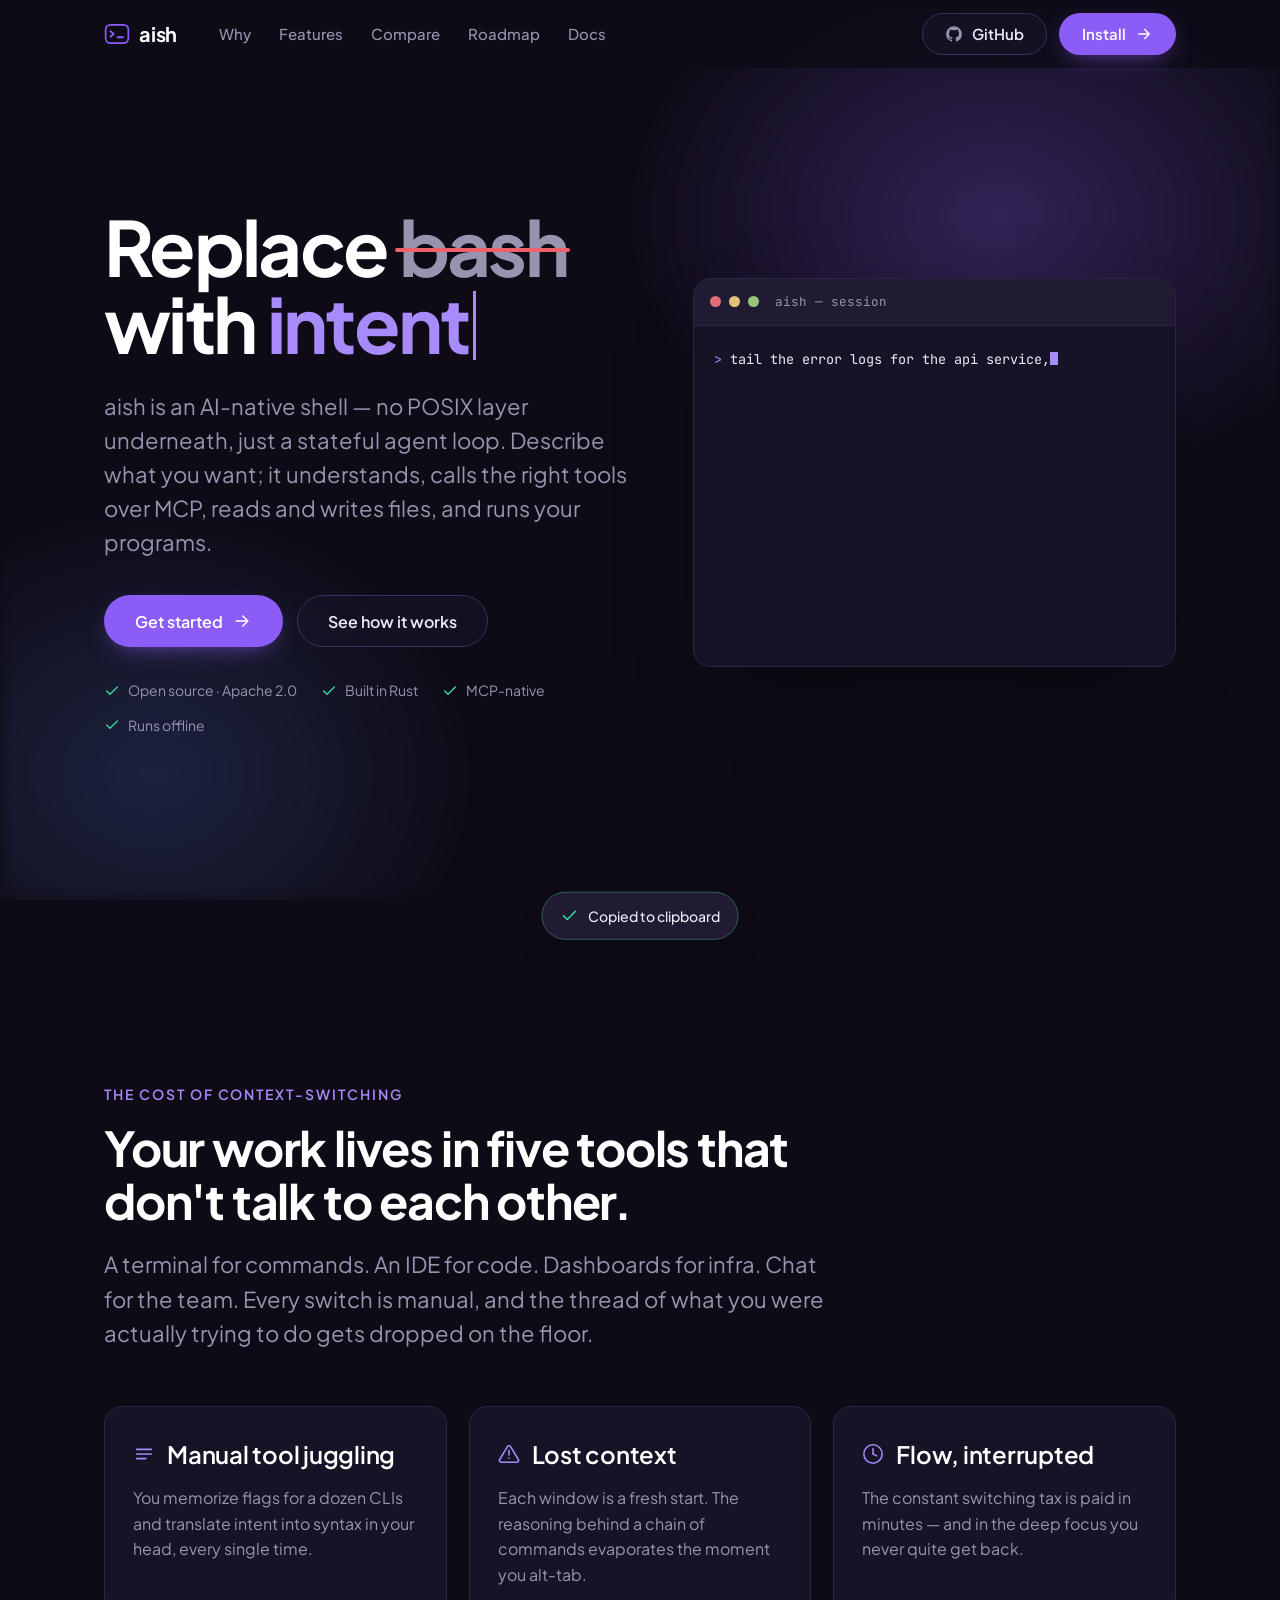
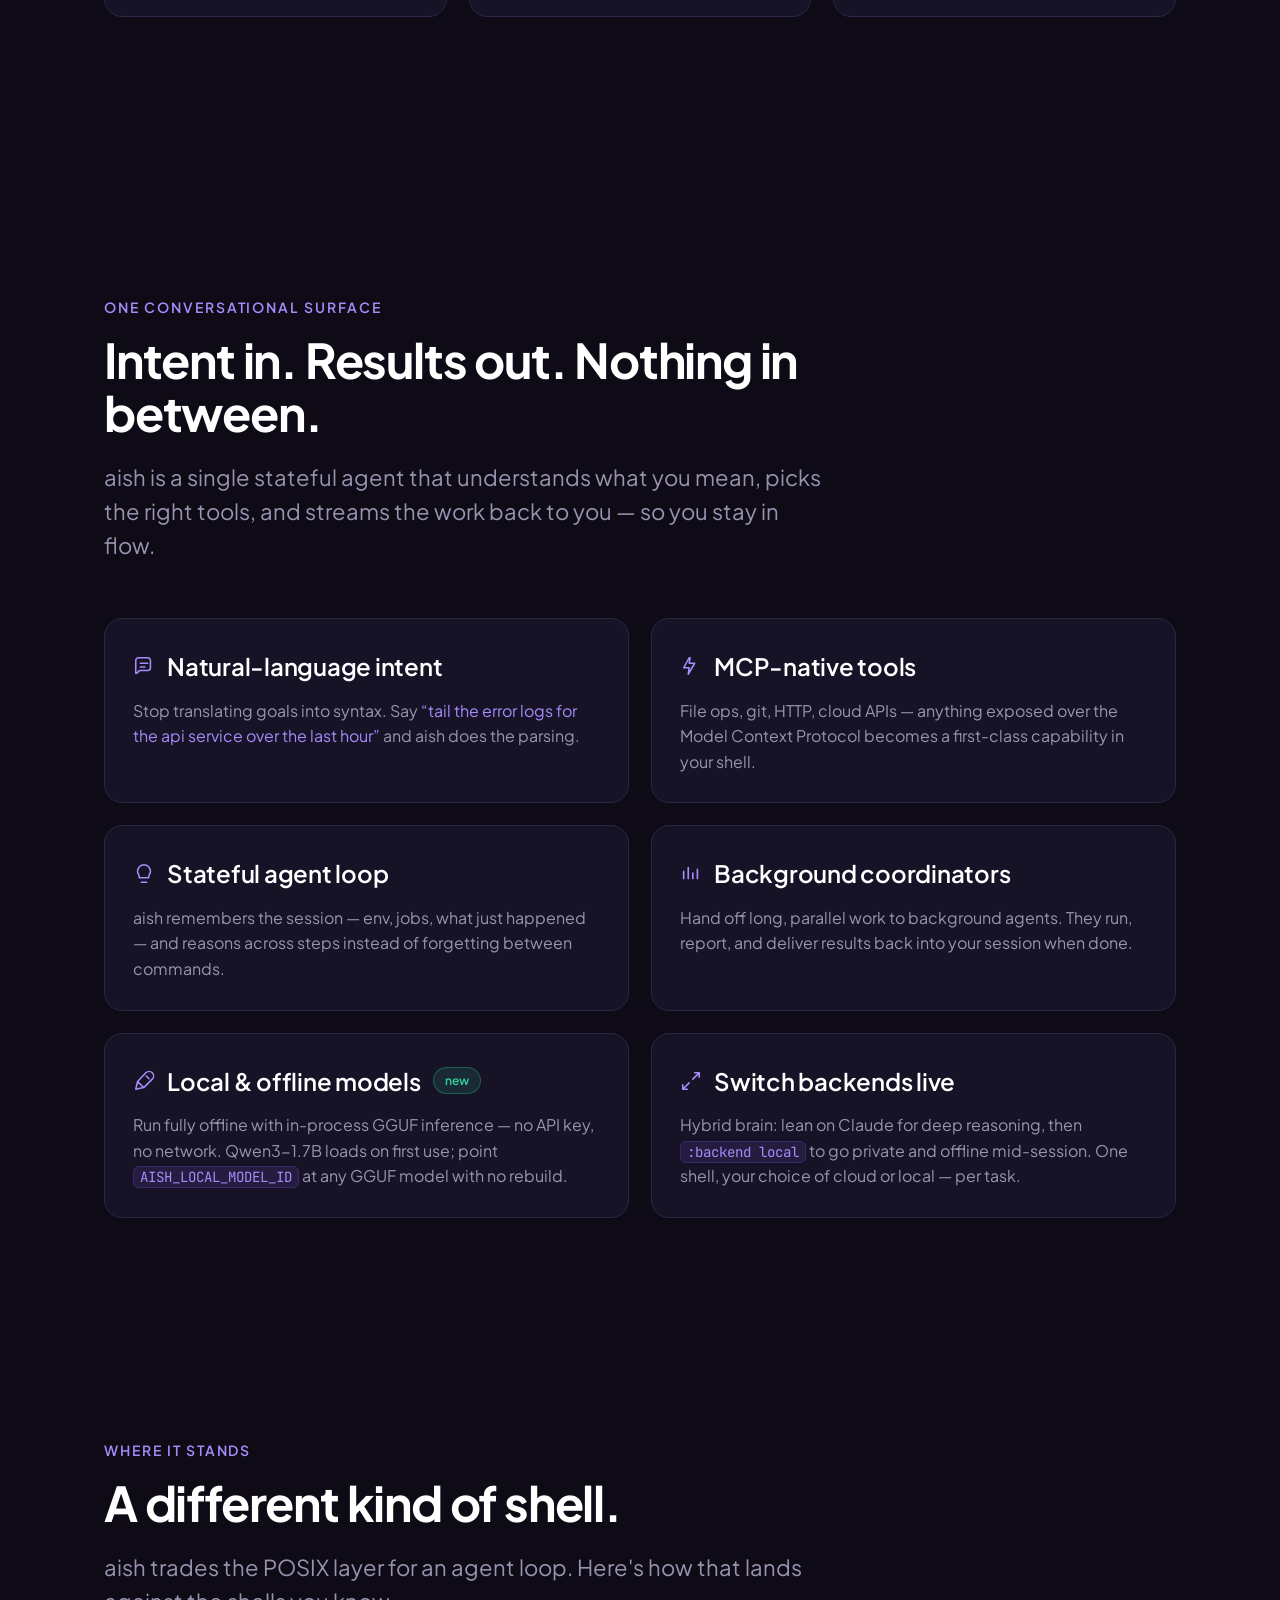
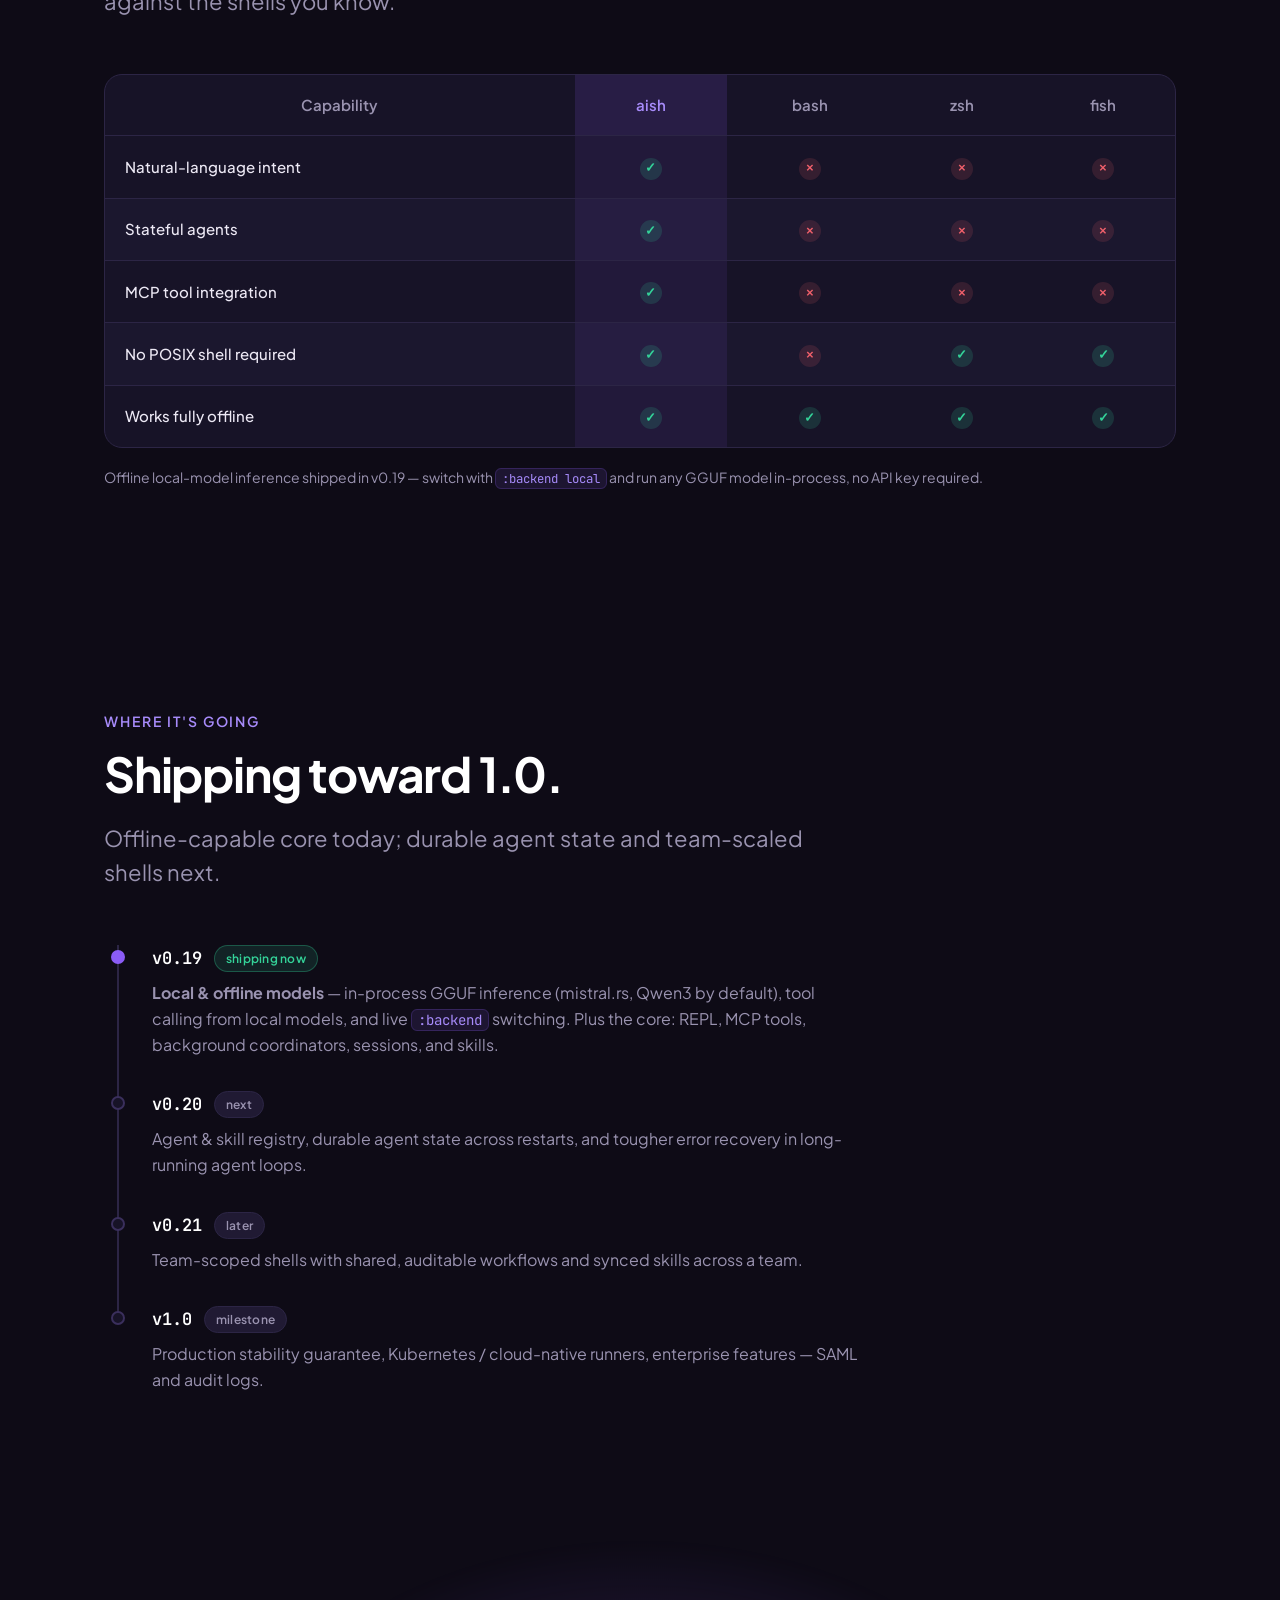
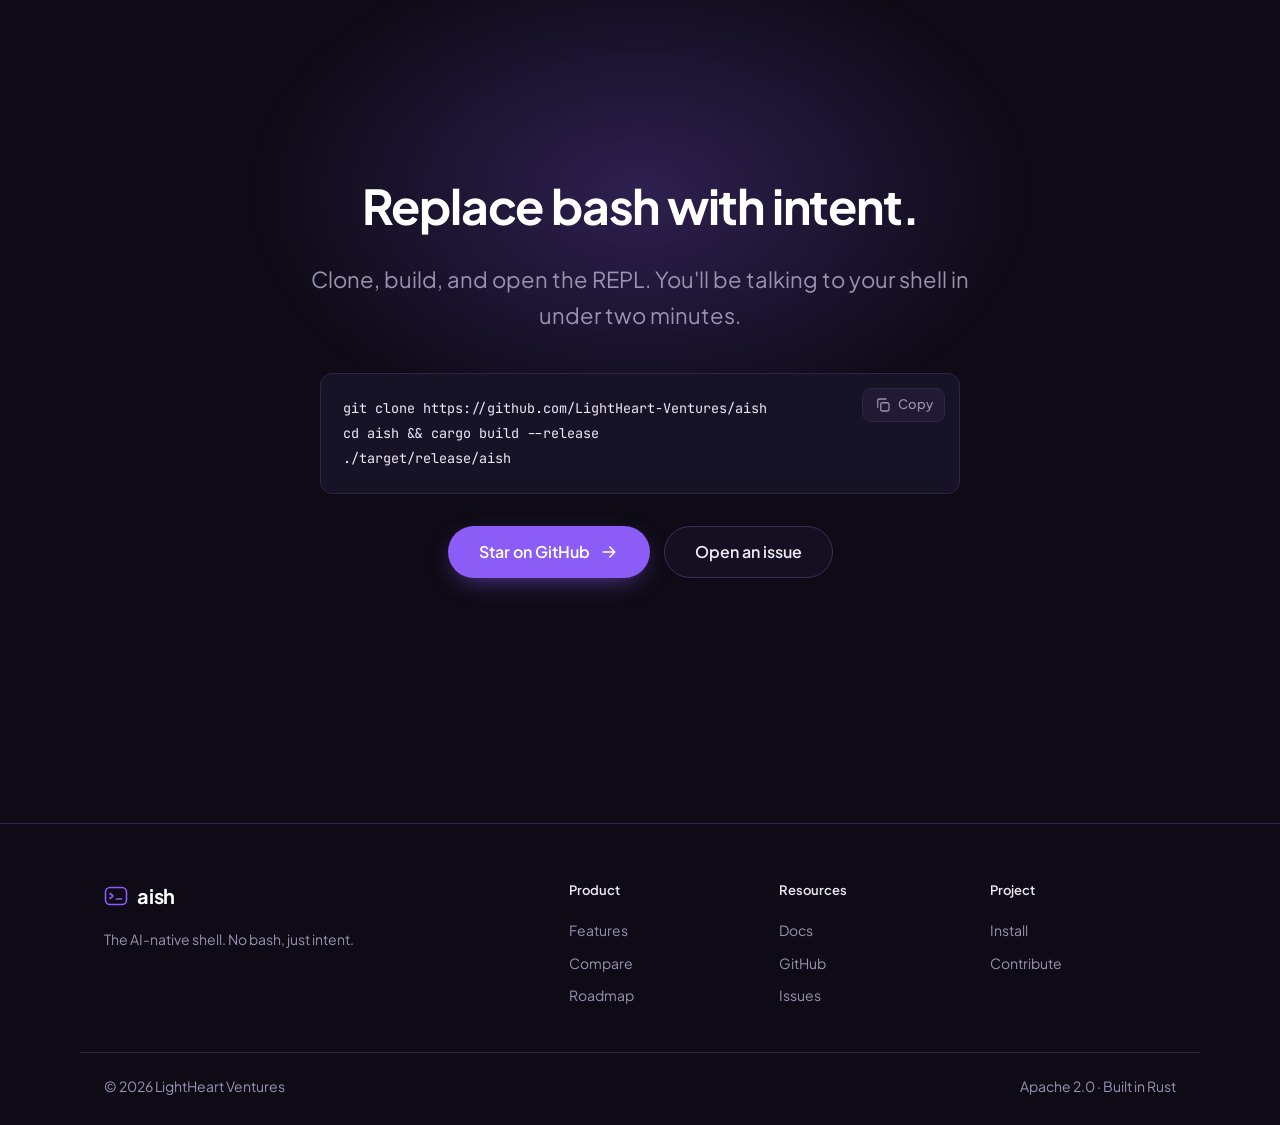
<file: site/index.html>
<!DOCTYPE html>
<html lang="en">
<head>
  <meta charset="UTF-8" />
  <meta name="viewport" content="width=device-width, initial-scale=1.0, viewport-fit=cover" />
  <meta name="theme-color" content="#0E0B16" />
  <title>aish — The AI-native shell</title>
  <meta name="description" content="aish is an AI-native shell. No bash, just intent. Describe what you want; aish understands, delegates to tools via MCP, and streams results back — keeping you in flow." />

  <meta property="og:title" content="aish — The AI-native shell" />
  <meta property="og:description" content="Replace bash with intent. A stateful agent loop that understands you, manages tools via MCP, and runs your workflows — on Claude or fully offline with local models." />
  <meta property="og:type" content="website" />

  <link rel="preconnect" href="https://fonts.googleapis.com" />
  <link rel="preconnect" href="https://fonts.gstatic.com" crossorigin />
  <link href="https://fonts.googleapis.com/css2?family=Plus+Jakarta+Sans:wght@400;500;600;700&family=JetBrains+Mono:wght@400;500;600&display=swap" rel="stylesheet" />
  <link rel="stylesheet" href="styles.css" />
</head>
<body>
  <!-- ===================== NAV ===================== -->
  <header class="nav" id="nav">
    <div class="nav__inner">
      <a class="brand" href="#top" aria-label="aish home">
        <svg class="brand__mark" width="26" height="26" viewBox="0 0 24 24" fill="none" aria-hidden="true">
          <rect x="1.5" y="3.5" width="21" height="17" rx="4.5" stroke="currentColor" stroke-width="1.6"/>
          <path d="M6 9.5l3 2.5-3 2.5" stroke="currentColor" stroke-width="1.7" stroke-linecap="round" stroke-linejoin="round"/>
          <path d="M12.5 15h5" stroke="currentColor" stroke-width="1.7" stroke-linecap="round"/>
        </svg>
        <span class="brand__name">aish</span>
      </a>

      <nav class="nav__links" aria-label="Primary">
        <a href="#problem">Why</a>
        <a href="#features">Features</a>
        <a href="#compare">Compare</a>
        <a href="#roadmap">Roadmap</a>
        <a href="docs.html">Docs</a>
      </nav>

      <div class="nav__cta">
        <a class="btn btn--ghost" href="https://github.com/LightHeart-Ventures/aish" target="_blank" rel="noopener">
          <svg width="18" height="18" viewBox="0 0 24 24" fill="currentColor" aria-hidden="true"><path d="M12 1.5A10.5 10.5 0 0 0 1.5 12a10.5 10.5 0 0 0 7.18 9.96c.53.1.72-.23.72-.5v-1.9c-2.92.64-3.54-1.25-3.54-1.25-.48-1.22-1.17-1.54-1.17-1.54-.95-.65.07-.64.07-.64 1.06.08 1.62 1.09 1.62 1.09.94 1.6 2.46 1.14 3.06.87.1-.68.37-1.14.67-1.4-2.33-.27-4.78-1.17-4.78-5.2 0-1.15.41-2.08 1.08-2.82-.11-.27-.47-1.34.1-2.78 0 0 .88-.28 2.88 1.07a9.9 9.9 0 0 1 5.24 0c2-1.35 2.88-1.07 2.88-1.07.57 1.44.21 2.51.1 2.78.68.74 1.08 1.67 1.08 2.82 0 4.04-2.46 4.92-4.8 5.18.38.33.71.97.71 1.96v2.9c0 .28.19.61.73.5A10.5 10.5 0 0 0 22.5 12 10.5 10.5 0 0 0 12 1.5Z"/></svg>
          <span>GitHub</span>
        </a>
        <a class="btn btn--primary" href="#install">
          <span class="btn__label">Install</span>
          <svg class="btn__arrow" width="18" height="18" viewBox="0 0 24 24" fill="none" aria-hidden="true"><path d="M5 12h14M13 6l6 6-6 6" stroke="currentColor" stroke-width="1.9" stroke-linecap="round" stroke-linejoin="round"/></svg>
        </a>
      </div>
    </div>
  </header>

  <main id="top">
    <!-- ===================== HERO ===================== -->
    <section class="hero" id="hero">
      <div class="hero__glow" aria-hidden="true"></div>
      <div class="hero__inner section__content">
        <div class="hero__copy reveal">
          <h1 class="hero__title">
            Replace <span class="strike">bash</span> with
            <span class="accent">intent<span class="caret" aria-hidden="true"></span></span>
          </h1>
          <p class="hero__lead">
            aish is an AI-native shell — no POSIX layer underneath, just a stateful
            agent loop. Describe what you want; it understands, calls the right tools
            over MCP, reads and writes files, and runs your programs.
          </p>
          <div class="hero__actions">
            <a class="btn btn--primary btn--lg" href="#install">
              <span class="btn__label">Get started</span>
              <svg class="btn__arrow" width="20" height="20" viewBox="0 0 24 24" fill="none" aria-hidden="true"><path d="M5 12h14M13 6l6 6-6 6" stroke="currentColor" stroke-width="1.9" stroke-linecap="round" stroke-linejoin="round"/></svg>
            </a>
            <a class="btn btn--ghost btn--lg" href="#features">
              <span class="btn__label">See how it works</span>
            </a>
          </div>
          <ul class="hero__meta">
            <li>
              <svg width="16" height="16" viewBox="0 0 24 24" fill="none" aria-hidden="true"><path d="M20 6 9 17l-5-5" stroke="currentColor" stroke-width="2.2" stroke-linecap="round" stroke-linejoin="round"/></svg>
              Open source · Apache 2.0
            </li>
            <li>
              <svg width="16" height="16" viewBox="0 0 24 24" fill="none" aria-hidden="true"><path d="M20 6 9 17l-5-5" stroke="currentColor" stroke-width="2.2" stroke-linecap="round" stroke-linejoin="round"/></svg>
              Built in Rust
            </li>
            <li>
              <svg width="16" height="16" viewBox="0 0 24 24" fill="none" aria-hidden="true"><path d="M20 6 9 17l-5-5" stroke="currentColor" stroke-width="2.2" stroke-linecap="round" stroke-linejoin="round"/></svg>
              MCP-native
            </li>
            <li>
              <svg width="16" height="16" viewBox="0 0 24 24" fill="none" aria-hidden="true"><path d="M20 6 9 17l-5-5" stroke="currentColor" stroke-width="2.2" stroke-linecap="round" stroke-linejoin="round"/></svg>
              Runs offline
            </li>
          </ul>
        </div>

        <!-- Terminal demo -->
        <div class="terminal reveal" aria-hidden="true">
          <div class="terminal__bar">
            <span class="terminal__dot"></span>
            <span class="terminal__dot"></span>
            <span class="terminal__dot"></span>
            <span class="terminal__title">aish — session</span>
          </div>
          <pre class="terminal__body" id="term"></pre>
        </div>
      </div>
    </section>

    <!-- ===================== PROBLEM ===================== -->
    <section class="section problem" id="problem">
      <div class="section__content">
        <div class="section__head reveal">
          <p class="eyebrow">The cost of context-switching</p>
          <h2 class="section__title">Your work lives in five tools that don't talk to each other.</h2>
          <p class="section__lead">
            A terminal for commands. An IDE for code. Dashboards for infra. Chat for
            the team. Every switch is manual, and the thread of what you were
            actually trying to do gets dropped on the floor.
          </p>
        </div>

        <div class="grid grid--3 reveal-group">
          <article class="card reveal">
            <h3 class="card__title">
              <svg class="card__icon" width="22" height="22" viewBox="0 0 24 24" fill="none" aria-hidden="true"><path d="M4 7h16M4 12h16M4 17h10" stroke="currentColor" stroke-width="1.8" stroke-linecap="round"/></svg>
              Manual tool juggling
            </h3>
            <p>You memorize flags for a dozen CLIs and translate intent into syntax in your head, every single time.</p>
          </article>
          <article class="card reveal">
            <h3 class="card__title">
              <svg class="card__icon" width="22" height="22" viewBox="0 0 24 24" fill="none" aria-hidden="true"><path d="M12 8v5m0 3.5h.01M10.3 3.86 1.82 18a2 2 0 0 0 1.71 3h16.94a2 2 0 0 0 1.71-3L13.7 3.86a2 2 0 0 0-3.42 0Z" stroke="currentColor" stroke-width="1.7" stroke-linecap="round" stroke-linejoin="round"/></svg>
              Lost context
            </h3>
            <p>Each window is a fresh start. The reasoning behind a chain of commands evaporates the moment you alt-tab.</p>
          </article>
          <article class="card reveal">
            <h3 class="card__title">
              <svg class="card__icon" width="22" height="22" viewBox="0 0 24 24" fill="none" aria-hidden="true"><path d="M12 6v6l4 2m6-2a10 10 0 1 1-20 0 10 10 0 0 1 20 0Z" stroke="currentColor" stroke-width="1.7" stroke-linecap="round" stroke-linejoin="round"/></svg>
              Flow, interrupted
            </h3>
            <p>The constant switching tax is paid in minutes — and in the deep focus you never quite get back.</p>
          </article>
        </div>
      </div>
    </section>

    <!-- ===================== FEATURES ===================== -->
    <section class="section features" id="features">
      <div class="section__content">
        <div class="section__head reveal">
          <p class="eyebrow">One conversational surface</p>
          <h2 class="section__title">Intent in. Results out. Nothing in between.</h2>
          <p class="section__lead">
            aish is a single stateful agent that understands what you mean, picks the
            right tools, and streams the work back to you — so you stay in flow.
          </p>
        </div>

        <div class="grid grid--2 reveal-group">
          <article class="card card--feature reveal">
            <h3 class="card__title">
              <svg class="card__icon" width="22" height="22" viewBox="0 0 24 24" fill="none" aria-hidden="true"><path d="M8 9h8M8 13h5m-9 7 3-3h9a3 3 0 0 0 3-3V6a3 3 0 0 0-3-3H6a3 3 0 0 0-3 3v14Z" stroke="currentColor" stroke-width="1.7" stroke-linecap="round" stroke-linejoin="round"/></svg>
              Natural-language intent
            </h3>
            <p>Stop translating goals into syntax. Say <em>“tail the error logs for the api service over the last hour”</em> and aish does the parsing.</p>
          </article>
          <article class="card card--feature reveal">
            <h3 class="card__title">
              <svg class="card__icon" width="22" height="22" viewBox="0 0 24 24" fill="none" aria-hidden="true"><path d="M10 3 4 14h6l-1 7 7-12h-6l1-6Z" stroke="currentColor" stroke-width="1.7" stroke-linecap="round" stroke-linejoin="round"/></svg>
              MCP-native tools
            </h3>
            <p>File ops, git, HTTP, cloud APIs — anything exposed over the Model Context Protocol becomes a first-class capability in your shell.</p>
          </article>
          <article class="card card--feature reveal">
            <h3 class="card__title">
              <svg class="card__icon" width="22" height="22" viewBox="0 0 24 24" fill="none" aria-hidden="true"><path d="M12 2a7 7 0 0 0-7 7c0 3 2 4 2 7h10c0-3 2-4 2-7a7 7 0 0 0-7-7ZM9 21h6" stroke="currentColor" stroke-width="1.7" stroke-linecap="round" stroke-linejoin="round"/></svg>
              Stateful agent loop
            </h3>
            <p>aish remembers the session — env, jobs, what just happened — and reasons across steps instead of forgetting between commands.</p>
          </article>
          <article class="card card--feature reveal">
            <h3 class="card__title">
              <svg class="card__icon" width="22" height="22" viewBox="0 0 24 24" fill="none" aria-hidden="true"><path d="M4 17V9m5 8V5m5 12v-6m5 6V7" stroke="currentColor" stroke-width="1.8" stroke-linecap="round"/></svg>
              Background coordinators
            </h3>
            <p>Hand off long, parallel work to background agents. They run, report, and deliver results back into your session when done.</p>
          </article>
          <article class="card card--feature reveal">
            <h3 class="card__title">
              <svg class="card__icon" width="22" height="22" viewBox="0 0 24 24" fill="none" aria-hidden="true"><path d="M5 12.5 3 21l8.5-2M5 12.5 14 3a4.5 4.5 0 0 1 7 7l-9 9M5 12.5l6.5 6.5M14.5 6.5l3 3" stroke="currentColor" stroke-width="1.7" stroke-linecap="round" stroke-linejoin="round"/></svg>
              Local &amp; offline models <span class="chip chip--live">new</span>
            </h3>
            <p>Run fully offline with in-process GGUF inference — no API key, no network. Qwen3-1.7B loads on first use; point <code>AISH_LOCAL_MODEL_ID</code> at any GGUF model with no rebuild.</p>
          </article>
          <article class="card card--feature reveal">
            <h3 class="card__title">
              <svg class="card__icon" width="22" height="22" viewBox="0 0 24 24" fill="none" aria-hidden="true"><path d="M16 3h5v5M21 3l-7 7M8 21H3v-5M3 21l7-7" stroke="currentColor" stroke-width="1.7" stroke-linecap="round" stroke-linejoin="round"/></svg>
              Switch backends live
            </h3>
            <p>Hybrid brain: lean on Claude for deep reasoning, then <code>:backend local</code> to go private and offline mid-session. One shell, your choice of cloud or local — per task.</p>
          </article>
        </div>
      </div>
    </section>

    <!-- ===================== COMPARE ===================== -->
    <section class="section compare" id="compare">
      <div class="section__content">
        <div class="section__head reveal">
          <p class="eyebrow">Where it stands</p>
          <h2 class="section__title">A different kind of shell.</h2>
          <p class="section__lead">aish trades the POSIX layer for an agent loop. Here's how that lands against the shells you know.</p>
        </div>

        <div class="table-wrap reveal">
          <table class="ctable">
            <thead>
              <tr>
                <th scope="col" class="ctable__feature">Capability</th>
                <th scope="col" class="ctable__aish">aish</th>
                <th scope="col">bash</th>
                <th scope="col">zsh</th>
                <th scope="col">fish</th>
              </tr>
            </thead>
            <tbody>
              <tr>
                <th scope="row">Natural-language intent</th>
                <td class="ctable__aish"><span class="mark mark--ok" data-l="yes"></span></td>
                <td><span class="mark mark--no" data-l="no"></span></td>
                <td><span class="mark mark--no" data-l="no"></span></td>
                <td><span class="mark mark--no" data-l="no"></span></td>
              </tr>
              <tr>
                <th scope="row">Stateful agents</th>
                <td class="ctable__aish"><span class="mark mark--ok" data-l="yes"></span></td>
                <td><span class="mark mark--no" data-l="no"></span></td>
                <td><span class="mark mark--no" data-l="no"></span></td>
                <td><span class="mark mark--no" data-l="no"></span></td>
              </tr>
              <tr>
                <th scope="row">MCP tool integration</th>
                <td class="ctable__aish"><span class="mark mark--ok" data-l="yes"></span></td>
                <td><span class="mark mark--no" data-l="no"></span></td>
                <td><span class="mark mark--no" data-l="no"></span></td>
                <td><span class="mark mark--no" data-l="no"></span></td>
              </tr>
              <tr>
                <th scope="row">No POSIX shell required</th>
                <td class="ctable__aish"><span class="mark mark--ok" data-l="yes"></span></td>
                <td><span class="mark mark--no" data-l="no"></span></td>
                <td><span class="mark mark--ok" data-l="yes"></span></td>
                <td><span class="mark mark--ok" data-l="yes"></span></td>
              </tr>
              <tr>
                <th scope="row">Works fully offline</th>
                <td class="ctable__aish"><span class="mark mark--ok" data-l="yes"></span></td>
                <td><span class="mark mark--ok" data-l="yes"></span></td>
                <td><span class="mark mark--ok" data-l="yes"></span></td>
                <td><span class="mark mark--ok" data-l="yes"></span></td>
              </tr>
            </tbody>
          </table>
        </div>
        <p class="compare__note reveal">Offline local-model inference shipped in v0.19 — switch with <code>:backend local</code> and run any GGUF model in-process, no API key required.</p>
      </div>
    </section>

    <!-- ===================== ROADMAP ===================== -->
    <section class="section roadmap" id="roadmap">
      <div class="section__content">
        <div class="section__head reveal">
          <p class="eyebrow">Where it's going</p>
          <h2 class="section__title">Shipping toward 1.0.</h2>
          <p class="section__lead">Offline-capable core today; durable agent state and team-scaled shells next.</p>
        </div>

        <ol class="timeline reveal-group">
          <li class="timeline__item timeline__item--now reveal">
            <div class="timeline__rail"><span class="timeline__node"></span></div>
            <div class="timeline__body">
              <p class="timeline__ver">v0.19 <span class="chip chip--live">shipping now</span></p>
              <p class="timeline__desc"><strong>Local &amp; offline models</strong> — in-process GGUF inference (mistral.rs, Qwen3 by default), tool calling from local models, and live <code>:backend</code> switching. Plus the core: REPL, MCP tools, background coordinators, sessions, and skills.</p>
            </div>
          </li>
          <li class="timeline__item reveal">
            <div class="timeline__rail"><span class="timeline__node"></span></div>
            <div class="timeline__body">
              <p class="timeline__ver">v0.20 <span class="chip">next</span></p>
              <p class="timeline__desc">Agent &amp; skill registry, durable agent state across restarts, and tougher error recovery in long-running agent loops.</p>
            </div>
          </li>
          <li class="timeline__item reveal">
            <div class="timeline__rail"><span class="timeline__node"></span></div>
            <div class="timeline__body">
              <p class="timeline__ver">v0.21 <span class="chip">later</span></p>
              <p class="timeline__desc">Team-scoped shells with shared, auditable workflows and synced skills across a team.</p>
            </div>
          </li>
          <li class="timeline__item reveal">
            <div class="timeline__rail"><span class="timeline__node"></span></div>
            <div class="timeline__body">
              <p class="timeline__ver">v1.0 <span class="chip">milestone</span></p>
              <p class="timeline__desc">Production stability guarantee, Kubernetes / cloud-native runners, enterprise features — SAML and audit logs.</p>
            </div>
          </li>
        </ol>
      </div>
    </section>

    <!-- ===================== INSTALL / CTA ===================== -->
    <section class="section cta" id="install">
      <div class="cta__glow" aria-hidden="true"></div>
      <div class="section__content cta__content reveal">
        <h2 class="cta__title">Replace bash with intent.</h2>
        <p class="cta__lead">Clone, build, and open the REPL. You'll be talking to your shell in under two minutes.</p>

        <div class="codeblock">
          <code class="codeblock__code" id="install-code">git clone https://github.com/LightHeart-Ventures/aish
cd aish &amp;&amp; cargo build --release
./target/release/aish</code>
          <button class="codeblock__copy" id="copyBtn" type="button" aria-label="Copy install commands">
            <svg class="copy-ico" width="18" height="18" viewBox="0 0 24 24" fill="none" aria-hidden="true"><rect x="9" y="9" width="11" height="11" rx="2.5" stroke="currentColor" stroke-width="1.7"/><path d="M5 15V6a2 2 0 0 1 2-2h9" stroke="currentColor" stroke-width="1.7" stroke-linecap="round"/></svg>
            <span class="copy-label">Copy</span>
          </button>
        </div>

        <div class="cta__actions">
          <a class="btn btn--primary btn--lg" href="https://github.com/LightHeart-Ventures/aish" target="_blank" rel="noopener">
            <span class="btn__label">Star on GitHub</span>
            <svg class="btn__arrow" width="20" height="20" viewBox="0 0 24 24" fill="none" aria-hidden="true"><path d="M5 12h14M13 6l6 6-6 6" stroke="currentColor" stroke-width="1.9" stroke-linecap="round" stroke-linejoin="round"/></svg>
          </a>
          <a class="btn btn--ghost btn--lg" href="https://github.com/LightHeart-Ventures/aish/issues" target="_blank" rel="noopener">
            <span class="btn__label">Open an issue</span>
          </a>
        </div>
      </div>
    </section>
  </main>

  <!-- ===================== FOOTER ===================== -->
  <footer class="footer">
    <div class="section__content footer__inner">
      <div class="footer__brand">
        <a class="brand" href="#top" aria-label="aish home">
          <svg class="brand__mark" width="24" height="24" viewBox="0 0 24 24" fill="none" aria-hidden="true">
            <rect x="1.5" y="3.5" width="21" height="17" rx="4.5" stroke="currentColor" stroke-width="1.6"/>
            <path d="M6 9.5l3 2.5-3 2.5" stroke="currentColor" stroke-width="1.7" stroke-linecap="round" stroke-linejoin="round"/>
            <path d="M12.5 15h5" stroke="currentColor" stroke-width="1.7" stroke-linecap="round"/>
          </svg>
          <span class="brand__name">aish</span>
        </a>
        <p class="footer__tag">The AI-native shell. No bash, just intent.</p>
      </div>

      <nav class="footer__cols" aria-label="Footer">
        <div class="footer__col">
          <p class="footer__h">Product</p>
          <a href="#features">Features</a>
          <a href="#compare">Compare</a>
          <a href="#roadmap">Roadmap</a>
        </div>
        <div class="footer__col">
          <p class="footer__h">Resources</p>
          <a href="docs.html">Docs</a>
          <a href="https://github.com/LightHeart-Ventures/aish" target="_blank" rel="noopener">GitHub</a>
          <a href="https://github.com/LightHeart-Ventures/aish/issues" target="_blank" rel="noopener">Issues</a>
        </div>
        <div class="footer__col">
          <p class="footer__h">Project</p>
          <a href="#install">Install</a>
          <a href="https://github.com/LightHeart-Ventures/aish" target="_blank" rel="noopener">Contribute</a>
        </div>
      </nav>
    </div>
    <div class="section__content footer__bar">
      <span>© <span id="yr"></span> LightHeart Ventures</span>
      <span>Apache 2.0 · Built in Rust</span>
    </div>
  </footer>

  <!-- copy toast -->
  <div class="toast" id="toast" role="status" aria-live="polite">
    <svg width="18" height="18" viewBox="0 0 24 24" fill="none" aria-hidden="true"><path d="M20 6 9 17l-5-5" stroke="currentColor" stroke-width="2.2" stroke-linecap="round" stroke-linejoin="round"/></svg>
    <span>Copied to clipboard</span>
  </div>

  <script src="app.js"></script>
</body>
</html>
</file>
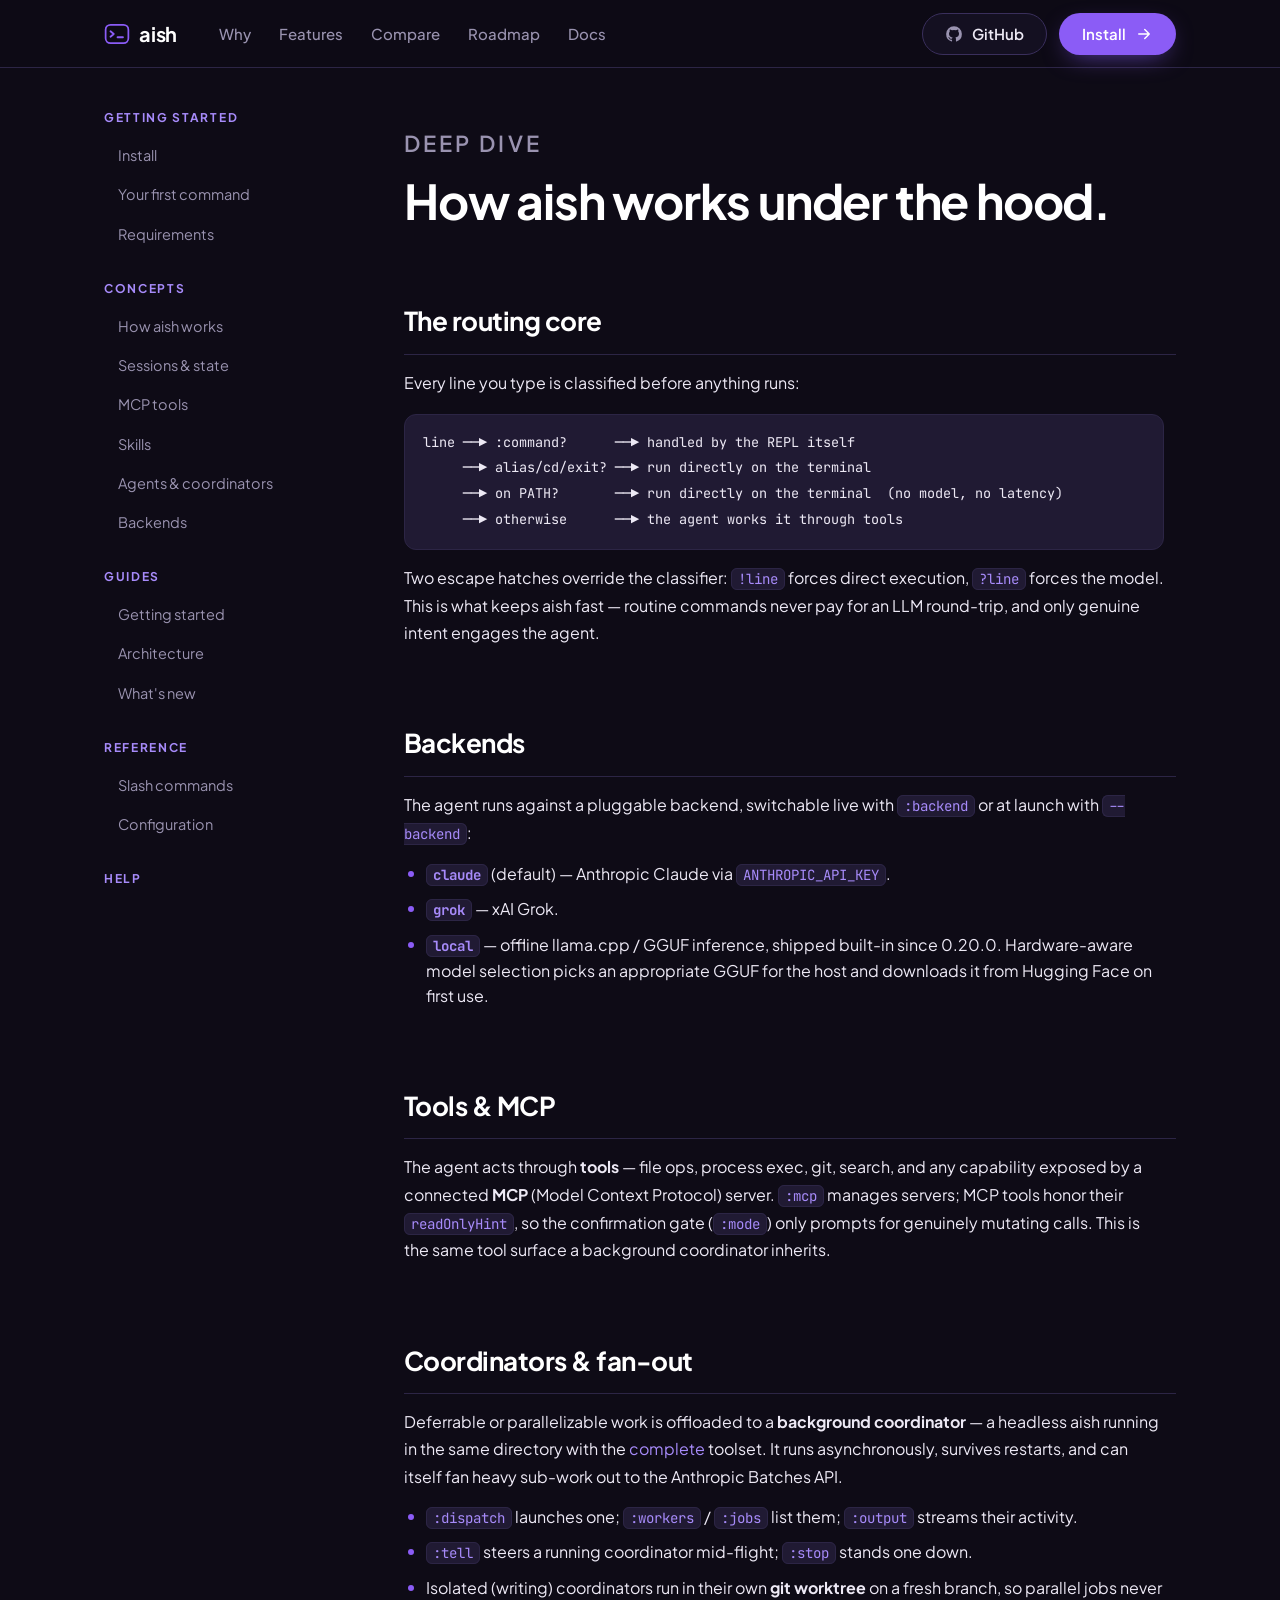
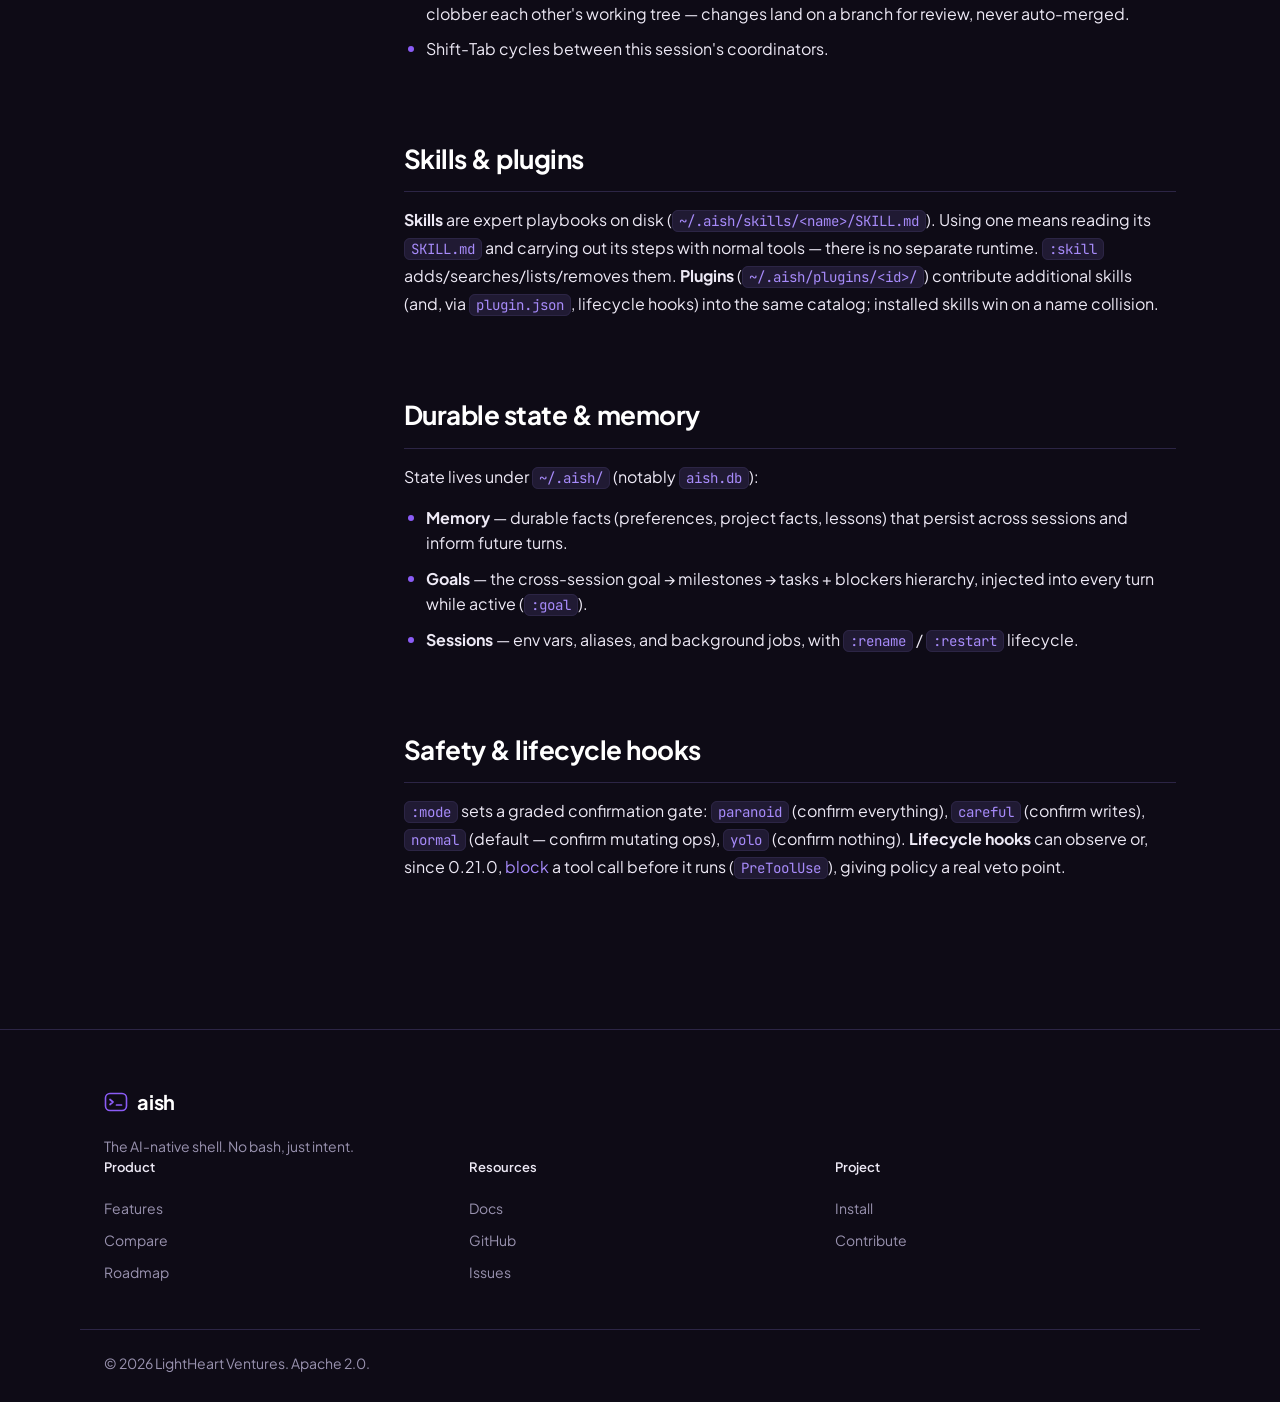
<file: site/architecture.html>
<!DOCTYPE html>
<html lang="en">
<head>
  <meta charset="UTF-8" />
  <meta name="viewport" content="width=device-width, initial-scale=1.0, viewport-fit=cover" />
  <meta name="theme-color" content="#0E0B16" />
  <title>Architecture — aish, the AI-native shell</title>
  <meta name="description" content="Deep dive into aish architecture: routing core, backends, MCP tools, coordinators, skills, memory, and safety gates." />

  <meta property="og:title" content="Architecture — aish Docs" />
  <meta property="og:description" content="How aish works under the hood: routing, backends, MCP, coordinators, skills, and durable state." />
  <meta property="og:type" content="website" />

  <link rel="preconnect" href="https://fonts.googleapis.com" />
  <link rel="preconnect" href="https://fonts.gstatic.com" crossorigin />
  <link href="https://fonts.googleapis.com/css2?family=Plus+Jakarta+Sans:wght@400;500;600;700&family=JetBrains+Mono:wght@400;500;600&display=swap" rel="stylesheet" />
  <link rel="stylesheet" href="styles.css" />
  <link rel="stylesheet" href="docs.css" />
</head>
<body>
  <!-- ===================== NAV ===================== -->
  <header class="nav is-scrolled" id="nav">
    <div class="nav__inner">
      <a class="brand" href="index.html#top" aria-label="aish home">
        <svg class="brand__mark" width="26" height="26" viewBox="0 0 24 24" fill="none" aria-hidden="true">
          <rect x="1.5" y="3.5" width="21" height="17" rx="4.5" stroke="currentColor" stroke-width="1.6"/>
          <path d="M6 9.5l3 2.5-3 2.5" stroke="currentColor" stroke-width="1.7" stroke-linecap="round" stroke-linejoin="round"/>
          <path d="M12.5 15h5" stroke="currentColor" stroke-width="1.7" stroke-linecap="round"/>
        </svg>
        <span class="brand__name">aish</span>
      </a>

      <nav class="nav__links" aria-label="Primary">
        <a href="index.html#problem">Why</a>
        <a href="index.html#features">Features</a>
        <a href="index.html#compare">Compare</a>
        <a href="index.html#roadmap">Roadmap</a>
        <a href="docs.html">Docs</a>
      </nav>

      <div class="nav__cta">
        <a class="btn btn--ghost" href="https://github.com/LightHeart-Ventures/aish" target="_blank" rel="noopener">
          <svg width="18" height="18" viewBox="0 0 24 24" fill="currentColor" aria-hidden="true"><path d="M12 1.5A10.5 10.5 0 0 0 1.5 12a10.5 10.5 0 0 0 7.18 9.96c.53.1.72-.23.72-.5v-1.9c-2.92.64-3.54-1.25-3.54-1.25-.48-1.22-1.17-1.54-1.17-1.54-.95-.65.07-.64.07-.64 1.06.08 1.62 1.09 1.62 1.09.94 1.6 2.46 1.14 3.06.87.1-.68.37-1.14.67-1.4-2.33-.27-4.78-1.17-4.78-5.2 0-1.15.41-2.08 1.08-2.82-.11-.27-.47-1.34.1-2.78 0 0 .88-.28 2.88 1.07a9.9 9.9 0 0 1 5.24 0c2-1.35 2.88-1.07 2.88-1.07.57 1.44.21 2.51.1 2.78.68.74 1.08 1.67 1.08 2.82 0 4.04-2.46 4.92-4.8 5.18.38.33.71.97.71 1.96v2.9c0 .28.19.61.73.5A10.5 10.5 0 0 0 22.5 12 10.5 10.5 0 0 0 12 1.5Z"/></svg>
          <span>GitHub</span>
        </a>
        <a class="btn btn--primary" href="index.html#install">
          <span class="btn__label">Install</span>
          <svg class="btn__arrow" width="18" height="18" viewBox="0 0 24 24" fill="none" aria-hidden="true"><path d="M5 12h14M13 6l6 6-6 6" stroke="currentColor" stroke-width="1.9" stroke-linecap="round" stroke-linejoin="round"/></svg>
        </a>
      </div>
    </div>
  </header>

  <!-- ===================== DOCS ===================== -->
  <main class="docs" id="top">
    <!-- sidebar -->
    <aside class="docs__side">
      <nav class="docs-nav" aria-label="Documentation">
        <div class="docs-nav__group">
          <p class="docs-nav__h">Getting started</p>
          <div class="docs-nav__list">
            <a href="docs.html#install">Install</a>
            <a href="docs.html#first-command">Your first command</a>
            <a href="docs.html#requirements">Requirements</a>
          </div>
        </div>
        <div class="docs-nav__group">
          <p class="docs-nav__h">Concepts</p>
          <div class="docs-nav__list">
            <a href="docs.html#how-it-works">How aish works</a>
            <a href="docs.html#sessions">Sessions &amp; state</a>
            <a href="docs.html#mcp">MCP tools</a>
            <a href="docs.html#skills">Skills</a>
            <a href="docs.html#agents">Agents &amp; coordinators</a>
            <a href="docs.html#backends">Backends</a>
          </div>
        </div>
        <div class="docs-nav__group">
          <p class="docs-nav__h">Guides</p>
          <div class="docs-nav__list">
            <a href="getting-started.html">Getting started</a>
            <a href="architecture.html" aria-current="page">Architecture</a>
            <a href="whats-new.html">What's new</a>
          </div>
        </div>
        <div class="docs-nav__group">
          <p class="docs-nav__h">Reference</p>
          <div class="docs-nav__list">
            <a href="commands.html">Slash commands</a>
            <a href="configuration.html">Configuration</a>
          </div>
        </div>
        <div class="docs-nav__group">
          <p class="docs-nav__h">Help</p>
          <div class="docs-nav__list">
            <a href="docs.html#troubleshooting">Troubleshooting</a>
            <a href="https://github.com/LightHeart-Ventures/aish" target="_blank" rel="noopener">GitHub&nbsp;↗</a>
          </div>
        </div>
      </nav>
    </aside>

    <!-- content -->
    <div class="docs__main">
      <div class="docs__lede">
        <p class="eyebrow">Deep Dive</p>
        <h1>How aish works under the hood.</h1>
      </div>

      <section class="doc-section">
        <h2>The routing core</h2>
        <p>Every line you type is classified before anything runs:</p>
        <div class="doc-code"><pre><code>line ──▶ :command?      ──▶ handled by the REPL itself
     ──▶ alias/cd/exit? ──▶ run directly on the terminal
     ──▶ on PATH?       ──▶ run directly on the terminal  (no model, no latency)
     ──▶ otherwise      ──▶ the agent works it through tools</code></pre></div>
        <p>Two escape hatches override the classifier: <code>!line</code> forces direct execution, <code>?line</code> forces the model. This is what keeps aish fast — routine commands never pay for an LLM round-trip, and only genuine intent engages the agent.</p>
      </section>

      <section class="doc-section">
        <h2>Backends</h2>
        <p>The agent runs against a pluggable backend, switchable live with <code>:backend</code> or at launch with <code>--backend</code>:</p>
        <ul class="doc-list">
          <li><strong><code>claude</code></strong> (default) — Anthropic Claude via <code>ANTHROPIC_API_KEY</code>.</li>
          <li><strong><code>grok</code></strong> — xAI Grok.</li>
          <li><strong><code>local</code></strong> — offline llama.cpp / GGUF inference, shipped built-in since 0.20.0. Hardware-aware model selection picks an appropriate GGUF for the host and downloads it from Hugging Face on first use.</li>
        </ul>
      </section>

      <section class="doc-section">
        <h2>Tools &amp; MCP</h2>
        <p>The agent acts through <strong>tools</strong> — file ops, process exec, git, search, and any capability exposed by a connected <strong>MCP</strong> (Model Context Protocol) server. <code>:mcp</code> manages servers; MCP tools honor their <code>readOnlyHint</code>, so the confirmation gate (<code>:mode</code>) only prompts for genuinely mutating calls. This is the same tool surface a background coordinator inherits.</p>
      </section>

      <section class="doc-section">
        <h2>Coordinators &amp; fan-out</h2>
        <p>Deferrable or parallelizable work is offloaded to a <strong>background coordinator</strong> — a headless aish running in the same directory with the <em>complete</em> toolset. It runs asynchronously, survives restarts, and can itself fan heavy sub-work out to the Anthropic Batches API.</p>
        <ul class="doc-list">
          <li><code>:dispatch</code> launches one; <code>:workers</code> / <code>:jobs</code> list them; <code>:output</code> streams their activity.</li>
          <li><code>:tell</code> steers a running coordinator mid-flight; <code>:stop</code> stands one down.</li>
          <li>Isolated (writing) coordinators run in their own <strong>git worktree</strong> on a fresh branch, so parallel jobs never clobber each other's working tree — changes land on a branch for review, never auto-merged.</li>
          <li>Shift-Tab cycles between this session's coordinators.</li>
        </ul>
      </section>

      <section class="doc-section">
        <h2>Skills &amp; plugins</h2>
        <p><strong>Skills</strong> are expert playbooks on disk (<code>~/.aish/skills/&lt;name&gt;/SKILL.md</code>). Using one means reading its <code>SKILL.md</code> and carrying out its steps with normal tools — there is no separate runtime. <code>:skill</code> adds/searches/lists/removes them. <strong>Plugins</strong> (<code>~/.aish/plugins/&lt;id&gt;/</code>) contribute additional skills (and, via <code>plugin.json</code>, lifecycle hooks) into the same catalog; installed skills win on a name collision.</p>
      </section>

      <section class="doc-section">
        <h2>Durable state &amp; memory</h2>
        <p>State lives under <code>~/.aish/</code> (notably <code>aish.db</code>):</p>
        <ul class="doc-list">
          <li><strong>Memory</strong> — durable facts (preferences, project facts, lessons) that persist across sessions and inform future turns.</li>
          <li><strong>Goals</strong> — the cross-session goal → milestones → tasks + blockers hierarchy, injected into every turn while active (<code>:goal</code>).</li>
          <li><strong>Sessions</strong> — env vars, aliases, and background jobs, with <code>:rename</code> / <code>:restart</code> lifecycle.</li>
        </ul>
      </section>

      <section class="doc-section">
        <h2>Safety &amp; lifecycle hooks</h2>
        <p><code>:mode</code> sets a graded confirmation gate: <code>paranoid</code> (confirm everything), <code>careful</code> (confirm writes), <code>normal</code> (default — confirm mutating ops), <code>yolo</code> (confirm nothing). <strong>Lifecycle hooks</strong> can observe or, since 0.21.0, <em>block</em> a tool call before it runs (<code>PreToolUse</code>), giving policy a real veto point.</p>
      </section>
    </div>
  </main>

  <!-- ===================== FOOTER ===================== -->
  <footer class="footer">
    <div class="section__content">
      <div class="footer__brand">
        <a class="brand" href="index.html#top" aria-label="aish home">
          <svg class="brand__mark" width="24" height="24" viewBox="0 0 24 24" fill="none" aria-hidden="true">
            <rect x="1.5" y="3.5" width="21" height="17" rx="4.5" stroke="currentColor" stroke-width="1.6"/>
            <path d="M6 9.5l3 2.5-3 2.5" stroke="currentColor" stroke-width="1.7" stroke-linecap="round" stroke-linejoin="round"/>
            <path d="M12.5 15h5" stroke="currentColor" stroke-width="1.7" stroke-linecap="round"/>
          </svg>
          <span class="brand__name">aish</span>
        </a>
        <p class="footer__tag">The AI-native shell. No bash, just intent.</p>
      </div>

      <nav class="footer__cols" aria-label="Footer">
        <div class="footer__col">
          <p class="footer__h">Product</p>
          <a href="index.html#features">Features</a>
          <a href="index.html#compare">Compare</a>
          <a href="index.html#roadmap">Roadmap</a>
        </div>
        <div class="footer__col">
          <p class="footer__h">Resources</p>
          <a href="docs.html">Docs</a>
          <a href="https://github.com/LightHeart-Ventures/aish" target="_blank" rel="noopener">GitHub</a>
          <a href="https://github.com/LightHeart-Ventures/aish/issues" target="_blank" rel="noopener">Issues</a>
        </div>
        <div class="footer__col">
          <p class="footer__h">Project</p>
          <a href="index.html#install">Install</a>
          <a href="https://github.com/LightHeart-Ventures/aish" target="_blank" rel="noopener">Contribute</a>
        </div>
      </nav>
    </div>
    <div class="section__content footer__bar">
      <p>&copy; <span id="yr">2025</span> LightHeart Ventures. Apache 2.0.</p>
    </div>
  </footer>

  <script src="docs.js"></script>
</body>
</html>
</file>
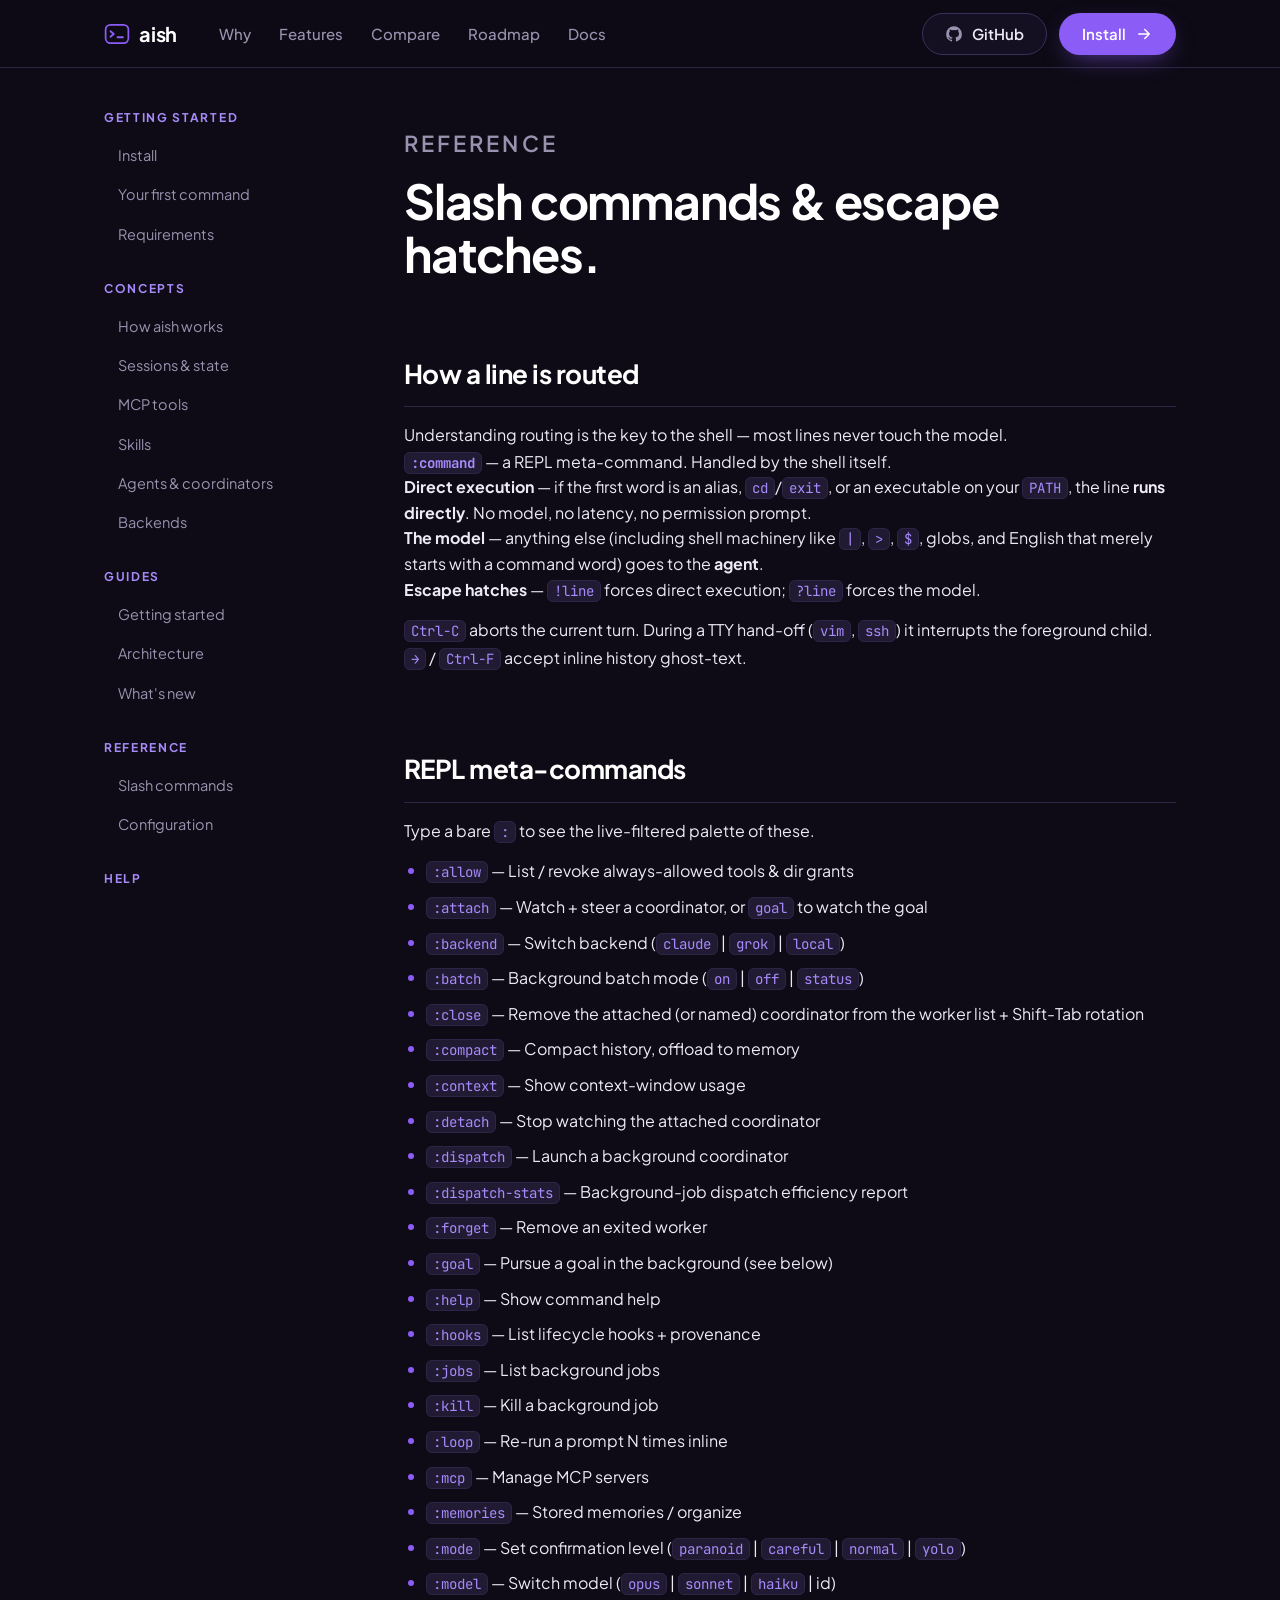
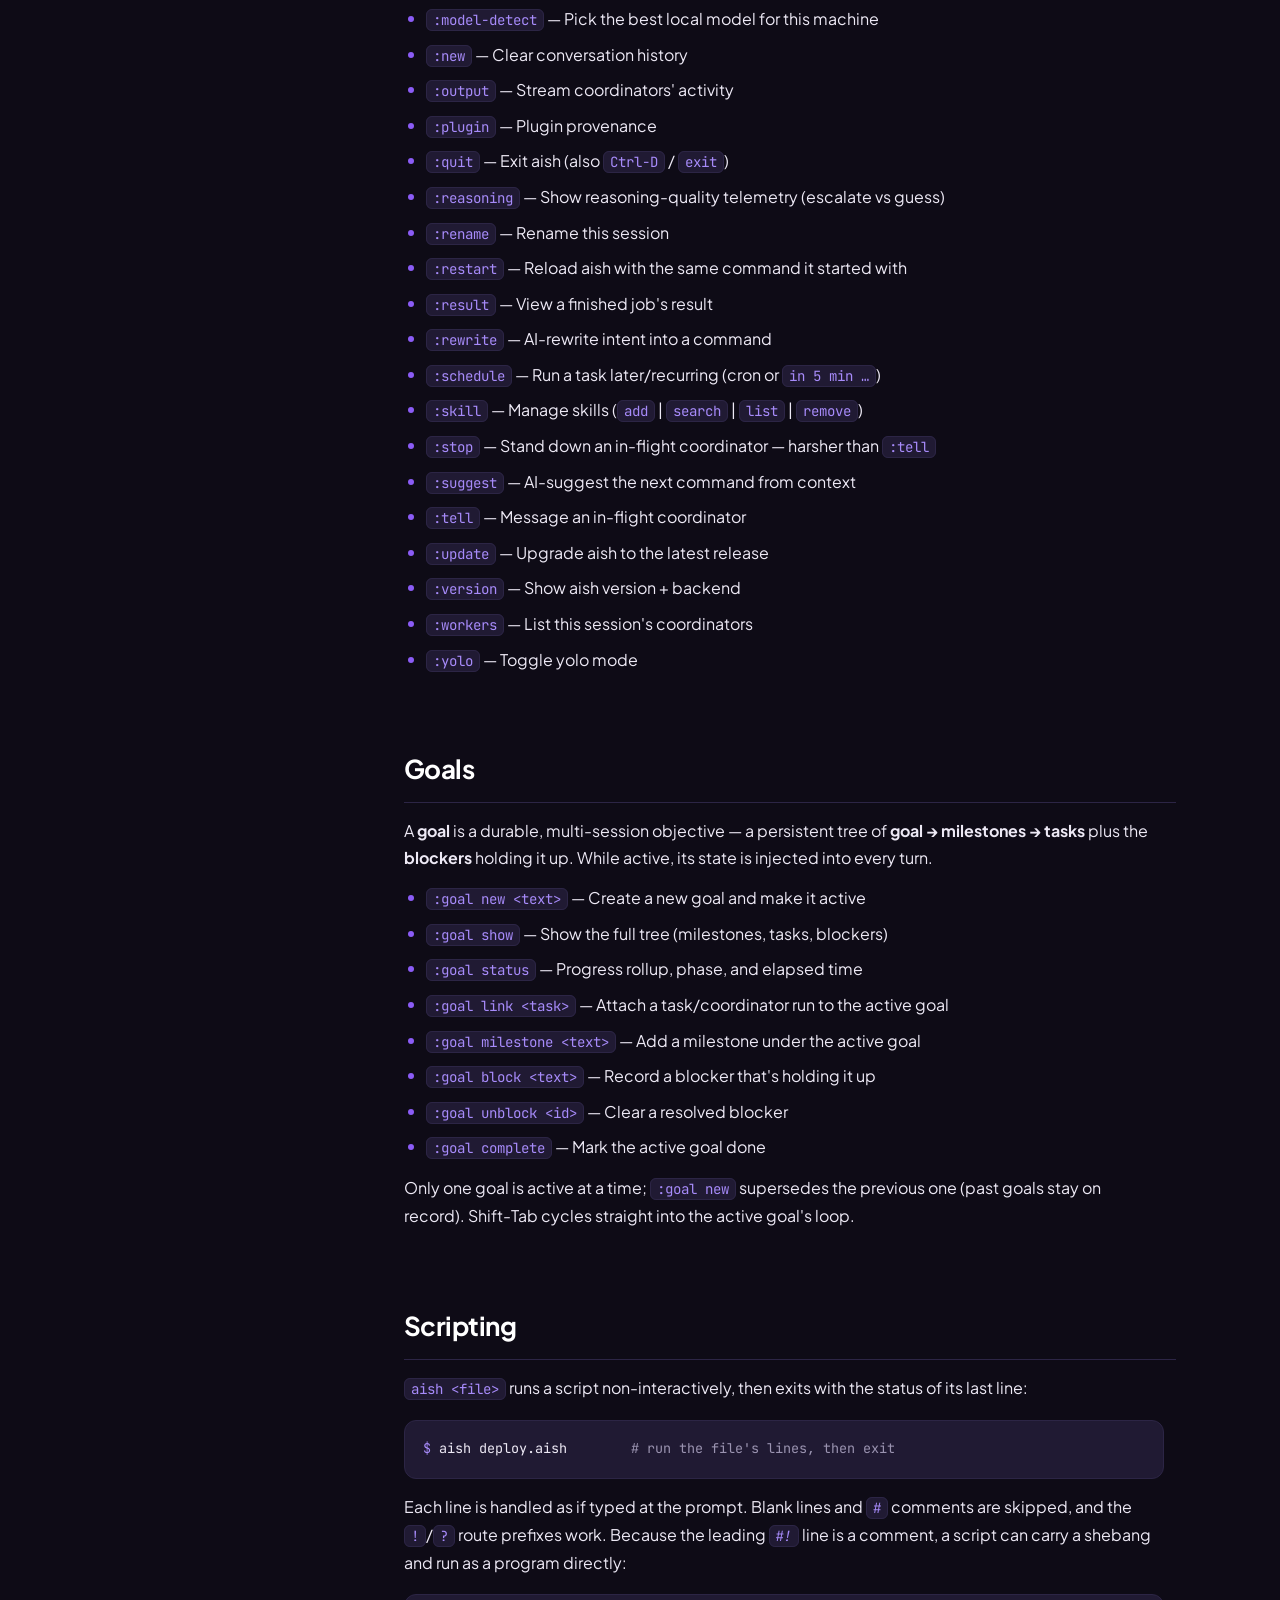
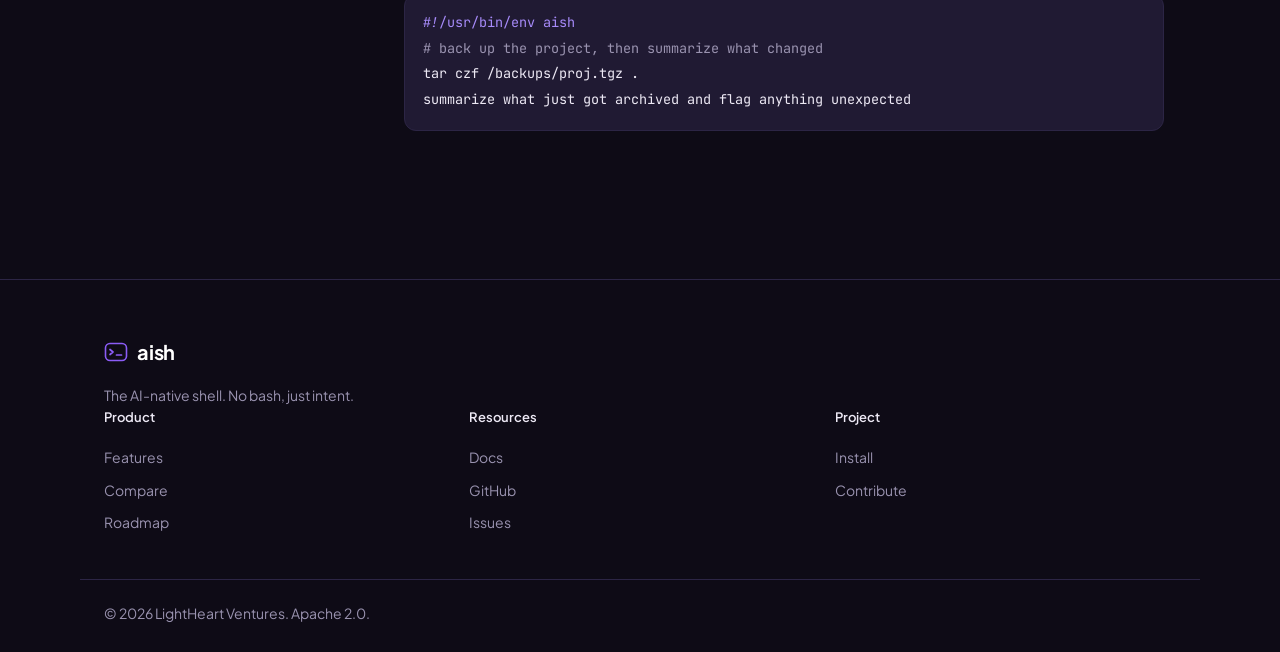
<file: site/commands.html>
<!DOCTYPE html>
<html lang="en">
<head>
  <meta charset="UTF-8" />
  <meta name="viewport" content="width=device-width, initial-scale=1.0, viewport-fit=cover" />
  <meta name="theme-color" content="#0E0B16" />
  <title>Commands — aish, the AI-native shell</title>
  <meta name="description" content="aish command reference: slash commands, goals, routing escape hatches, and scripting." />

  <meta property="og:title" content="Commands — aish Docs" />
  <meta property="og:description" content="Full command reference for aish: slash commands, goals, escape hatches, and scripting syntax." />
  <meta property="og:type" content="website" />

  <link rel="preconnect" href="https://fonts.googleapis.com" />
  <link rel="preconnect" href="https://fonts.gstatic.com" crossorigin />
  <link href="https://fonts.googleapis.com/css2?family=Plus+Jakarta+Sans:wght@400;500;600;700&family=JetBrains+Mono:wght@400;500;600&display=swap" rel="stylesheet" />
  <link rel="stylesheet" href="styles.css" />
  <link rel="stylesheet" href="docs.css" />
</head>
<body>
  <!-- ===================== NAV ===================== -->
  <header class="nav is-scrolled" id="nav">
    <div class="nav__inner">
      <a class="brand" href="index.html#top" aria-label="aish home">
        <svg class="brand__mark" width="26" height="26" viewBox="0 0 24 24" fill="none" aria-hidden="true">
          <rect x="1.5" y="3.5" width="21" height="17" rx="4.5" stroke="currentColor" stroke-width="1.6"/>
          <path d="M6 9.5l3 2.5-3 2.5" stroke="currentColor" stroke-width="1.7" stroke-linecap="round" stroke-linejoin="round"/>
          <path d="M12.5 15h5" stroke="currentColor" stroke-width="1.7" stroke-linecap="round"/>
        </svg>
        <span class="brand__name">aish</span>
      </a>

      <nav class="nav__links" aria-label="Primary">
        <a href="index.html#problem">Why</a>
        <a href="index.html#features">Features</a>
        <a href="index.html#compare">Compare</a>
        <a href="index.html#roadmap">Roadmap</a>
        <a href="docs.html">Docs</a>
      </nav>

      <div class="nav__cta">
        <a class="btn btn--ghost" href="https://github.com/LightHeart-Ventures/aish" target="_blank" rel="noopener">
          <svg width="18" height="18" viewBox="0 0 24 24" fill="currentColor" aria-hidden="true"><path d="M12 1.5A10.5 10.5 0 0 0 1.5 12a10.5 10.5 0 0 0 7.18 9.96c.53.1.72-.23.72-.5v-1.9c-2.92.64-3.54-1.25-3.54-1.25-.48-1.22-1.17-1.54-1.17-1.54-.95-.65.07-.64.07-.64 1.06.08 1.62 1.09 1.62 1.09.94 1.6 2.46 1.14 3.06.87.1-.68.37-1.14.67-1.4-2.33-.27-4.78-1.17-4.78-5.2 0-1.15.41-2.08 1.08-2.82-.11-.27-.47-1.34.1-2.78 0 0 .88-.28 2.88 1.07a9.9 9.9 0 0 1 5.24 0c2-1.35 2.88-1.07 2.88-1.07.57 1.44.21 2.51.1 2.78.68.74 1.08 1.67 1.08 2.82 0 4.04-2.46 4.92-4.8 5.18.38.33.71.97.71 1.96v2.9c0 .28.19.61.73.5A10.5 10.5 0 0 0 22.5 12 10.5 10.5 0 0 0 12 1.5Z"/></svg>
          <span>GitHub</span>
        </a>
        <a class="btn btn--primary" href="index.html#install">
          <span class="btn__label">Install</span>
          <svg class="btn__arrow" width="18" height="18" viewBox="0 0 24 24" fill="none" aria-hidden="true"><path d="M5 12h14M13 6l6 6-6 6" stroke="currentColor" stroke-width="1.9" stroke-linecap="round" stroke-linejoin="round"/></svg>
        </a>
      </div>
    </div>
  </header>

  <!-- ===================== DOCS ===================== -->
  <main class="docs" id="top">
    <!-- sidebar -->
    <aside class="docs__side">
      <nav class="docs-nav" aria-label="Documentation">
        <div class="docs-nav__group">
          <p class="docs-nav__h">Getting started</p>
          <div class="docs-nav__list">
            <a href="docs.html#install">Install</a>
            <a href="docs.html#first-command">Your first command</a>
            <a href="docs.html#requirements">Requirements</a>
          </div>
        </div>
        <div class="docs-nav__group">
          <p class="docs-nav__h">Concepts</p>
          <div class="docs-nav__list">
            <a href="docs.html#how-it-works">How aish works</a>
            <a href="docs.html#sessions">Sessions &amp; state</a>
            <a href="docs.html#mcp">MCP tools</a>
            <a href="docs.html#skills">Skills</a>
            <a href="docs.html#agents">Agents &amp; coordinators</a>
            <a href="docs.html#backends">Backends</a>
          </div>
        </div>
        <div class="docs-nav__group">
          <p class="docs-nav__h">Guides</p>
          <div class="docs-nav__list">
            <a href="getting-started.html">Getting started</a>
            <a href="architecture.html">Architecture</a>
            <a href="whats-new.html">What's new</a>
          </div>
        </div>
        <div class="docs-nav__group">
          <p class="docs-nav__h">Reference</p>
          <div class="docs-nav__list">
            <a href="commands.html" aria-current="page">Slash commands</a>
            <a href="configuration.html">Configuration</a>
          </div>
        </div>
        <div class="docs-nav__group">
          <p class="docs-nav__h">Help</p>
          <div class="docs-nav__list">
            <a href="docs.html#troubleshooting">Troubleshooting</a>
            <a href="https://github.com/LightHeart-Ventures/aish" target="_blank" rel="noopener">GitHub&nbsp;↗</a>
          </div>
        </div>
      </nav>
    </aside>

    <!-- content -->
    <div class="docs__main">
      <div class="docs__lede">
        <p class="eyebrow">Reference</p>
        <h1>Slash commands &amp; escape hatches.</h1>
      </div>

      <section class="doc-section">
        <h2>How a line is routed</h2>
        <p>Understanding routing is the key to the shell — most lines never touch the model.</p>
        <ol class="doc-list">
          <li><strong><code>:command</code></strong> — a REPL meta-command. Handled by the shell itself.</li>
          <li><strong>Direct execution</strong> — if the first word is an alias, <code>cd</code>/<code>exit</code>, or an executable on your <code>PATH</code>, the line <strong>runs directly</strong>. No model, no latency, no permission prompt.</li>
          <li><strong>The model</strong> — anything else (including shell machinery like <code>|</code>, <code>&gt;</code>, <code>$</code>, globs, and English that merely starts with a command word) goes to the <strong>agent</strong>.</li>
          <li><strong>Escape hatches</strong> — <code>!line</code> forces direct execution; <code>?line</code> forces the model.</li>
        </ol>
        <p><code>Ctrl-C</code> aborts the current turn. During a TTY hand-off (<code>vim</code>, <code>ssh</code>) it interrupts the foreground child. <code>→</code> / <code>Ctrl-F</code> accept inline history ghost-text.</p>
      </section>

      <section class="doc-section">
        <h2>REPL meta-commands</h2>
        <p>Type a bare <code>:</code> to see the live-filtered palette of these.</p>
        <ul class="doc-list">
          <li><code>:allow</code> — List / revoke always-allowed tools &amp; dir grants</li>
          <li><code>:attach</code> — Watch + steer a coordinator, or <code>goal</code> to watch the goal</li>
          <li><code>:backend</code> — Switch backend (<code>claude</code> | <code>grok</code> | <code>local</code>)</li>
          <li><code>:batch</code> — Background batch mode (<code>on</code> | <code>off</code> | <code>status</code>)</li>
          <li><code>:close</code> — Remove the attached (or named) coordinator from the worker list + Shift-Tab rotation</li>
          <li><code>:compact</code> — Compact history, offload to memory</li>
          <li><code>:context</code> — Show context-window usage</li>
          <li><code>:detach</code> — Stop watching the attached coordinator</li>
          <li><code>:dispatch</code> — Launch a background coordinator</li>
          <li><code>:dispatch-stats</code> — Background-job dispatch efficiency report</li>
          <li><code>:forget</code> — Remove an exited worker</li>
          <li><code>:goal</code> — Pursue a goal in the background (see below)</li>
          <li><code>:help</code> — Show command help</li>
          <li><code>:hooks</code> — List lifecycle hooks + provenance</li>
          <li><code>:jobs</code> — List background jobs</li>
          <li><code>:kill</code> — Kill a background job</li>
          <li><code>:loop</code> — Re-run a prompt N times inline</li>
          <li><code>:mcp</code> — Manage MCP servers</li>
          <li><code>:memories</code> — Stored memories / organize</li>
          <li><code>:mode</code> — Set confirmation level (<code>paranoid</code> | <code>careful</code> | <code>normal</code> | <code>yolo</code>)</li>
          <li><code>:model</code> — Switch model (<code>opus</code> | <code>sonnet</code> | <code>haiku</code> | id)</li>
          <li><code>:model-detect</code> — Pick the best local model for this machine</li>
          <li><code>:new</code> — Clear conversation history</li>
          <li><code>:output</code> — Stream coordinators' activity</li>
          <li><code>:plugin</code> — Plugin provenance</li>
          <li><code>:quit</code> — Exit aish (also <code>Ctrl-D</code> / <code>exit</code>)</li>
          <li><code>:reasoning</code> — Show reasoning-quality telemetry (escalate vs guess)</li>
          <li><code>:rename</code> — Rename this session</li>
          <li><code>:restart</code> — Reload aish with the same command it started with</li>
          <li><code>:result</code> — View a finished job's result</li>
          <li><code>:rewrite</code> — AI-rewrite intent into a command</li>
          <li><code>:schedule</code> — Run a task later/recurring (cron or <code>in 5 min …</code>)</li>
          <li><code>:skill</code> — Manage skills (<code>add</code> | <code>search</code> | <code>list</code> | <code>remove</code>)</li>
          <li><code>:stop</code> — Stand down an in-flight coordinator — harsher than <code>:tell</code></li>
          <li><code>:suggest</code> — AI-suggest the next command from context</li>
          <li><code>:tell</code> — Message an in-flight coordinator</li>
          <li><code>:update</code> — Upgrade aish to the latest release</li>
          <li><code>:version</code> — Show aish version + backend</li>
          <li><code>:workers</code> — List this session's coordinators</li>
          <li><code>:yolo</code> — Toggle yolo mode</li>
        </ul>
      </section>

      <section class="doc-section">
        <h2>Goals</h2>
        <p>A <strong>goal</strong> is a durable, multi-session objective — a persistent tree of <strong>goal → milestones → tasks</strong> plus the <strong>blockers</strong> holding it up. While active, its state is injected into every turn.</p>
        <ul class="doc-list">
          <li><code>:goal new &lt;text&gt;</code> — Create a new goal and make it active</li>
          <li><code>:goal show</code> — Show the full tree (milestones, tasks, blockers)</li>
          <li><code>:goal status</code> — Progress rollup, phase, and elapsed time</li>
          <li><code>:goal link &lt;task&gt;</code> — Attach a task/coordinator run to the active goal</li>
          <li><code>:goal milestone &lt;text&gt;</code> — Add a milestone under the active goal</li>
          <li><code>:goal block &lt;text&gt;</code> — Record a blocker that's holding it up</li>
          <li><code>:goal unblock &lt;id&gt;</code> — Clear a resolved blocker</li>
          <li><code>:goal complete</code> — Mark the active goal done</li>
        </ul>
        <p>Only one goal is active at a time; <code>:goal new</code> supersedes the previous one (past goals stay on record). Shift-Tab cycles straight into the active goal's loop.</p>
      </section>

      <section class="doc-section">
        <h2>Scripting</h2>
        <p><code>aish &lt;file&gt;</code> runs a script non-interactively, then exits with the status of its last line:</p>
        <div class="doc-code"><pre><code><span class="c-prompt">$</span> aish deploy.aish        <span class="c-dim"># run the file's lines, then exit</span></code></pre></div>
        <p>Each line is handled as if typed at the prompt. Blank lines and <code>#</code> comments are skipped, and the <code>!</code>/<code>?</code> route prefixes work. Because the leading <code>#!</code> line is a comment, a script can carry a shebang and run as a program directly:</p>
        <div class="doc-code"><pre><code><span class="c-prompt">#!/usr/bin/env aish</span>
<span class="c-dim"># back up the project, then summarize what changed</span>
tar czf /backups/proj.tgz .
summarize what just got archived and flag anything unexpected</code></pre></div>
      </section>
    </div>
  </main>

  <!-- ===================== FOOTER ===================== -->
  <footer class="footer">
    <div class="section__content">
      <div class="footer__brand">
        <a class="brand" href="index.html#top" aria-label="aish home">
          <svg class="brand__mark" width="24" height="24" viewBox="0 0 24 24" fill="none" aria-hidden="true">
            <rect x="1.5" y="3.5" width="21" height="17" rx="4.5" stroke="currentColor" stroke-width="1.6"/>
            <path d="M6 9.5l3 2.5-3 2.5" stroke="currentColor" stroke-width="1.7" stroke-linecap="round" stroke-linejoin="round"/>
            <path d="M12.5 15h5" stroke="currentColor" stroke-width="1.7" stroke-linecap="round"/>
          </svg>
          <span class="brand__name">aish</span>
        </a>
        <p class="footer__tag">The AI-native shell. No bash, just intent.</p>
      </div>

      <nav class="footer__cols" aria-label="Footer">
        <div class="footer__col">
          <p class="footer__h">Product</p>
          <a href="index.html#features">Features</a>
          <a href="index.html#compare">Compare</a>
          <a href="index.html#roadmap">Roadmap</a>
        </div>
        <div class="footer__col">
          <p class="footer__h">Resources</p>
          <a href="docs.html">Docs</a>
          <a href="https://github.com/LightHeart-Ventures/aish" target="_blank" rel="noopener">GitHub</a>
          <a href="https://github.com/LightHeart-Ventures/aish/issues" target="_blank" rel="noopener">Issues</a>
        </div>
        <div class="footer__col">
          <p class="footer__h">Project</p>
          <a href="index.html#install">Install</a>
          <a href="https://github.com/LightHeart-Ventures/aish" target="_blank" rel="noopener">Contribute</a>
        </div>
      </nav>
    </div>
    <div class="section__content footer__bar">
      <p>&copy; <span id="yr">2025</span> LightHeart Ventures. Apache 2.0.</p>
    </div>
  </footer>

  <script src="docs.js"></script>
</body>
</html>
</file>
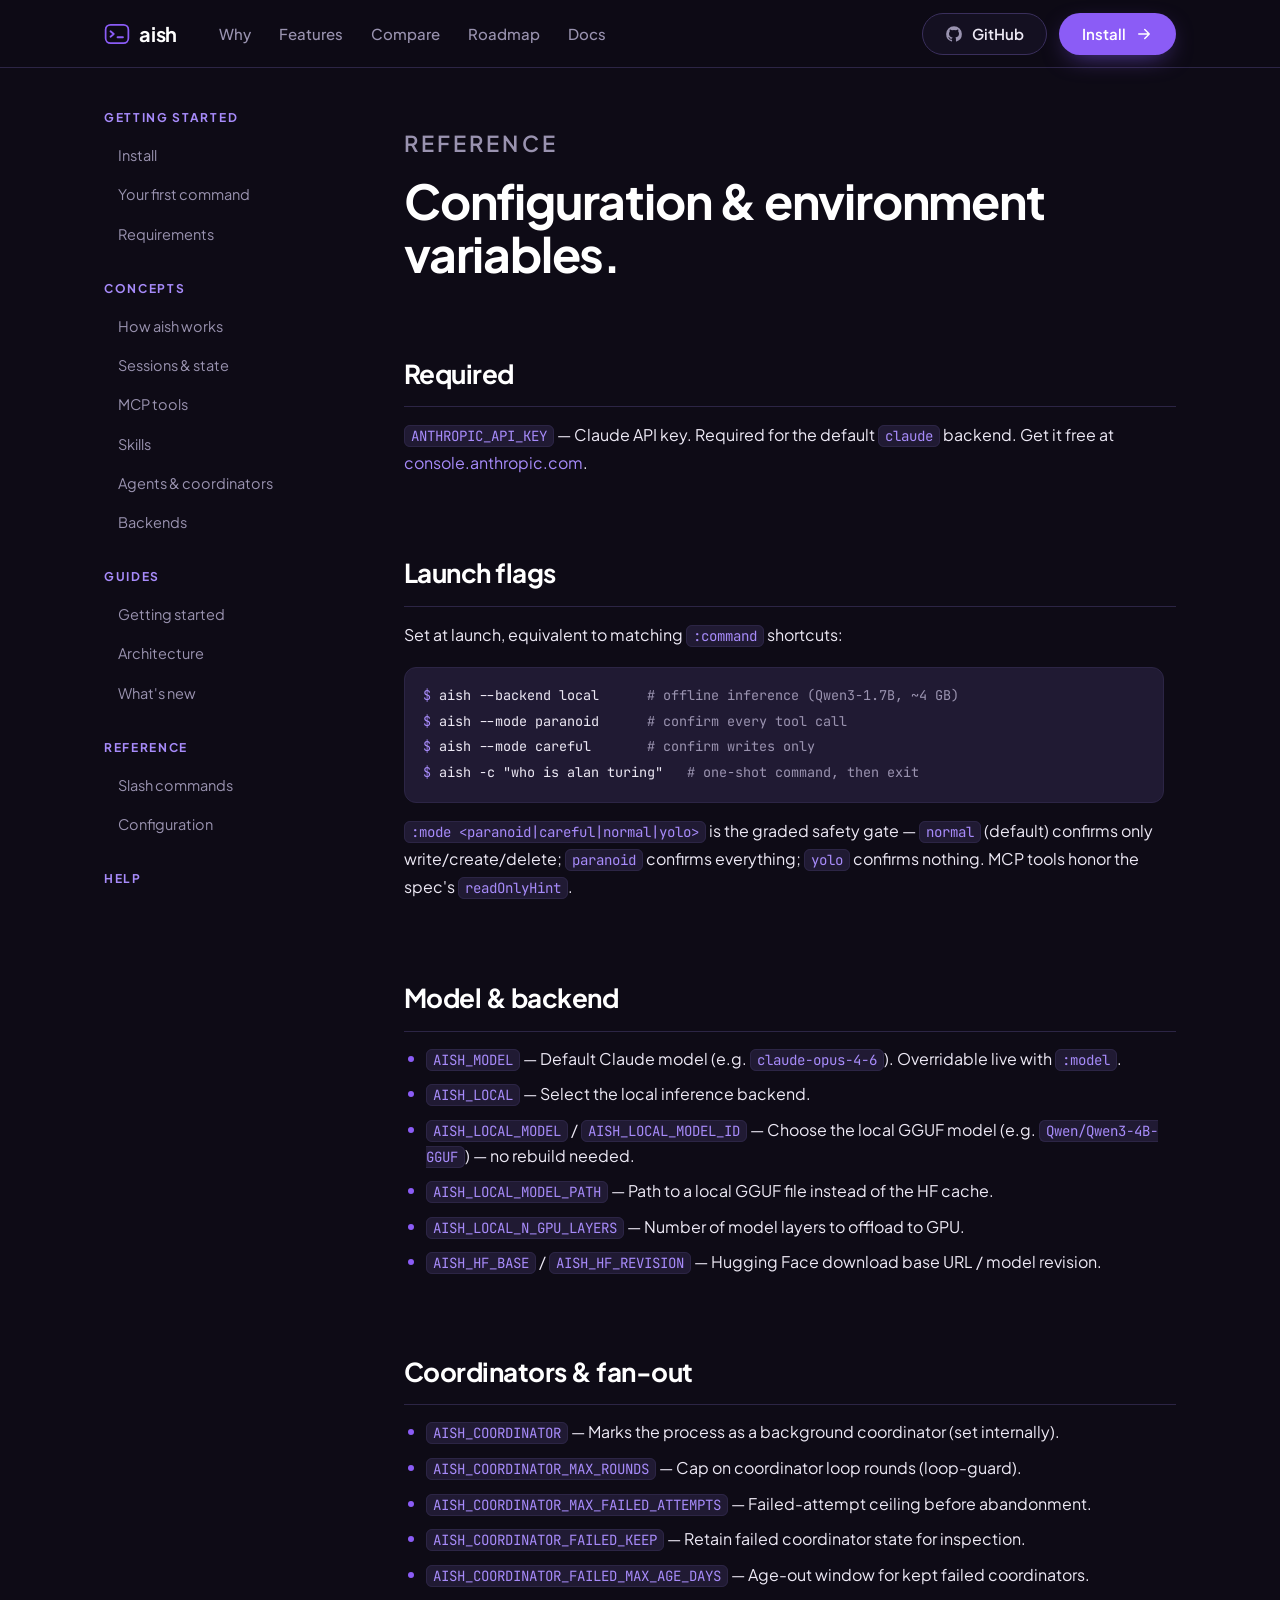
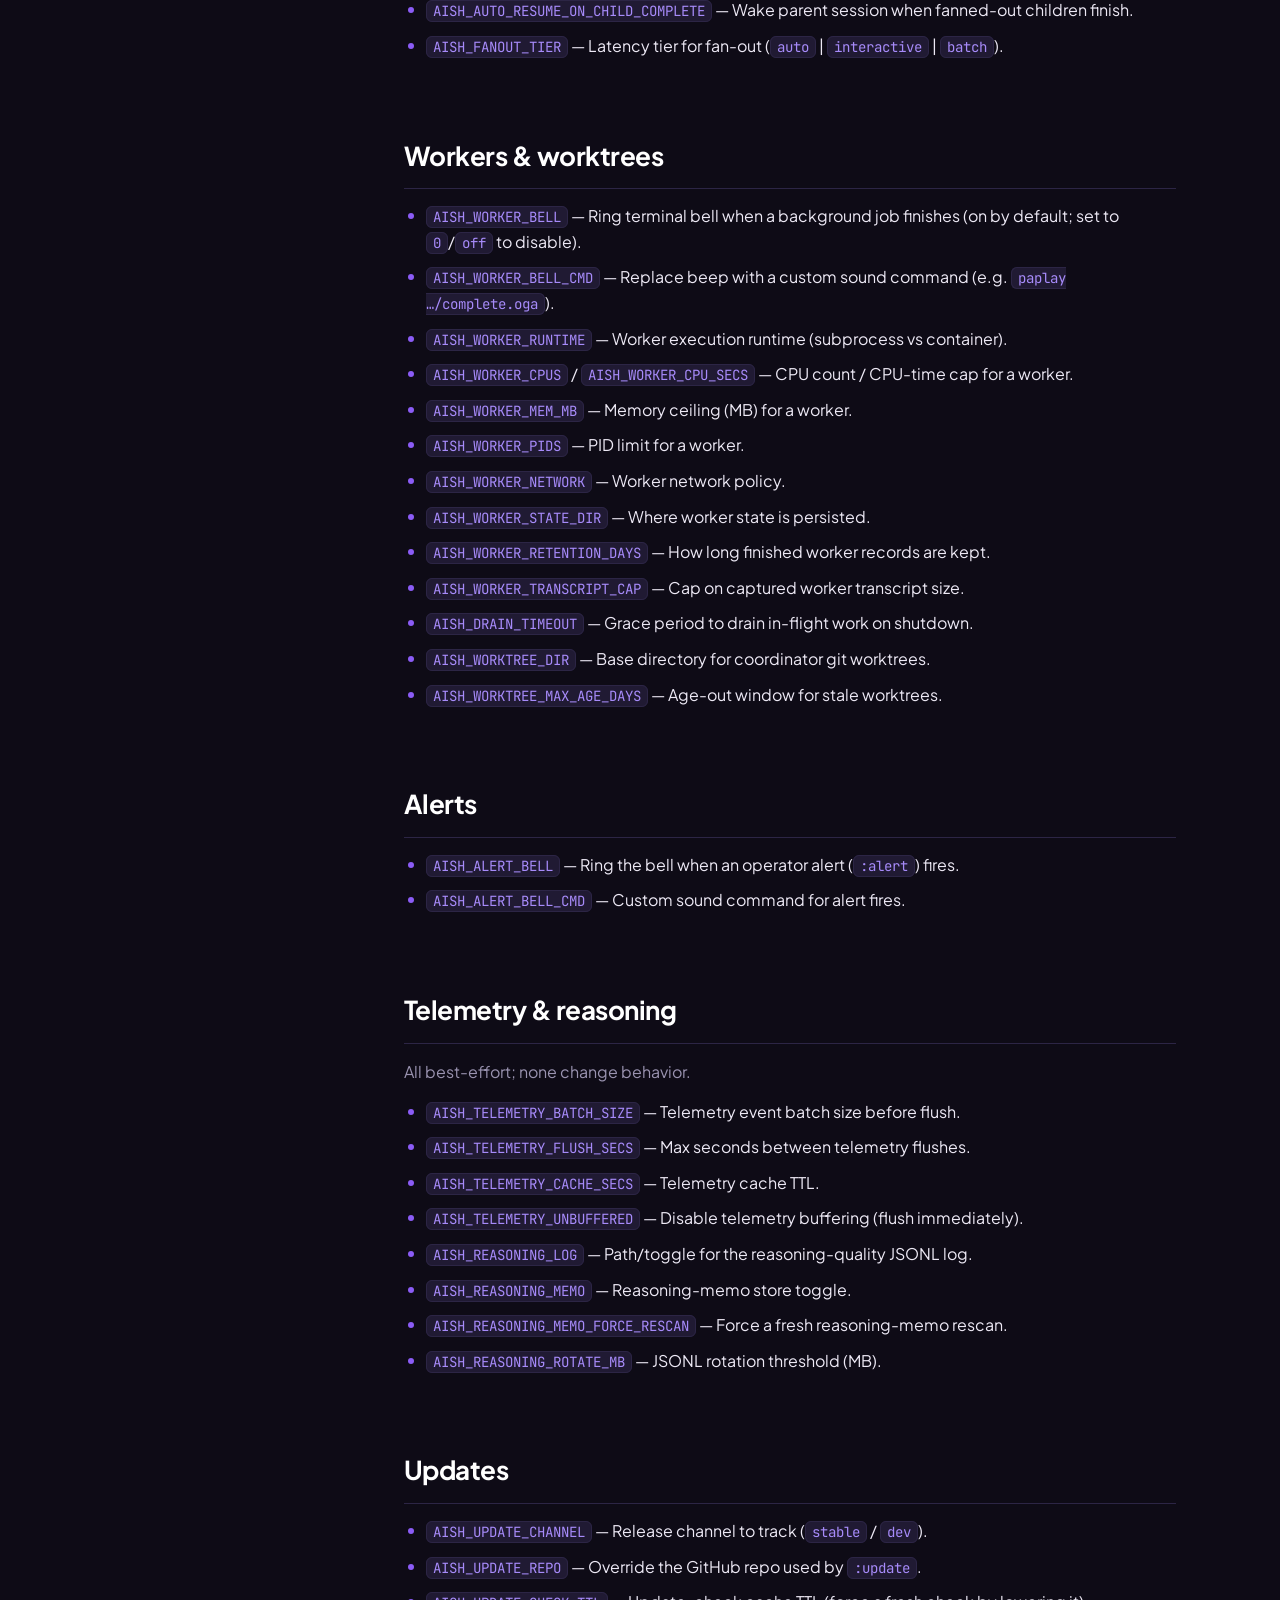
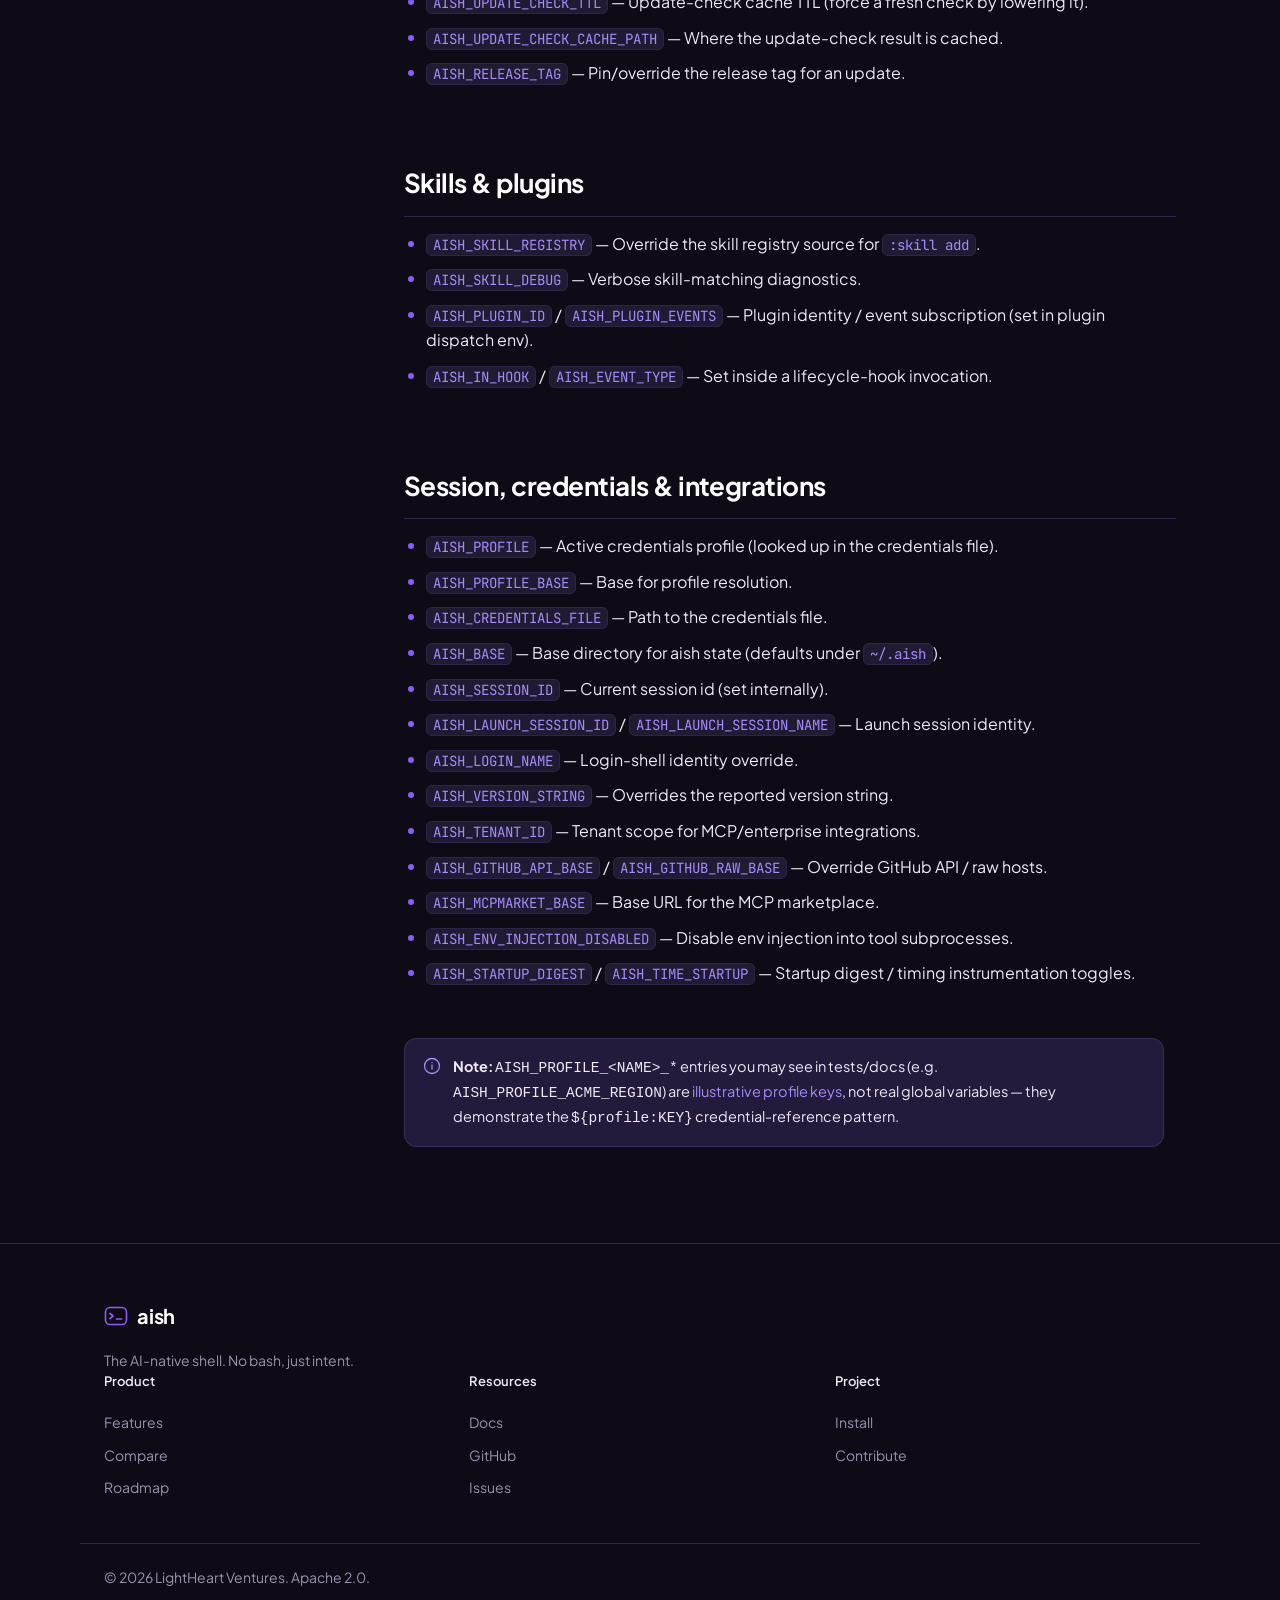
<file: site/configuration.html>
<!DOCTYPE html>
<html lang="en">
<head>
  <meta charset="UTF-8" />
  <meta name="viewport" content="width=device-width, initial-scale=1.0, viewport-fit=cover" />
  <meta name="theme-color" content="#0E0B16" />
  <title>Configuration — aish, the AI-native shell</title>
  <meta name="description" content="aish configuration: environment variables, launch flags, model selection, coordinator tuning, and integration setup." />

  <meta property="og:title" content="Configuration — aish Docs" />
  <meta property="og:description" content="Complete configuration reference for aish: env vars, launch flags, model tuning, workers, and integrations." />
  <meta property="og:type" content="website" />

  <link rel="preconnect" href="https://fonts.googleapis.com" />
  <link rel="preconnect" href="https://fonts.gstatic.com" crossorigin />
  <link href="https://fonts.googleapis.com/css2?family=Plus+Jakarta+Sans:wght@400;500;600;700&family=JetBrains+Mono:wght@400;500;600&display=swap" rel="stylesheet" />
  <link rel="stylesheet" href="styles.css" />
  <link rel="stylesheet" href="docs.css" />
</head>
<body>
  <!-- ===================== NAV ===================== -->
  <header class="nav is-scrolled" id="nav">
    <div class="nav__inner">
      <a class="brand" href="index.html#top" aria-label="aish home">
        <svg class="brand__mark" width="26" height="26" viewBox="0 0 24 24" fill="none" aria-hidden="true">
          <rect x="1.5" y="3.5" width="21" height="17" rx="4.5" stroke="currentColor" stroke-width="1.6"/>
          <path d="M6 9.5l3 2.5-3 2.5" stroke="currentColor" stroke-width="1.7" stroke-linecap="round" stroke-linejoin="round"/>
          <path d="M12.5 15h5" stroke="currentColor" stroke-width="1.7" stroke-linecap="round"/>
        </svg>
        <span class="brand__name">aish</span>
      </a>

      <nav class="nav__links" aria-label="Primary">
        <a href="index.html#problem">Why</a>
        <a href="index.html#features">Features</a>
        <a href="index.html#compare">Compare</a>
        <a href="index.html#roadmap">Roadmap</a>
        <a href="docs.html">Docs</a>
      </nav>

      <div class="nav__cta">
        <a class="btn btn--ghost" href="https://github.com/LightHeart-Ventures/aish" target="_blank" rel="noopener">
          <svg width="18" height="18" viewBox="0 0 24 24" fill="currentColor" aria-hidden="true"><path d="M12 1.5A10.5 10.5 0 0 0 1.5 12a10.5 10.5 0 0 0 7.18 9.96c.53.1.72-.23.72-.5v-1.9c-2.92.64-3.54-1.25-3.54-1.25-.48-1.22-1.17-1.54-1.17-1.54-.95-.65.07-.64.07-.64 1.06.08 1.62 1.09 1.62 1.09.94 1.6 2.46 1.14 3.06.87.1-.68.37-1.14.67-1.4-2.33-.27-4.78-1.17-4.78-5.2 0-1.15.41-2.08 1.08-2.82-.11-.27-.47-1.34.1-2.78 0 0 .88-.28 2.88 1.07a9.9 9.9 0 0 1 5.24 0c2-1.35 2.88-1.07 2.88-1.07.57 1.44.21 2.51.1 2.78.68.74 1.08 1.67 1.08 2.82 0 4.04-2.46 4.92-4.8 5.18.38.33.71.97.71 1.96v2.9c0 .28.19.61.73.5A10.5 10.5 0 0 0 22.5 12 10.5 10.5 0 0 0 12 1.5Z"/></svg>
          <span>GitHub</span>
        </a>
        <a class="btn btn--primary" href="index.html#install">
          <span class="btn__label">Install</span>
          <svg class="btn__arrow" width="18" height="18" viewBox="0 0 24 24" fill="none" aria-hidden="true"><path d="M5 12h14M13 6l6 6-6 6" stroke="currentColor" stroke-width="1.9" stroke-linecap="round" stroke-linejoin="round"/></svg>
        </a>
      </div>
    </div>
  </header>

  <!-- ===================== DOCS ===================== -->
  <main class="docs" id="top">
    <!-- sidebar -->
    <aside class="docs__side">
      <nav class="docs-nav" aria-label="Documentation">
        <div class="docs-nav__group">
          <p class="docs-nav__h">Getting started</p>
          <div class="docs-nav__list">
            <a href="docs.html#install">Install</a>
            <a href="docs.html#first-command">Your first command</a>
            <a href="docs.html#requirements">Requirements</a>
          </div>
        </div>
        <div class="docs-nav__group">
          <p class="docs-nav__h">Concepts</p>
          <div class="docs-nav__list">
            <a href="docs.html#how-it-works">How aish works</a>
            <a href="docs.html#sessions">Sessions &amp; state</a>
            <a href="docs.html#mcp">MCP tools</a>
            <a href="docs.html#skills">Skills</a>
            <a href="docs.html#agents">Agents &amp; coordinators</a>
            <a href="docs.html#backends">Backends</a>
          </div>
        </div>
        <div class="docs-nav__group">
          <p class="docs-nav__h">Guides</p>
          <div class="docs-nav__list">
            <a href="getting-started.html">Getting started</a>
            <a href="architecture.html">Architecture</a>
            <a href="whats-new.html">What's new</a>
          </div>
        </div>
        <div class="docs-nav__group">
          <p class="docs-nav__h">Reference</p>
          <div class="docs-nav__list">
            <a href="commands.html">Slash commands</a>
            <a href="configuration.html" aria-current="page">Configuration</a>
          </div>
        </div>
        <div class="docs-nav__group">
          <p class="docs-nav__h">Help</p>
          <div class="docs-nav__list">
            <a href="docs.html#troubleshooting">Troubleshooting</a>
            <a href="https://github.com/LightHeart-Ventures/aish" target="_blank" rel="noopener">GitHub&nbsp;↗</a>
          </div>
        </div>
      </nav>
    </aside>

    <!-- content -->
    <div class="docs__main">
      <div class="docs__lede">
        <p class="eyebrow">Reference</p>
        <h1>Configuration &amp; environment variables.</h1>
      </div>

      <section class="doc-section">
        <h2>Required</h2>
        <p><code>ANTHROPIC_API_KEY</code> — Claude API key. Required for the default <code>claude</code> backend. Get it free at <a class="link" href="https://console.anthropic.com" target="_blank" rel="noopener">console.anthropic.com</a>.</p>
      </section>

      <section class="doc-section">
        <h2>Launch flags</h2>
        <p>Set at launch, equivalent to matching <code>:command</code> shortcuts:</p>
        <div class="doc-code"><pre><code><span class="c-prompt">$</span> aish --backend local      <span class="c-dim"># offline inference (Qwen3-1.7B, ~4 GB)</span>
<span class="c-prompt">$</span> aish --mode paranoid      <span class="c-dim"># confirm every tool call</span>
<span class="c-prompt">$</span> aish --mode careful       <span class="c-dim"># confirm writes only</span>
<span class="c-prompt">$</span> aish -c "who is alan turing"   <span class="c-dim"># one-shot command, then exit</span></code></pre></div>
        <p><code>:mode &lt;paranoid|careful|normal|yolo&gt;</code> is the graded safety gate — <code>normal</code> (default) confirms only write/create/delete; <code>paranoid</code> confirms everything; <code>yolo</code> confirms nothing. MCP tools honor the spec's <code>readOnlyHint</code>.</p>
      </section>

      <section class="doc-section">
        <h2>Model &amp; backend</h2>
        <ul class="doc-list">
          <li><code>AISH_MODEL</code> — Default Claude model (e.g. <code>claude-opus-4-6</code>). Overridable live with <code>:model</code>.</li>
          <li><code>AISH_LOCAL</code> — Select the local inference backend.</li>
          <li><code>AISH_LOCAL_MODEL</code> / <code>AISH_LOCAL_MODEL_ID</code> — Choose the local GGUF model (e.g. <code>Qwen/Qwen3-4B-GGUF</code>) — no rebuild needed.</li>
          <li><code>AISH_LOCAL_MODEL_PATH</code> — Path to a local GGUF file instead of the HF cache.</li>
          <li><code>AISH_LOCAL_N_GPU_LAYERS</code> — Number of model layers to offload to GPU.</li>
          <li><code>AISH_HF_BASE</code> / <code>AISH_HF_REVISION</code> — Hugging Face download base URL / model revision.</li>
        </ul>
      </section>

      <section class="doc-section">
        <h2>Coordinators &amp; fan-out</h2>
        <ul class="doc-list">
          <li><code>AISH_COORDINATOR</code> — Marks the process as a background coordinator (set internally).</li>
          <li><code>AISH_COORDINATOR_MAX_ROUNDS</code> — Cap on coordinator loop rounds (loop-guard).</li>
          <li><code>AISH_COORDINATOR_MAX_FAILED_ATTEMPTS</code> — Failed-attempt ceiling before abandonment.</li>
          <li><code>AISH_COORDINATOR_FAILED_KEEP</code> — Retain failed coordinator state for inspection.</li>
          <li><code>AISH_COORDINATOR_FAILED_MAX_AGE_DAYS</code> — Age-out window for kept failed coordinators.</li>
          <li><code>AISH_AUTO_RESUME_ON_CHILD_COMPLETE</code> — Wake parent session when fanned-out children finish.</li>
          <li><code>AISH_FANOUT_TIER</code> — Latency tier for fan-out (<code>auto</code> | <code>interactive</code> | <code>batch</code>).</li>
        </ul>
      </section>

      <section class="doc-section">
        <h2>Workers &amp; worktrees</h2>
        <ul class="doc-list">
          <li><code>AISH_WORKER_BELL</code> — Ring terminal bell when a background job finishes (on by default; set to <code>0</code>/<code>off</code> to disable).</li>
          <li><code>AISH_WORKER_BELL_CMD</code> — Replace beep with a custom sound command (e.g. <code>paplay …/complete.oga</code>).</li>
          <li><code>AISH_WORKER_RUNTIME</code> — Worker execution runtime (subprocess vs container).</li>
          <li><code>AISH_WORKER_CPUS</code> / <code>AISH_WORKER_CPU_SECS</code> — CPU count / CPU-time cap for a worker.</li>
          <li><code>AISH_WORKER_MEM_MB</code> — Memory ceiling (MB) for a worker.</li>
          <li><code>AISH_WORKER_PIDS</code> — PID limit for a worker.</li>
          <li><code>AISH_WORKER_NETWORK</code> — Worker network policy.</li>
          <li><code>AISH_WORKER_STATE_DIR</code> — Where worker state is persisted.</li>
          <li><code>AISH_WORKER_RETENTION_DAYS</code> — How long finished worker records are kept.</li>
          <li><code>AISH_WORKER_TRANSCRIPT_CAP</code> — Cap on captured worker transcript size.</li>
          <li><code>AISH_DRAIN_TIMEOUT</code> — Grace period to drain in-flight work on shutdown.</li>
          <li><code>AISH_WORKTREE_DIR</code> — Base directory for coordinator git worktrees.</li>
          <li><code>AISH_WORKTREE_MAX_AGE_DAYS</code> — Age-out window for stale worktrees.</li>
        </ul>
      </section>

      <section class="doc-section">
        <h2>Alerts</h2>
        <ul class="doc-list">
          <li><code>AISH_ALERT_BELL</code> — Ring the bell when an operator alert (<code>:alert</code>) fires.</li>
          <li><code>AISH_ALERT_BELL_CMD</code> — Custom sound command for alert fires.</li>
        </ul>
      </section>

      <section class="doc-section">
        <h2>Telemetry &amp; reasoning</h2>
        <p class="muted">All best-effort; none change behavior.</p>
        <ul class="doc-list">
          <li><code>AISH_TELEMETRY_BATCH_SIZE</code> — Telemetry event batch size before flush.</li>
          <li><code>AISH_TELEMETRY_FLUSH_SECS</code> — Max seconds between telemetry flushes.</li>
          <li><code>AISH_TELEMETRY_CACHE_SECS</code> — Telemetry cache TTL.</li>
          <li><code>AISH_TELEMETRY_UNBUFFERED</code> — Disable telemetry buffering (flush immediately).</li>
          <li><code>AISH_REASONING_LOG</code> — Path/toggle for the reasoning-quality JSONL log.</li>
          <li><code>AISH_REASONING_MEMO</code> — Reasoning-memo store toggle.</li>
          <li><code>AISH_REASONING_MEMO_FORCE_RESCAN</code> — Force a fresh reasoning-memo rescan.</li>
          <li><code>AISH_REASONING_ROTATE_MB</code> — JSONL rotation threshold (MB).</li>
        </ul>
      </section>

      <section class="doc-section">
        <h2>Updates</h2>
        <ul class="doc-list">
          <li><code>AISH_UPDATE_CHANNEL</code> — Release channel to track (<code>stable</code> / <code>dev</code>).</li>
          <li><code>AISH_UPDATE_REPO</code> — Override the GitHub repo used by <code>:update</code>.</li>
          <li><code>AISH_UPDATE_CHECK_TTL</code> — Update-check cache TTL (force a fresh check by lowering it).</li>
          <li><code>AISH_UPDATE_CHECK_CACHE_PATH</code> — Where the update-check result is cached.</li>
          <li><code>AISH_RELEASE_TAG</code> — Pin/override the release tag for an update.</li>
        </ul>
      </section>

      <section class="doc-section">
        <h2>Skills &amp; plugins</h2>
        <ul class="doc-list">
          <li><code>AISH_SKILL_REGISTRY</code> — Override the skill registry source for <code>:skill add</code>.</li>
          <li><code>AISH_SKILL_DEBUG</code> — Verbose skill-matching diagnostics.</li>
          <li><code>AISH_PLUGIN_ID</code> / <code>AISH_PLUGIN_EVENTS</code> — Plugin identity / event subscription (set in plugin dispatch env).</li>
          <li><code>AISH_IN_HOOK</code> / <code>AISH_EVENT_TYPE</code> — Set inside a lifecycle-hook invocation.</li>
        </ul>
      </section>

      <section class="doc-section">
        <h2>Session, credentials &amp; integrations</h2>
        <ul class="doc-list">
          <li><code>AISH_PROFILE</code> — Active credentials profile (looked up in the credentials file).</li>
          <li><code>AISH_PROFILE_BASE</code> — Base for profile resolution.</li>
          <li><code>AISH_CREDENTIALS_FILE</code> — Path to the credentials file.</li>
          <li><code>AISH_BASE</code> — Base directory for aish state (defaults under <code>~/.aish</code>).</li>
          <li><code>AISH_SESSION_ID</code> — Current session id (set internally).</li>
          <li><code>AISH_LAUNCH_SESSION_ID</code> / <code>AISH_LAUNCH_SESSION_NAME</code> — Launch session identity.</li>
          <li><code>AISH_LOGIN_NAME</code> — Login-shell identity override.</li>
          <li><code>AISH_VERSION_STRING</code> — Overrides the reported version string.</li>
          <li><code>AISH_TENANT_ID</code> — Tenant scope for MCP/enterprise integrations.</li>
          <li><code>AISH_GITHUB_API_BASE</code> / <code>AISH_GITHUB_RAW_BASE</code> — Override GitHub API / raw hosts.</li>
          <li><code>AISH_MCPMARKET_BASE</code> — Base URL for the MCP marketplace.</li>
          <li><code>AISH_ENV_INJECTION_DISABLED</code> — Disable env injection into tool subprocesses.</li>
          <li><code>AISH_STARTUP_DIGEST</code> / <code>AISH_TIME_STARTUP</code> — Startup digest / timing instrumentation toggles.</li>
        </ul>
      </section>

      <div class="doc-callout">
        <svg width="18" height="18" viewBox="0 0 24 24" fill="none" aria-hidden="true"><path d="M12 16v-5m0-3.5h.01M12 22a10 10 0 1 1 0-20 10 10 0 0 1 0 20Z" stroke="currentColor" stroke-width="1.7" stroke-linecap="round" stroke-linejoin="round"/></svg>
        <p><strong>Note:</strong> <code>AISH_PROFILE_&lt;NAME&gt;_*</code> entries you may see in tests/docs (e.g. <code>AISH_PROFILE_ACME_REGION</code>) are <em>illustrative profile keys</em>, not real global variables — they demonstrate the <code>${profile:KEY}</code> credential-reference pattern.</p>
      </div>
    </div>
  </main>

  <!-- ===================== FOOTER ===================== -->
  <footer class="footer">
    <div class="section__content">
      <div class="footer__brand">
        <a class="brand" href="index.html#top" aria-label="aish home">
          <svg class="brand__mark" width="24" height="24" viewBox="0 0 24 24" fill="none" aria-hidden="true">
            <rect x="1.5" y="3.5" width="21" height="17" rx="4.5" stroke="currentColor" stroke-width="1.6"/>
            <path d="M6 9.5l3 2.5-3 2.5" stroke="currentColor" stroke-width="1.7" stroke-linecap="round" stroke-linejoin="round"/>
            <path d="M12.5 15h5" stroke="currentColor" stroke-width="1.7" stroke-linecap="round"/>
          </svg>
          <span class="brand__name">aish</span>
        </a>
        <p class="footer__tag">The AI-native shell. No bash, just intent.</p>
      </div>

      <nav class="footer__cols" aria-label="Footer">
        <div class="footer__col">
          <p class="footer__h">Product</p>
          <a href="index.html#features">Features</a>
          <a href="index.html#compare">Compare</a>
          <a href="index.html#roadmap">Roadmap</a>
        </div>
        <div class="footer__col">
          <p class="footer__h">Resources</p>
          <a href="docs.html">Docs</a>
          <a href="https://github.com/LightHeart-Ventures/aish" target="_blank" rel="noopener">GitHub</a>
          <a href="https://github.com/LightHeart-Ventures/aish/issues" target="_blank" rel="noopener">Issues</a>
        </div>
        <div class="footer__col">
          <p class="footer__h">Project</p>
          <a href="index.html#install">Install</a>
          <a href="https://github.com/LightHeart-Ventures/aish" target="_blank" rel="noopener">Contribute</a>
        </div>
      </nav>
    </div>
    <div class="section__content footer__bar">
      <p>&copy; <span id="yr">2025</span> LightHeart Ventures. Apache 2.0.</p>
    </div>
  </footer>

  <script src="docs.js"></script>
</body>
</html>
</file>
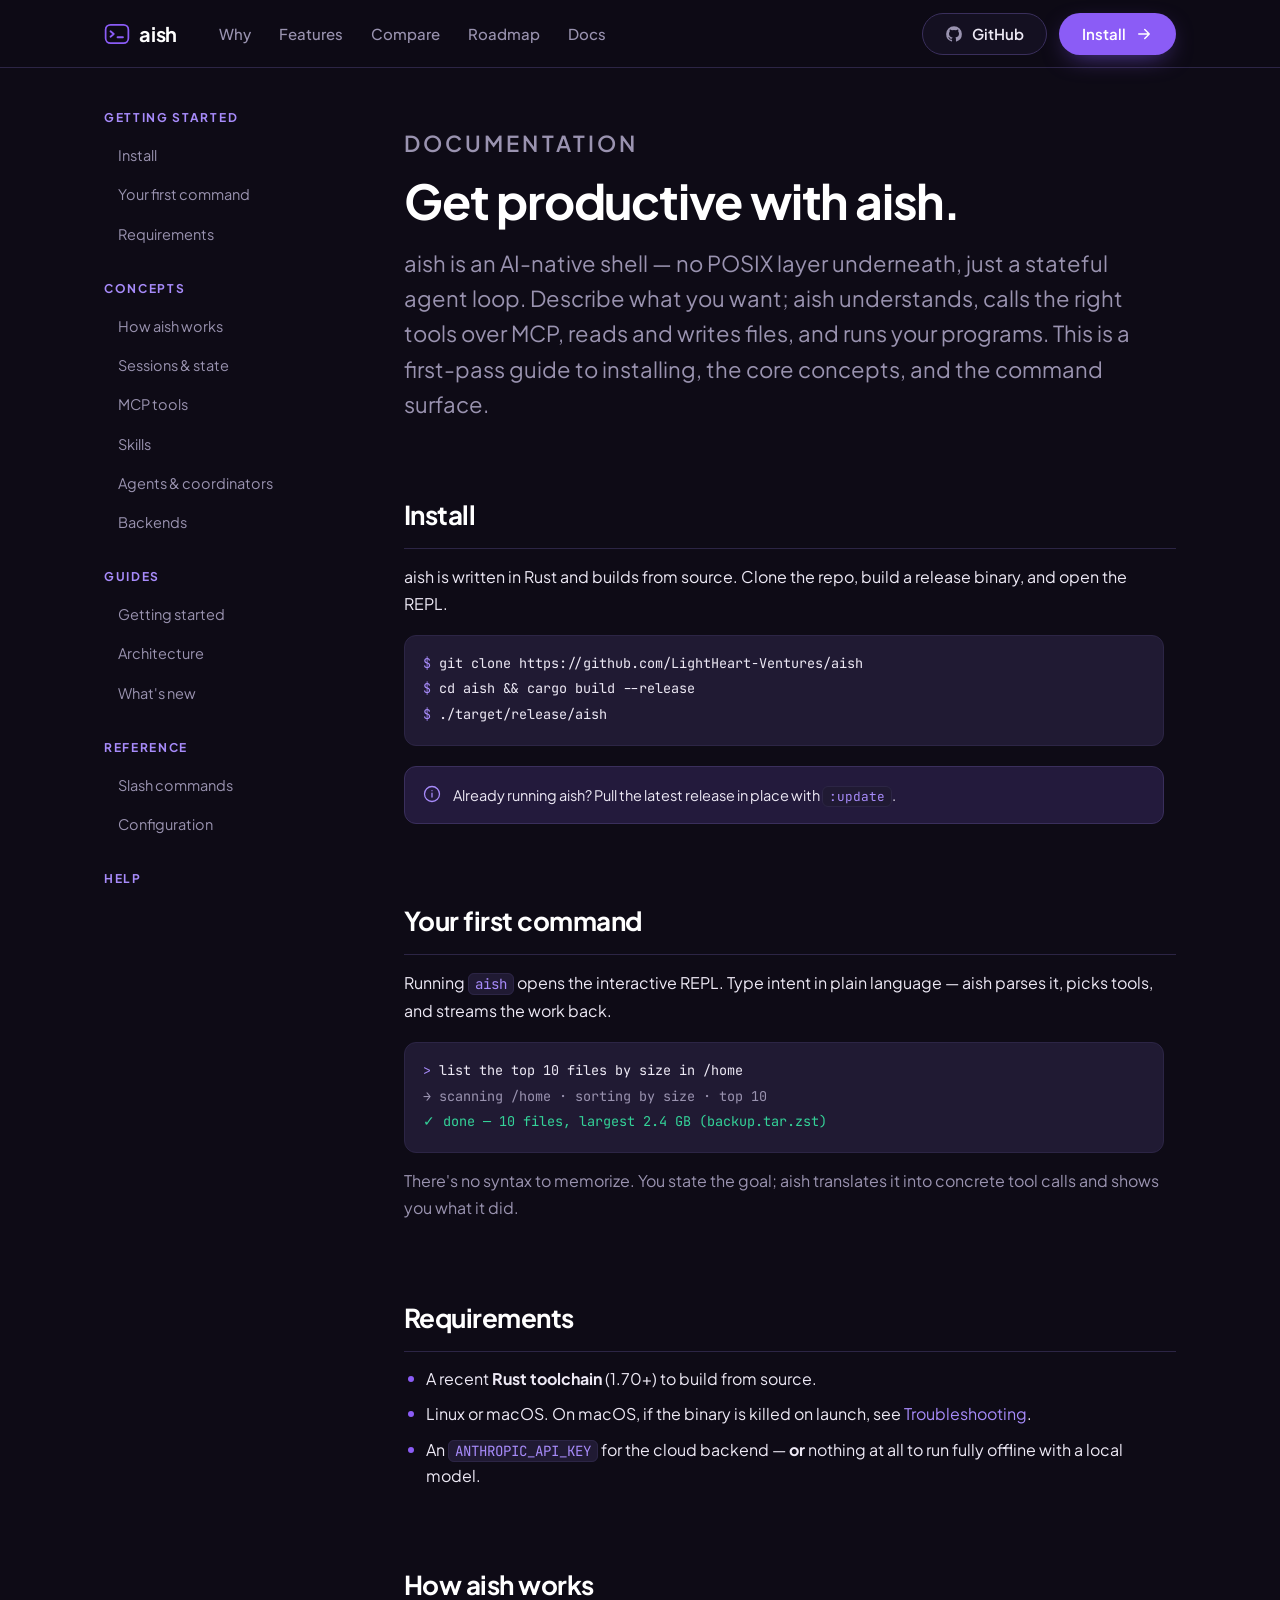
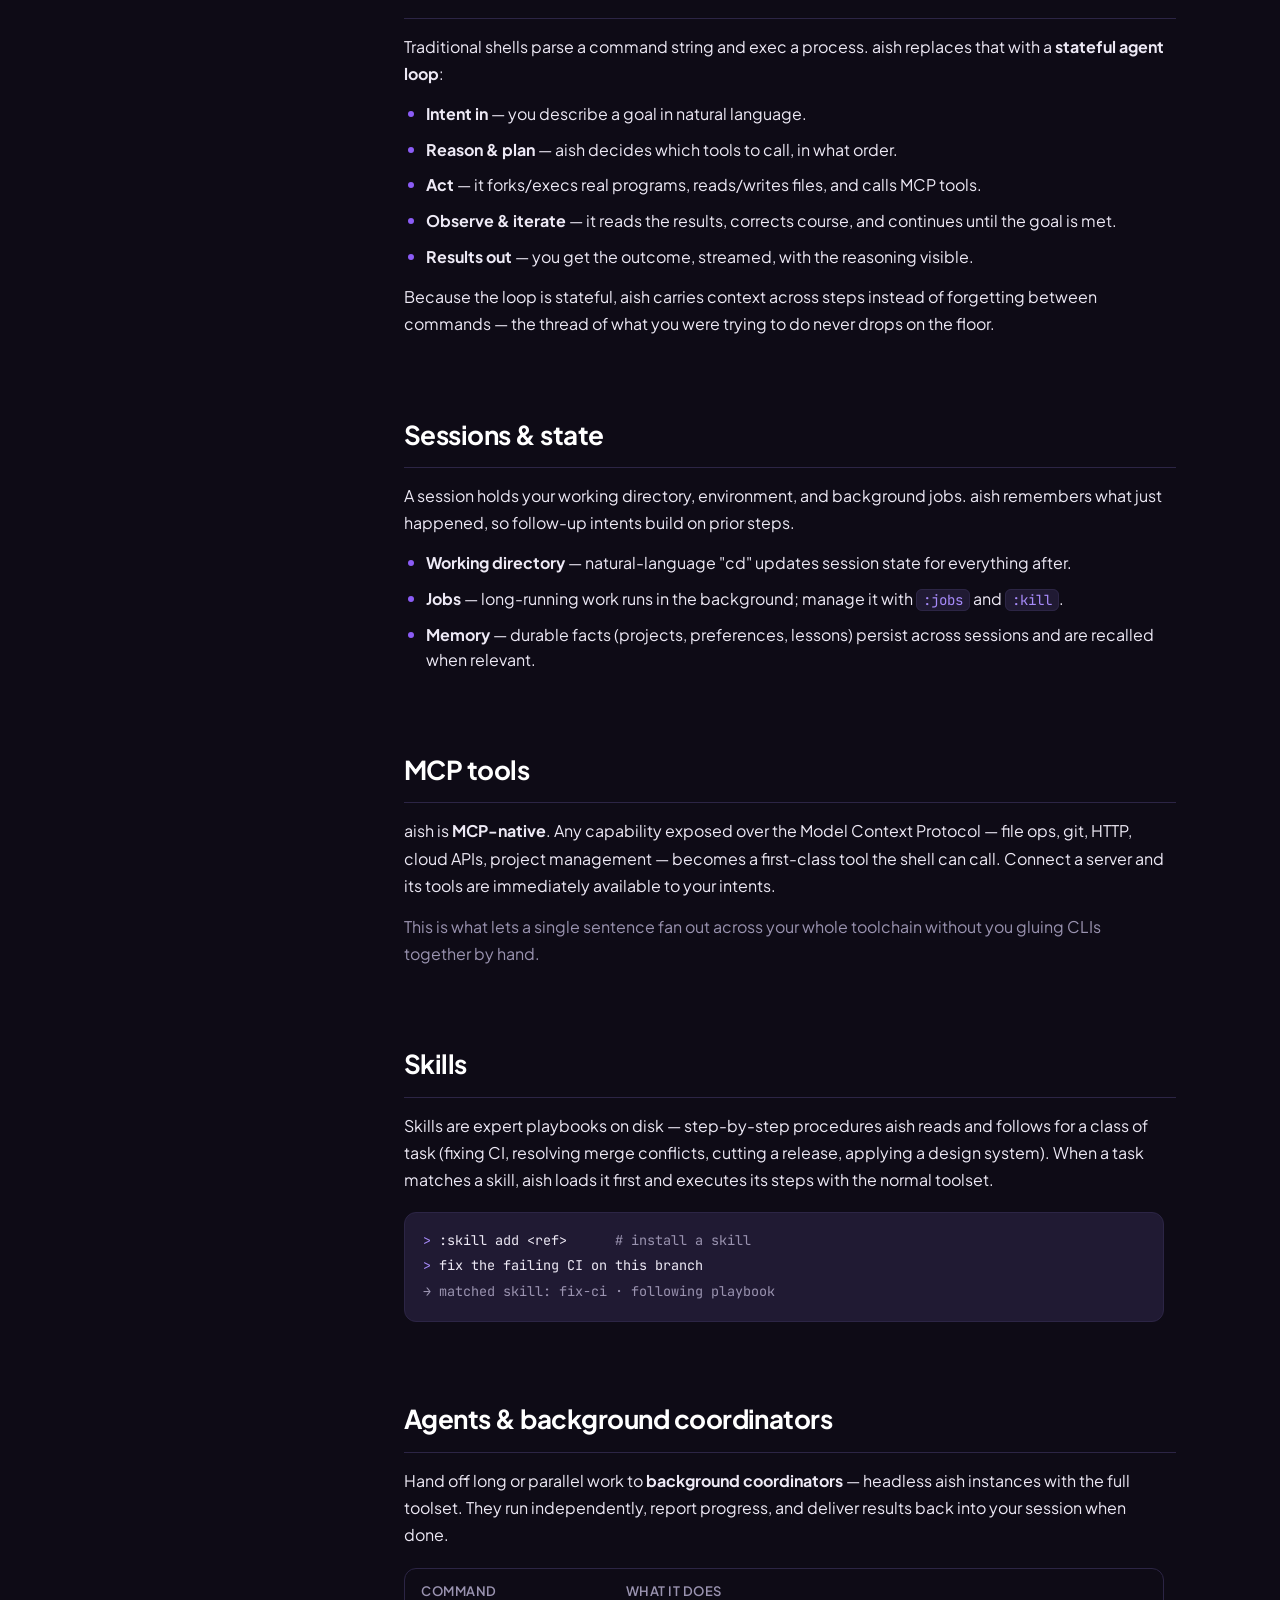
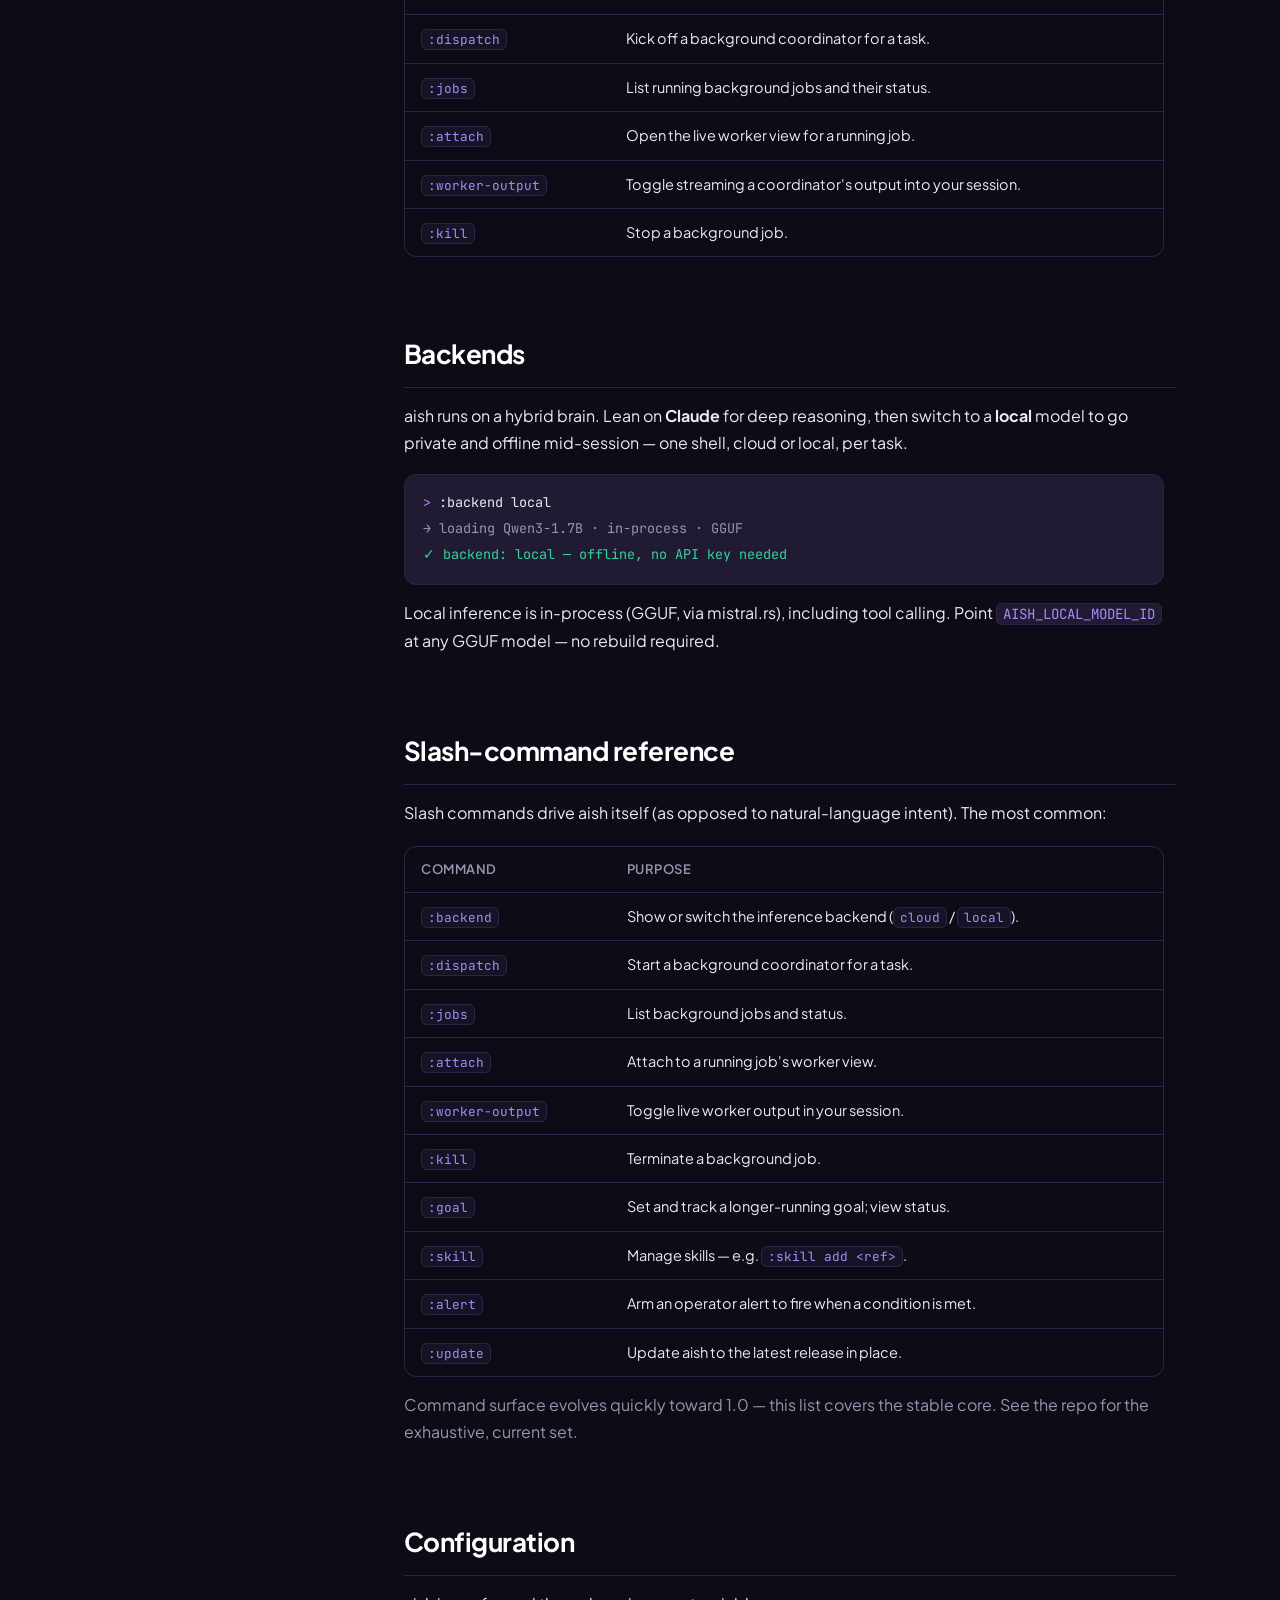
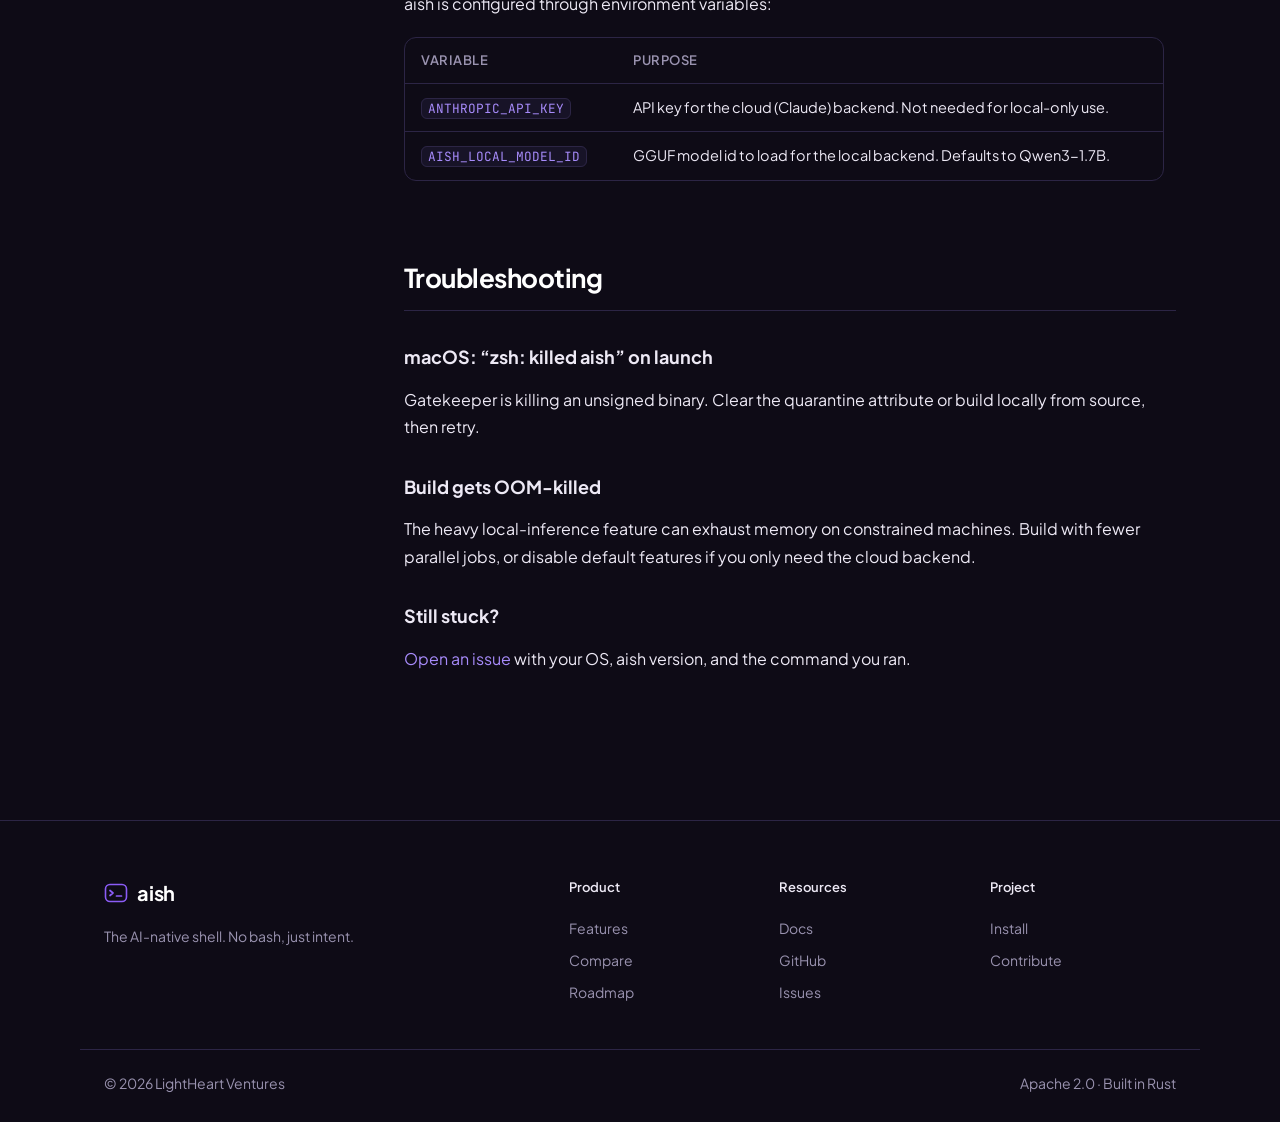
<file: site/docs.html>
<!DOCTYPE html>
<html lang="en">
<head>
  <meta charset="UTF-8" />
  <meta name="viewport" content="width=device-width, initial-scale=1.0, viewport-fit=cover" />
  <meta name="theme-color" content="#0E0B16" />
  <title>Docs — aish, the AI-native shell</title>
  <meta name="description" content="Documentation for aish, the AI-native shell. Install, core concepts, the intent loop, MCP tools, skills, agents & background coordinators, backends, and the slash-command reference." />

  <meta property="og:title" content="aish Docs — The AI-native shell" />
  <meta property="og:description" content="Everything you need to get productive with aish: install, concepts, MCP tools, skills, agents, backends, and the full slash-command reference." />
  <meta property="og:type" content="website" />

  <link rel="preconnect" href="https://fonts.googleapis.com" />
  <link rel="preconnect" href="https://fonts.gstatic.com" crossorigin />
  <link href="https://fonts.googleapis.com/css2?family=Plus+Jakarta+Sans:wght@400;500;600;700&family=JetBrains+Mono:wght@400;500;600&display=swap" rel="stylesheet" />
  <link rel="stylesheet" href="styles.css" />
  <link rel="stylesheet" href="docs.css" />
</head>
<body>
  <!-- ===================== NAV ===================== -->
  <header class="nav is-scrolled" id="nav">
    <div class="nav__inner">
      <a class="brand" href="index.html#top" aria-label="aish home">
        <svg class="brand__mark" width="26" height="26" viewBox="0 0 24 24" fill="none" aria-hidden="true">
          <rect x="1.5" y="3.5" width="21" height="17" rx="4.5" stroke="currentColor" stroke-width="1.6"/>
          <path d="M6 9.5l3 2.5-3 2.5" stroke="currentColor" stroke-width="1.7" stroke-linecap="round" stroke-linejoin="round"/>
          <path d="M12.5 15h5" stroke="currentColor" stroke-width="1.7" stroke-linecap="round"/>
        </svg>
        <span class="brand__name">aish</span>
      </a>

      <nav class="nav__links" aria-label="Primary">
        <a href="index.html#problem">Why</a>
        <a href="index.html#features">Features</a>
        <a href="index.html#compare">Compare</a>
        <a href="index.html#roadmap">Roadmap</a>
        <a href="docs.html" aria-current="page">Docs</a>
      </nav>

      <div class="nav__cta">
        <a class="btn btn--ghost" href="https://github.com/LightHeart-Ventures/aish" target="_blank" rel="noopener">
          <svg width="18" height="18" viewBox="0 0 24 24" fill="currentColor" aria-hidden="true"><path d="M12 1.5A10.5 10.5 0 0 0 1.5 12a10.5 10.5 0 0 0 7.18 9.96c.53.1.72-.23.72-.5v-1.9c-2.92.64-3.54-1.25-3.54-1.25-.48-1.22-1.17-1.54-1.17-1.54-.95-.65.07-.64.07-.64 1.06.08 1.62 1.09 1.62 1.09.94 1.6 2.46 1.14 3.06.87.1-.68.37-1.14.67-1.4-2.33-.27-4.78-1.17-4.78-5.2 0-1.15.41-2.08 1.08-2.82-.11-.27-.47-1.34.1-2.78 0 0 .88-.28 2.88 1.07a9.9 9.9 0 0 1 5.24 0c2-1.35 2.88-1.07 2.88-1.07.57 1.44.21 2.51.1 2.78.68.74 1.08 1.67 1.08 2.82 0 4.04-2.46 4.92-4.8 5.18.38.33.71.97.71 1.96v2.9c0 .28.19.61.73.5A10.5 10.5 0 0 0 22.5 12 10.5 10.5 0 0 0 12 1.5Z"/></svg>
          <span>GitHub</span>
        </a>
        <a class="btn btn--primary" href="index.html#install">
          <span class="btn__label">Install</span>
          <svg class="btn__arrow" width="18" height="18" viewBox="0 0 24 24" fill="none" aria-hidden="true"><path d="M5 12h14M13 6l6 6-6 6" stroke="currentColor" stroke-width="1.9" stroke-linecap="round" stroke-linejoin="round"/></svg>
        </a>
      </div>
    </div>
  </header>

  <!-- ===================== DOCS ===================== -->
  <main class="docs" id="top">
    <!-- sidebar -->
    <aside class="docs__side">
      <nav class="docs-nav" aria-label="Documentation">
        <div class="docs-nav__group">
          <p class="docs-nav__h">Getting started</p>
          <div class="docs-nav__list">
            <a href="#install">Install</a>
            <a href="#first-command">Your first command</a>
            <a href="#requirements">Requirements</a>
          </div>
        </div>
        <div class="docs-nav__group">
          <p class="docs-nav__h">Concepts</p>
          <div class="docs-nav__list">
            <a href="#how-it-works">How aish works</a>
            <a href="#sessions">Sessions &amp; state</a>
            <a href="#mcp">MCP tools</a>
            <a href="#skills">Skills</a>
            <a href="#agents">Agents &amp; coordinators</a>
            <a href="#backends">Backends</a>
          </div>
        </div>
        <div class="docs-nav__group">
          <p class="docs-nav__h">Guides</p>
          <div class="docs-nav__list">
            <a href="getting-started.html">Getting started</a>
            <a href="architecture.html">Architecture</a>
            <a href="whats-new.html">What's new</a>
          </div>
        </div>
        <div class="docs-nav__group">
          <p class="docs-nav__h">Reference</p>
          <div class="docs-nav__list">
            <a href="commands.html">Slash commands</a>
            <a href="configuration.html">Configuration</a>
          </div>
        </div>
        <div class="docs-nav__group">
          <p class="docs-nav__h">Help</p>
          <div class="docs-nav__list">
            <a href="#troubleshooting">Troubleshooting</a>
            <a href="https://github.com/LightHeart-Ventures/aish" target="_blank" rel="noopener">GitHub&nbsp;↗</a>
          </div>
        </div>
      </nav>
    </aside>

    <!-- content -->
    <div class="docs__main">
      <div class="docs__lede">
        <p class="eyebrow">Documentation</p>
        <h1>Get productive with aish.</h1>
        <p>
          aish is an AI-native shell — no POSIX layer underneath, just a stateful
          agent loop. Describe what you want; aish understands, calls the right
          tools over MCP, reads and writes files, and runs your programs. This is a
          first-pass guide to installing, the core concepts, and the command surface.
        </p>
      </div>

      <!-- INSTALL -->
      <section class="doc-section" id="install">
        <h2>Install</h2>
        <p>aish is written in Rust and builds from source. Clone the repo, build a
        release binary, and open the REPL.</p>
        <div class="doc-code"><pre><code><span class="c-prompt">$</span> git clone https://github.com/LightHeart-Ventures/aish
<span class="c-prompt">$</span> cd aish &amp;&amp; cargo build --release
<span class="c-prompt">$</span> ./target/release/aish</code></pre></div>
        <div class="doc-callout">
          <svg width="18" height="18" viewBox="0 0 24 24" fill="none" aria-hidden="true"><path d="M12 16v-5m0-3.5h.01M12 22a10 10 0 1 1 0-20 10 10 0 0 1 0 20Z" stroke="currentColor" stroke-width="1.7" stroke-linecap="round" stroke-linejoin="round"/></svg>
          <p>Already running aish? Pull the latest release in place with <code>:update</code>.</p>
        </div>
      </section>

      <!-- FIRST COMMAND -->
      <section class="doc-section" id="first-command">
        <h2>Your first command</h2>
        <p>Running <code>aish</code> opens the interactive REPL. Type intent in plain
        language — aish parses it, picks tools, and streams the work back.</p>
        <div class="doc-code"><pre><code><span class="c-prompt">&gt;</span> list the top 10 files by size in /home
<span class="c-dim">→ scanning /home · sorting by size · top 10</span>
<span class="c-ok">✓ done — 10 files, largest 2.4 GB (backup.tar.zst)</span></code></pre></div>
        <p class="muted">There's no syntax to memorize. You state the goal; aish
        translates it into concrete tool calls and shows you what it did.</p>
      </section>

      <!-- REQUIREMENTS -->
      <section class="doc-section" id="requirements">
        <h2>Requirements</h2>
        <ul class="doc-list">
          <li>A recent <strong>Rust toolchain</strong> (1.70+) to build from source.</li>
          <li>Linux or macOS. On macOS, if the binary is killed on launch, see <a class="link" href="#troubleshooting">Troubleshooting</a>.</li>
          <li>An <code>ANTHROPIC_API_KEY</code> for the cloud backend — <strong>or</strong> nothing at all to run fully offline with a local model.</li>
        </ul>
      </section>

      <!-- HOW IT WORKS -->
      <section class="doc-section" id="how-it-works">
        <h2>How aish works</h2>
        <p>Traditional shells parse a command string and exec a process. aish replaces
        that with a <strong>stateful agent loop</strong>:</p>
        <ul class="doc-list">
          <li><strong>Intent in</strong> — you describe a goal in natural language.</li>
          <li><strong>Reason &amp; plan</strong> — aish decides which tools to call, in what order.</li>
          <li><strong>Act</strong> — it forks/execs real programs, reads/writes files, and calls MCP tools.</li>
          <li><strong>Observe &amp; iterate</strong> — it reads the results, corrects course, and continues until the goal is met.</li>
          <li><strong>Results out</strong> — you get the outcome, streamed, with the reasoning visible.</li>
        </ul>
        <p>Because the loop is stateful, aish carries context across steps instead of
        forgetting between commands — the thread of what you were trying to do never
        drops on the floor.</p>
      </section>

      <!-- SESSIONS -->
      <section class="doc-section" id="sessions">
        <h2>Sessions &amp; state</h2>
        <p>A session holds your working directory, environment, and background jobs.
        aish remembers what just happened, so follow-up intents build on prior steps.</p>
        <ul class="doc-list">
          <li><strong>Working directory</strong> — natural-language "cd" updates session state for everything after.</li>
          <li><strong>Jobs</strong> — long-running work runs in the background; manage it with <code>:jobs</code> and <code>:kill</code>.</li>
          <li><strong>Memory</strong> — durable facts (projects, preferences, lessons) persist across sessions and are recalled when relevant.</li>
        </ul>
      </section>

      <!-- MCP -->
      <section class="doc-section" id="mcp">
        <h2>MCP tools</h2>
        <p>aish is <strong>MCP-native</strong>. Any capability exposed over the Model
        Context Protocol — file ops, git, HTTP, cloud APIs, project management —
        becomes a first-class tool the shell can call. Connect a server and its tools
        are immediately available to your intents.</p>
        <p class="muted">This is what lets a single sentence fan out across your whole
        toolchain without you gluing CLIs together by hand.</p>
      </section>

      <!-- SKILLS -->
      <section class="doc-section" id="skills">
        <h2>Skills</h2>
        <p>Skills are expert playbooks on disk — step-by-step procedures aish reads and
        follows for a class of task (fixing CI, resolving merge conflicts, cutting a
        release, applying a design system). When a task matches a skill, aish loads it
        first and executes its steps with the normal toolset.</p>
        <div class="doc-code"><pre><code><span class="c-prompt">&gt;</span> :skill add &lt;ref&gt;      <span class="c-dim"># install a skill</span>
<span class="c-prompt">&gt;</span> fix the failing CI on this branch
<span class="c-dim">→ matched skill: fix-ci · following playbook</span></code></pre></div>
      </section>

      <!-- AGENTS -->
      <section class="doc-section" id="agents">
        <h2>Agents &amp; background coordinators</h2>
        <p>Hand off long or parallel work to <strong>background coordinators</strong> —
        headless aish instances with the full toolset. They run independently, report
        progress, and deliver results back into your session when done.</p>
        <div class="doc-table-wrap">
          <table class="doc-table">
            <thead><tr><th>Command</th><th>What it does</th></tr></thead>
            <tbody>
              <tr><td><code>:dispatch</code></td><td>Kick off a background coordinator for a task.</td></tr>
              <tr><td><code>:jobs</code></td><td>List running background jobs and their status.</td></tr>
              <tr><td><code>:attach</code></td><td>Open the live worker view for a running job.</td></tr>
              <tr><td><code>:worker-output</code></td><td>Toggle streaming a coordinator's output into your session.</td></tr>
              <tr><td><code>:kill</code></td><td>Stop a background job.</td></tr>
            </tbody>
          </table>
        </div>
      </section>

      <!-- BACKENDS -->
      <section class="doc-section" id="backends">
        <h2>Backends</h2>
        <p>aish runs on a hybrid brain. Lean on <strong>Claude</strong> for deep
        reasoning, then switch to a <strong>local</strong> model to go private and
        offline mid-session — one shell, cloud or local, per task.</p>
        <div class="doc-code"><pre><code><span class="c-prompt">&gt;</span> :backend local
<span class="c-dim">→ loading Qwen3-1.7B · in-process · GGUF</span>
<span class="c-ok">✓ backend: local — offline, no API key needed</span></code></pre></div>
        <p>Local inference is in-process (GGUF, via mistral.rs), including tool calling.
        Point <code>AISH_LOCAL_MODEL_ID</code> at any GGUF model — no rebuild required.</p>
      </section>

      <!-- COMMANDS -->
      <section class="doc-section" id="commands">
        <h2>Slash-command reference</h2>
        <p>Slash commands drive aish itself (as opposed to natural-language intent).
        The most common:</p>
        <div class="doc-table-wrap">
          <table class="doc-table">
            <thead><tr><th>Command</th><th>Purpose</th></tr></thead>
            <tbody>
              <tr><td><code>:backend</code></td><td>Show or switch the inference backend (<code>cloud</code> / <code>local</code>).</td></tr>
              <tr><td><code>:dispatch</code></td><td>Start a background coordinator for a task.</td></tr>
              <tr><td><code>:jobs</code></td><td>List background jobs and status.</td></tr>
              <tr><td><code>:attach</code></td><td>Attach to a running job's worker view.</td></tr>
              <tr><td><code>:worker-output</code></td><td>Toggle live worker output in your session.</td></tr>
              <tr><td><code>:kill</code></td><td>Terminate a background job.</td></tr>
              <tr><td><code>:goal</code></td><td>Set and track a longer-running goal; view status.</td></tr>
              <tr><td><code>:skill</code></td><td>Manage skills — e.g. <code>:skill add &lt;ref&gt;</code>.</td></tr>
              <tr><td><code>:alert</code></td><td>Arm an operator alert to fire when a condition is met.</td></tr>
              <tr><td><code>:update</code></td><td>Update aish to the latest release in place.</td></tr>
            </tbody>
          </table>
        </div>
        <p class="muted">Command surface evolves quickly toward 1.0 — this list covers
        the stable core. See the repo for the exhaustive, current set.</p>
      </section>

      <!-- CONFIG -->
      <section class="doc-section" id="config">
        <h2>Configuration</h2>
        <p>aish is configured through environment variables:</p>
        <div class="doc-table-wrap">
          <table class="doc-table">
            <thead><tr><th>Variable</th><th>Purpose</th></tr></thead>
            <tbody>
              <tr><td><code>ANTHROPIC_API_KEY</code></td><td>API key for the cloud (Claude) backend. Not needed for local-only use.</td></tr>
              <tr><td><code>AISH_LOCAL_MODEL_ID</code></td><td>GGUF model id to load for the local backend. Defaults to Qwen3-1.7B.</td></tr>
            </tbody>
          </table>
        </div>
      </section>

      <!-- TROUBLESHOOTING -->
      <section class="doc-section" id="troubleshooting">
        <h2>Troubleshooting</h2>
        <h3>macOS: “zsh: killed aish” on launch</h3>
        <p>Gatekeeper is killing an unsigned binary. Clear the quarantine attribute or
        build locally from source, then retry.</p>
        <h3>Build gets OOM-killed</h3>
        <p>The heavy local-inference feature can exhaust memory on constrained machines.
        Build with fewer parallel jobs, or disable default features if you only need the
        cloud backend.</p>
        <h3>Still stuck?</h3>
        <p><a class="link" href="https://github.com/LightHeart-Ventures/aish/issues" target="_blank" rel="noopener">Open an issue</a>
        with your OS, aish version, and the command you ran.</p>
      </section>
    </div>
  </main>

  <!-- ===================== FOOTER ===================== -->
  <footer class="footer">
    <div class="section__content footer__inner">
      <div class="footer__brand">
        <a class="brand" href="index.html#top" aria-label="aish home">
          <svg class="brand__mark" width="24" height="24" viewBox="0 0 24 24" fill="none" aria-hidden="true">
            <rect x="1.5" y="3.5" width="21" height="17" rx="4.5" stroke="currentColor" stroke-width="1.6"/>
            <path d="M6 9.5l3 2.5-3 2.5" stroke="currentColor" stroke-width="1.7" stroke-linecap="round" stroke-linejoin="round"/>
            <path d="M12.5 15h5" stroke="currentColor" stroke-width="1.7" stroke-linecap="round"/>
          </svg>
          <span class="brand__name">aish</span>
        </a>
        <p class="footer__tag">The AI-native shell. No bash, just intent.</p>
      </div>

      <nav class="footer__cols" aria-label="Footer">
        <div class="footer__col">
          <p class="footer__h">Product</p>
          <a href="index.html#features">Features</a>
          <a href="index.html#compare">Compare</a>
          <a href="index.html#roadmap">Roadmap</a>
        </div>
        <div class="footer__col">
          <p class="footer__h">Resources</p>
          <a href="docs.html">Docs</a>
          <a href="https://github.com/LightHeart-Ventures/aish" target="_blank" rel="noopener">GitHub</a>
          <a href="https://github.com/LightHeart-Ventures/aish/issues" target="_blank" rel="noopener">Issues</a>
        </div>
        <div class="footer__col">
          <p class="footer__h">Project</p>
          <a href="index.html#install">Install</a>
          <a href="https://github.com/LightHeart-Ventures/aish" target="_blank" rel="noopener">Contribute</a>
        </div>
      </nav>
    </div>
    <div class="section__content footer__bar">
      <span>© <span id="yr"></span> LightHeart Ventures</span>
      <span>Apache 2.0 · Built in Rust</span>
    </div>
  </footer>

  <script src="docs.js"></script>
</body>
</html>
</file>
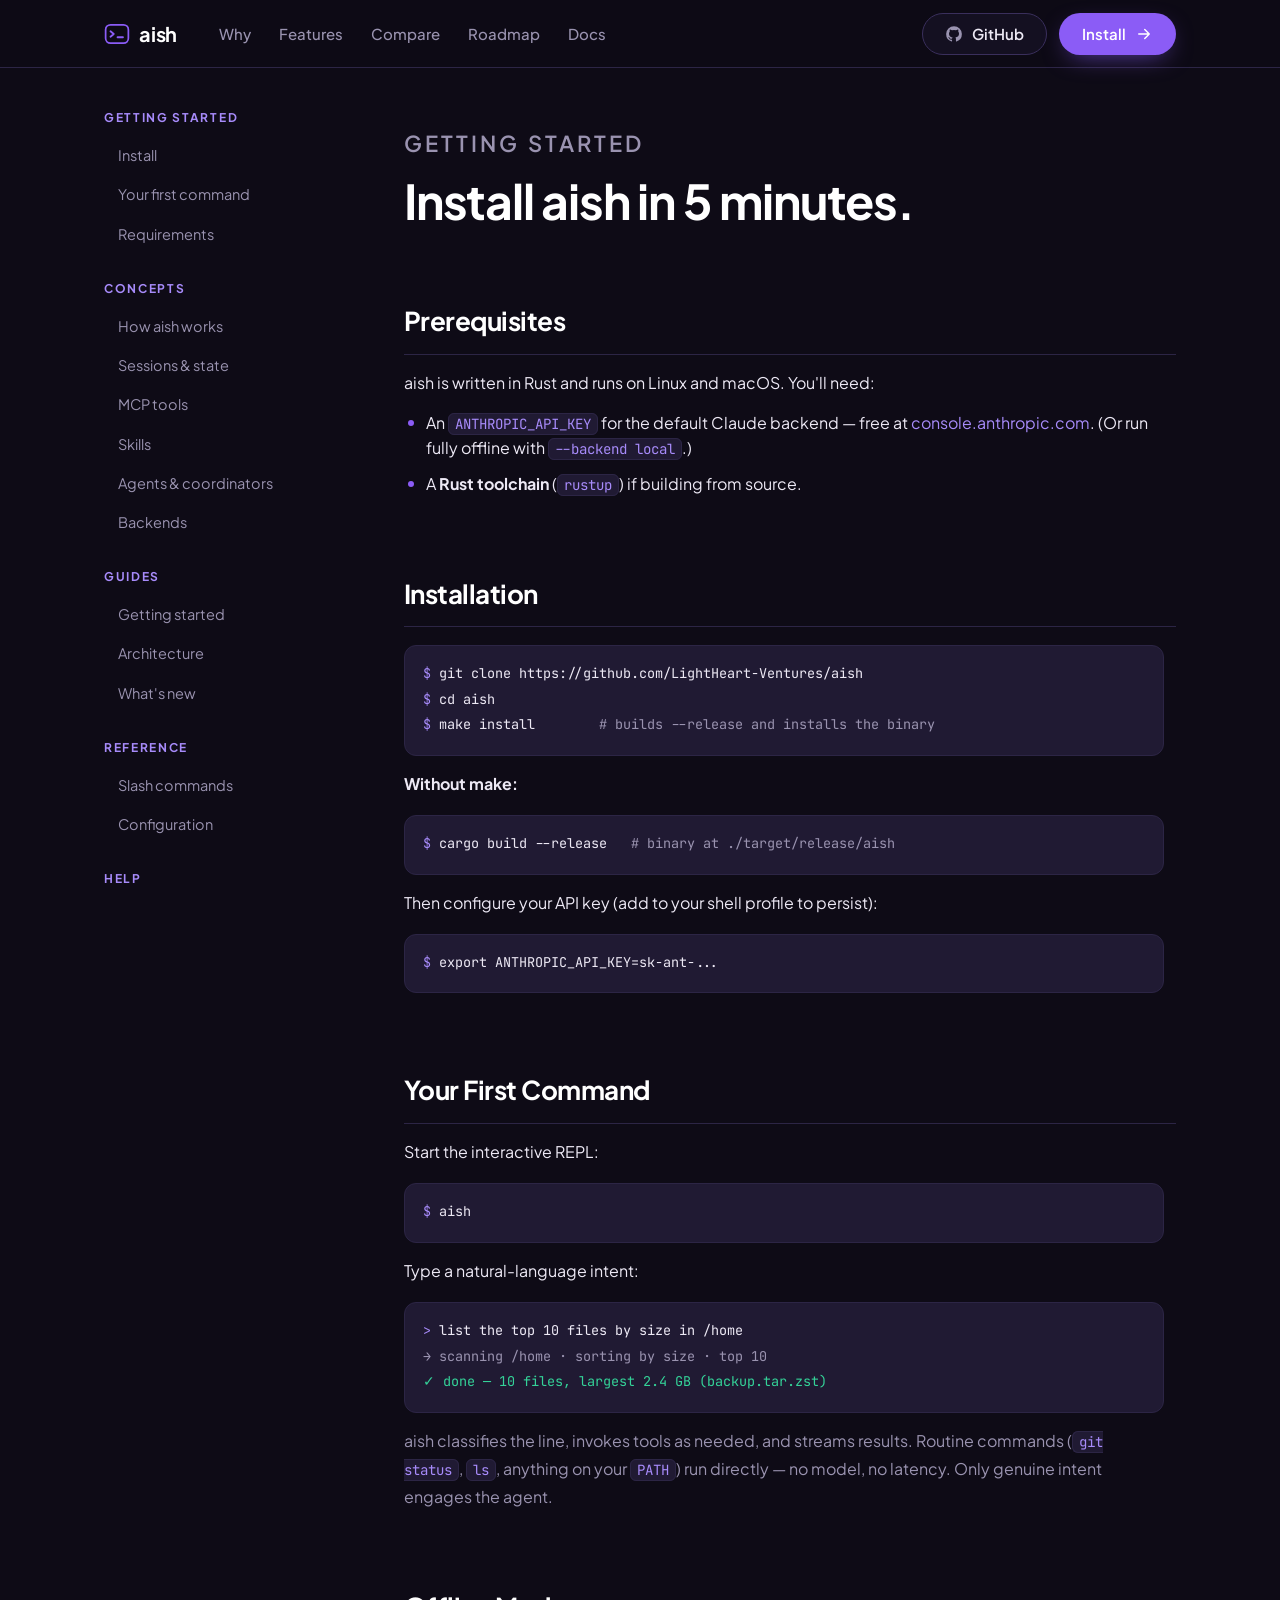
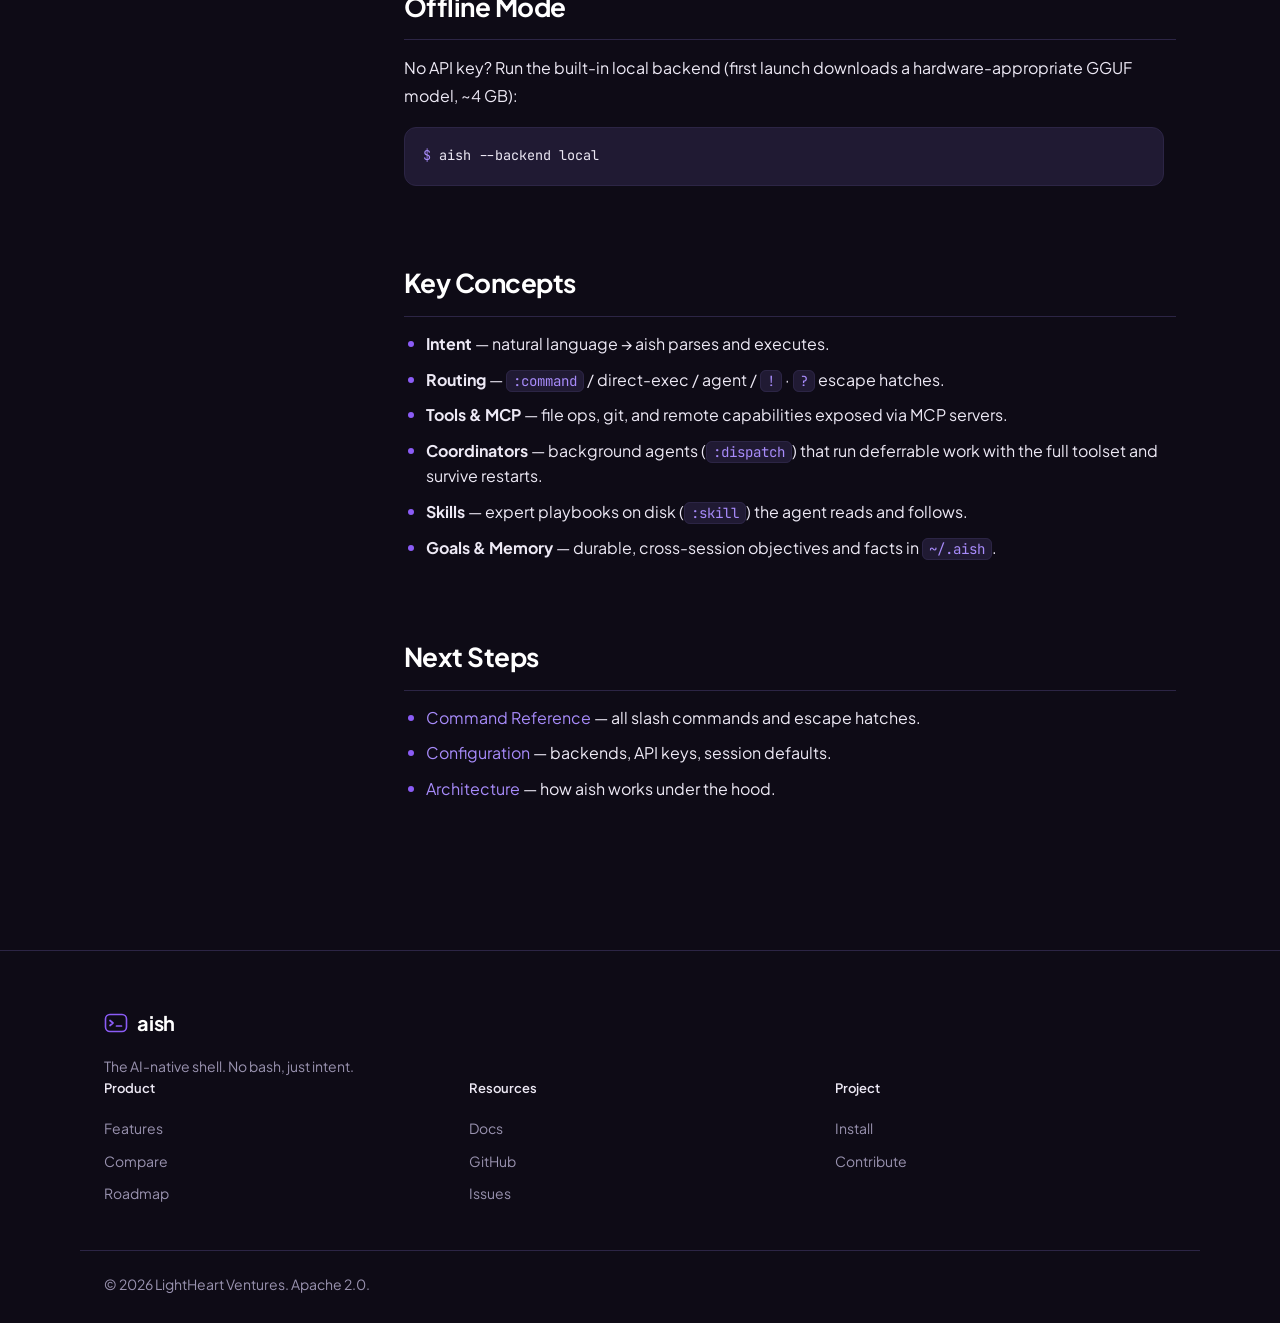
<file: site/getting-started.html>
<!DOCTYPE html>
<html lang="en">
<head>
  <meta charset="UTF-8" />
  <meta name="viewport" content="width=device-width, initial-scale=1.0, viewport-fit=cover" />
  <meta name="theme-color" content="#0E0B16" />
  <title>Getting Started — aish, the AI-native shell</title>
  <meta name="description" content="Install and get started with aish, the AI-native shell. Prerequisites, installation steps, your first command, offline mode, and key concepts." />

  <meta property="og:title" content="Getting Started — aish Docs" />
  <meta property="og:description" content="Install and get started with aish in 5 minutes. Prerequisites, installation, your first command, offline mode." />
  <meta property="og:type" content="website" />

  <link rel="preconnect" href="https://fonts.googleapis.com" />
  <link rel="preconnect" href="https://fonts.gstatic.com" crossorigin />
  <link href="https://fonts.googleapis.com/css2?family=Plus+Jakarta+Sans:wght@400;500;600;700&family=JetBrains+Mono:wght@400;500;600&display=swap" rel="stylesheet" />
  <link rel="stylesheet" href="styles.css" />
  <link rel="stylesheet" href="docs.css" />
</head>
<body>
  <!-- ===================== NAV ===================== -->
  <header class="nav is-scrolled" id="nav">
    <div class="nav__inner">
      <a class="brand" href="index.html#top" aria-label="aish home">
        <svg class="brand__mark" width="26" height="26" viewBox="0 0 24 24" fill="none" aria-hidden="true">
          <rect x="1.5" y="3.5" width="21" height="17" rx="4.5" stroke="currentColor" stroke-width="1.6"/>
          <path d="M6 9.5l3 2.5-3 2.5" stroke="currentColor" stroke-width="1.7" stroke-linecap="round" stroke-linejoin="round"/>
          <path d="M12.5 15h5" stroke="currentColor" stroke-width="1.7" stroke-linecap="round"/>
        </svg>
        <span class="brand__name">aish</span>
      </a>

      <nav class="nav__links" aria-label="Primary">
        <a href="index.html#problem">Why</a>
        <a href="index.html#features">Features</a>
        <a href="index.html#compare">Compare</a>
        <a href="index.html#roadmap">Roadmap</a>
        <a href="docs.html">Docs</a>
      </nav>

      <div class="nav__cta">
        <a class="btn btn--ghost" href="https://github.com/LightHeart-Ventures/aish" target="_blank" rel="noopener">
          <svg width="18" height="18" viewBox="0 0 24 24" fill="currentColor" aria-hidden="true"><path d="M12 1.5A10.5 10.5 0 0 0 1.5 12a10.5 10.5 0 0 0 7.18 9.96c.53.1.72-.23.72-.5v-1.9c-2.92.64-3.54-1.25-3.54-1.25-.48-1.22-1.17-1.54-1.17-1.54-.95-.65.07-.64.07-.64 1.06.08 1.62 1.09 1.62 1.09.94 1.6 2.46 1.14 3.06.87.1-.68.37-1.14.67-1.4-2.33-.27-4.78-1.17-4.78-5.2 0-1.15.41-2.08 1.08-2.82-.11-.27-.47-1.34.1-2.78 0 0 .88-.28 2.88 1.07a9.9 9.9 0 0 1 5.24 0c2-1.35 2.88-1.07 2.88-1.07.57 1.44.21 2.51.1 2.78.68.74 1.08 1.67 1.08 2.82 0 4.04-2.46 4.92-4.8 5.18.38.33.71.97.71 1.96v2.9c0 .28.19.61.73.5A10.5 10.5 0 0 0 22.5 12 10.5 10.5 0 0 0 12 1.5Z"/></svg>
          <span>GitHub</span>
        </a>
        <a class="btn btn--primary" href="index.html#install">
          <span class="btn__label">Install</span>
          <svg class="btn__arrow" width="18" height="18" viewBox="0 0 24 24" fill="none" aria-hidden="true"><path d="M5 12h14M13 6l6 6-6 6" stroke="currentColor" stroke-width="1.9" stroke-linecap="round" stroke-linejoin="round"/></svg>
        </a>
      </div>
    </div>
  </header>

  <!-- ===================== DOCS ===================== -->
  <main class="docs" id="top">
    <!-- sidebar -->
    <aside class="docs__side">
      <nav class="docs-nav" aria-label="Documentation">
        <div class="docs-nav__group">
          <p class="docs-nav__h">Getting started</p>
          <div class="docs-nav__list">
            <a href="docs.html#install">Install</a>
            <a href="docs.html#first-command">Your first command</a>
            <a href="docs.html#requirements">Requirements</a>
          </div>
        </div>
        <div class="docs-nav__group">
          <p class="docs-nav__h">Concepts</p>
          <div class="docs-nav__list">
            <a href="docs.html#how-it-works">How aish works</a>
            <a href="docs.html#sessions">Sessions &amp; state</a>
            <a href="docs.html#mcp">MCP tools</a>
            <a href="docs.html#skills">Skills</a>
            <a href="docs.html#agents">Agents &amp; coordinators</a>
            <a href="docs.html#backends">Backends</a>
          </div>
        </div>
        <div class="docs-nav__group">
          <p class="docs-nav__h">Guides</p>
          <div class="docs-nav__list">
            <a href="getting-started.html" aria-current="page">Getting started</a>
            <a href="architecture.html">Architecture</a>
            <a href="whats-new.html">What's new</a>
          </div>
        </div>
        <div class="docs-nav__group">
          <p class="docs-nav__h">Reference</p>
          <div class="docs-nav__list">
            <a href="commands.html">Slash commands</a>
            <a href="configuration.html">Configuration</a>
          </div>
        </div>
        <div class="docs-nav__group">
          <p class="docs-nav__h">Help</p>
          <div class="docs-nav__list">
            <a href="docs.html#troubleshooting">Troubleshooting</a>
            <a href="https://github.com/LightHeart-Ventures/aish" target="_blank" rel="noopener">GitHub&nbsp;↗</a>
          </div>
        </div>
      </nav>
    </aside>

    <!-- content -->
    <div class="docs__main">
      <div class="docs__lede">
        <p class="eyebrow">Getting Started</p>
        <h1>Install aish in 5 minutes.</h1>
      </div>

      <section class="doc-section">
        <h2>Prerequisites</h2>
        <p>aish is written in Rust and runs on Linux and macOS. You'll need:</p>
        <ul class="doc-list">
          <li>An <code>ANTHROPIC_API_KEY</code> for the default Claude backend — free at <a class="link" href="https://console.anthropic.com" target="_blank" rel="noopener">console.anthropic.com</a>. (Or run fully offline with <code>--backend local</code>.)</li>
          <li>A <strong>Rust toolchain</strong> (<code>rustup</code>) if building from source.</li>
        </ul>
      </section>

      <section class="doc-section">
        <h2>Installation</h2>
        <div class="doc-code"><pre><code><span class="c-prompt">$</span> git clone https://github.com/LightHeart-Ventures/aish
<span class="c-prompt">$</span> cd aish
<span class="c-prompt">$</span> make install        <span class="c-dim"># builds --release and installs the binary</span></code></pre></div>
        <p><strong>Without make:</strong></p>
        <div class="doc-code"><pre><code><span class="c-prompt">$</span> cargo build --release   <span class="c-dim"># binary at ./target/release/aish</span></code></pre></div>
        <p>Then configure your API key (add to your shell profile to persist):</p>
        <div class="doc-code"><pre><code><span class="c-prompt">$</span> export ANTHROPIC_API_KEY=sk-ant-...</code></pre></div>
      </section>

      <section class="doc-section">
        <h2>Your First Command</h2>
        <p>Start the interactive REPL:</p>
        <div class="doc-code"><pre><code><span class="c-prompt">$</span> aish</code></pre></div>
        <p>Type a natural-language intent:</p>
        <div class="doc-code"><pre><code><span class="c-prompt">&gt;</span> list the top 10 files by size in /home
<span class="c-dim">→ scanning /home · sorting by size · top 10</span>
<span class="c-ok">✓ done — 10 files, largest 2.4 GB (backup.tar.zst)</span></code></pre></div>
        <p class="muted">aish classifies the line, invokes tools as needed, and streams results. Routine commands (<code>git status</code>, <code>ls</code>, anything on your <code>PATH</code>) run directly — no model, no latency. Only genuine intent engages the agent.</p>
      </section>

      <section class="doc-section">
        <h2>Offline Mode</h2>
        <p>No API key? Run the built-in local backend (first launch downloads a hardware-appropriate GGUF model, ~4 GB):</p>
        <div class="doc-code"><pre><code><span class="c-prompt">$</span> aish --backend local</code></pre></div>
      </section>

      <section class="doc-section">
        <h2>Key Concepts</h2>
        <ul class="doc-list">
          <li><strong>Intent</strong> — natural language → aish parses and executes.</li>
          <li><strong>Routing</strong> — <code>:command</code> / direct-exec / agent / <code>!</code> · <code>?</code> escape hatches.</li>
          <li><strong>Tools &amp; MCP</strong> — file ops, git, and remote capabilities exposed via MCP servers.</li>
          <li><strong>Coordinators</strong> — background agents (<code>:dispatch</code>) that run deferrable work with the full toolset and survive restarts.</li>
          <li><strong>Skills</strong> — expert playbooks on disk (<code>:skill</code>) the agent reads and follows.</li>
          <li><strong>Goals &amp; Memory</strong> — durable, cross-session objectives and facts in <code>~/.aish</code>.</li>
        </ul>
      </section>

      <section class="doc-section">
        <h2>Next Steps</h2>
        <ul class="doc-list">
          <li><a class="link" href="commands.html">Command Reference</a> — all slash commands and escape hatches.</li>
          <li><a class="link" href="configuration.html">Configuration</a> — backends, API keys, session defaults.</li>
          <li><a class="link" href="architecture.html">Architecture</a> — how aish works under the hood.</li>
        </ul>
      </section>
    </div>
  </main>

  <!-- ===================== FOOTER ===================== -->
  <footer class="footer">
    <div class="section__content">
      <div class="footer__brand">
        <a class="brand" href="index.html#top" aria-label="aish home">
          <svg class="brand__mark" width="24" height="24" viewBox="0 0 24 24" fill="none" aria-hidden="true">
            <rect x="1.5" y="3.5" width="21" height="17" rx="4.5" stroke="currentColor" stroke-width="1.6"/>
            <path d="M6 9.5l3 2.5-3 2.5" stroke="currentColor" stroke-width="1.7" stroke-linecap="round" stroke-linejoin="round"/>
            <path d="M12.5 15h5" stroke="currentColor" stroke-width="1.7" stroke-linecap="round"/>
          </svg>
          <span class="brand__name">aish</span>
        </a>
        <p class="footer__tag">The AI-native shell. No bash, just intent.</p>
      </div>

      <nav class="footer__cols" aria-label="Footer">
        <div class="footer__col">
          <p class="footer__h">Product</p>
          <a href="index.html#features">Features</a>
          <a href="index.html#compare">Compare</a>
          <a href="index.html#roadmap">Roadmap</a>
        </div>
        <div class="footer__col">
          <p class="footer__h">Resources</p>
          <a href="docs.html">Docs</a>
          <a href="https://github.com/LightHeart-Ventures/aish" target="_blank" rel="noopener">GitHub</a>
          <a href="https://github.com/LightHeart-Ventures/aish/issues" target="_blank" rel="noopener">Issues</a>
        </div>
        <div class="footer__col">
          <p class="footer__h">Project</p>
          <a href="index.html#install">Install</a>
          <a href="https://github.com/LightHeart-Ventures/aish" target="_blank" rel="noopener">Contribute</a>
        </div>
      </nav>
    </div>
    <div class="section__content footer__bar">
      <p>&copy; <span id="yr">2025</span> LightHeart Ventures. Apache 2.0.</p>
    </div>
  </footer>

  <script src="docs.js"></script>
</body>
</html>
</file>
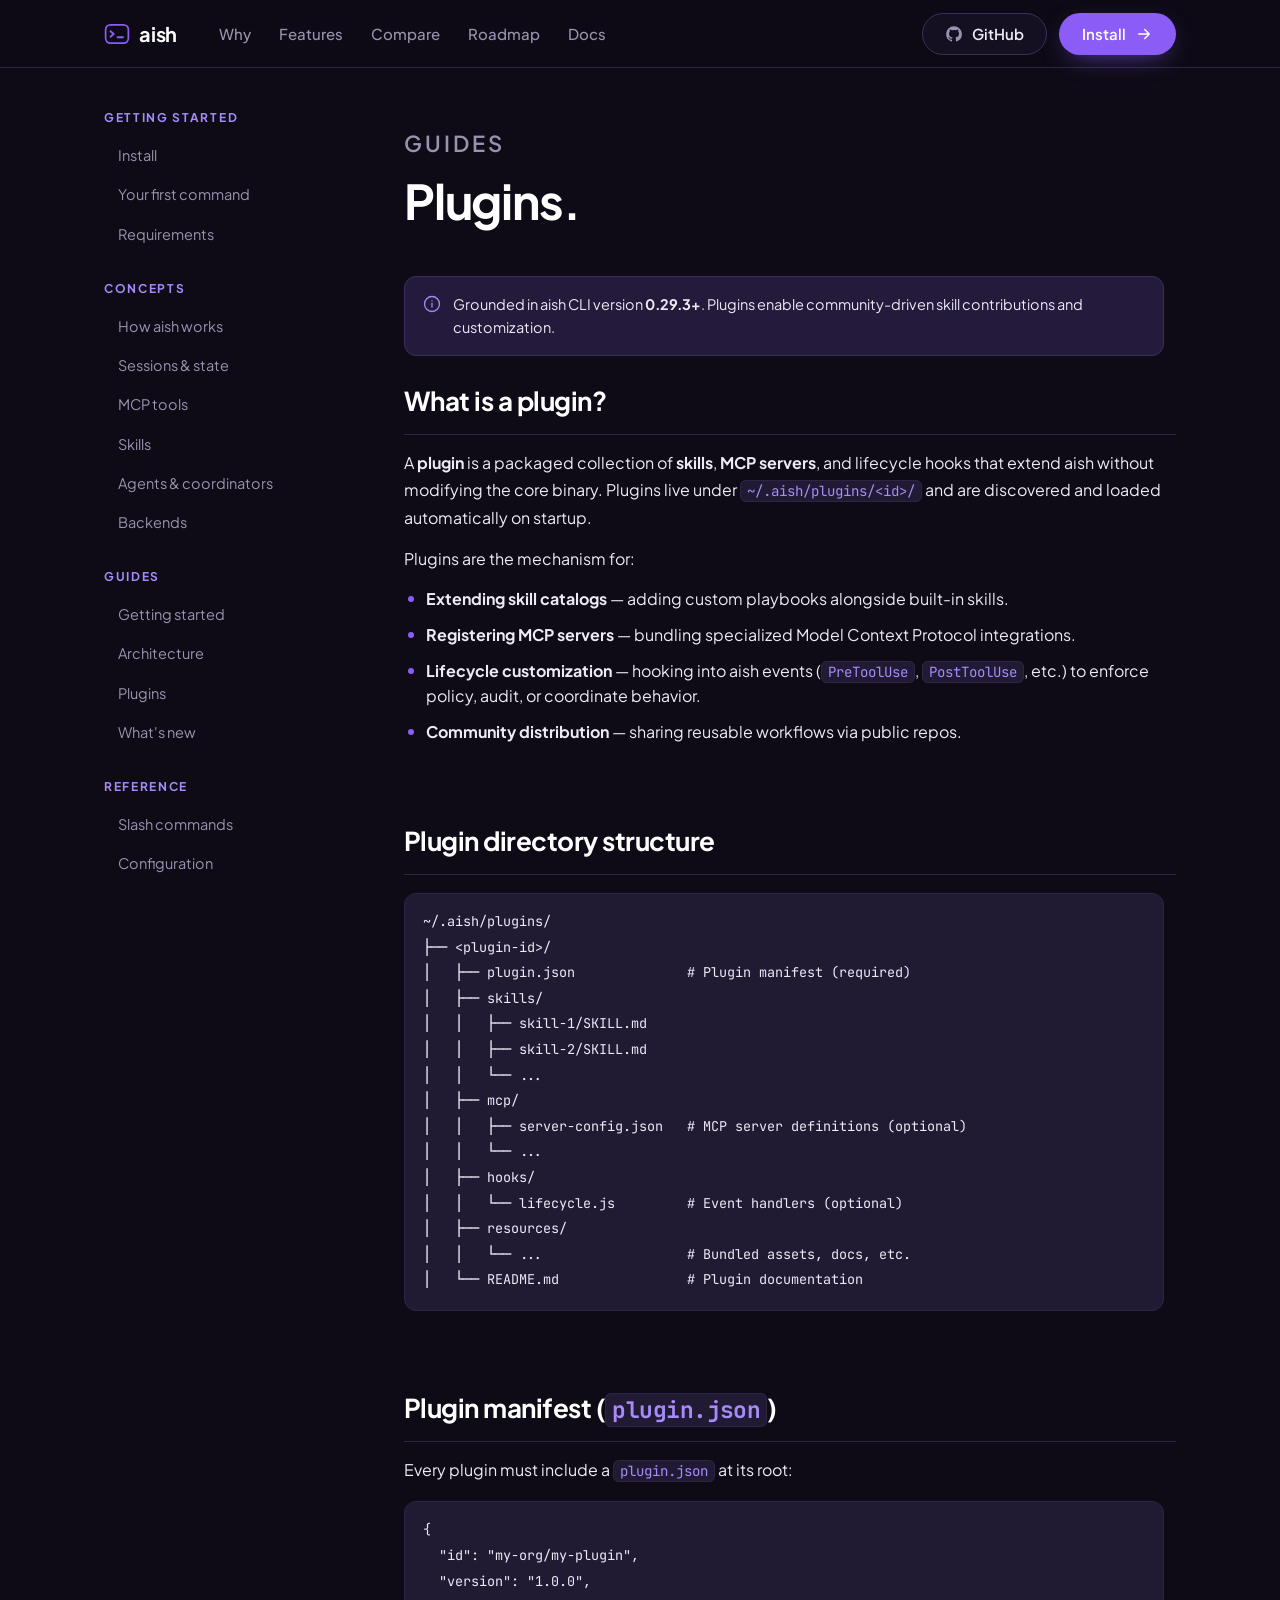
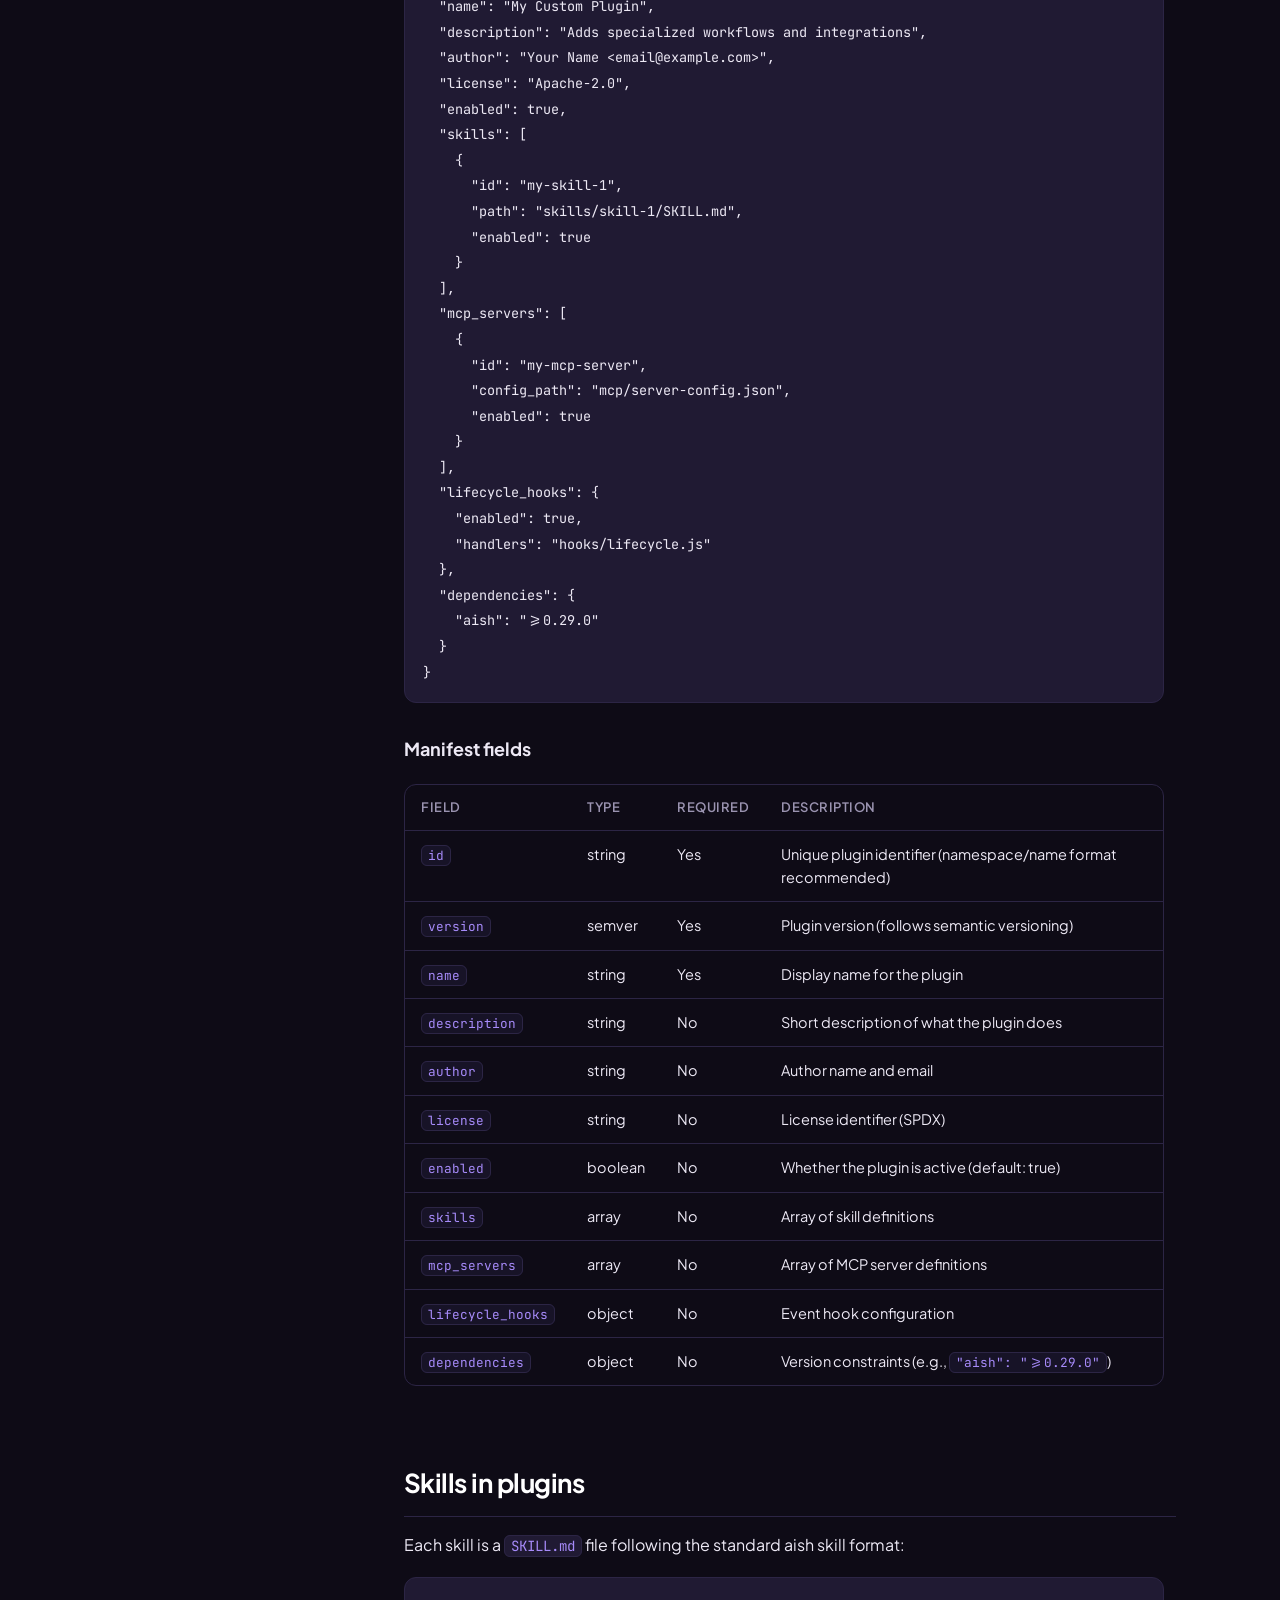
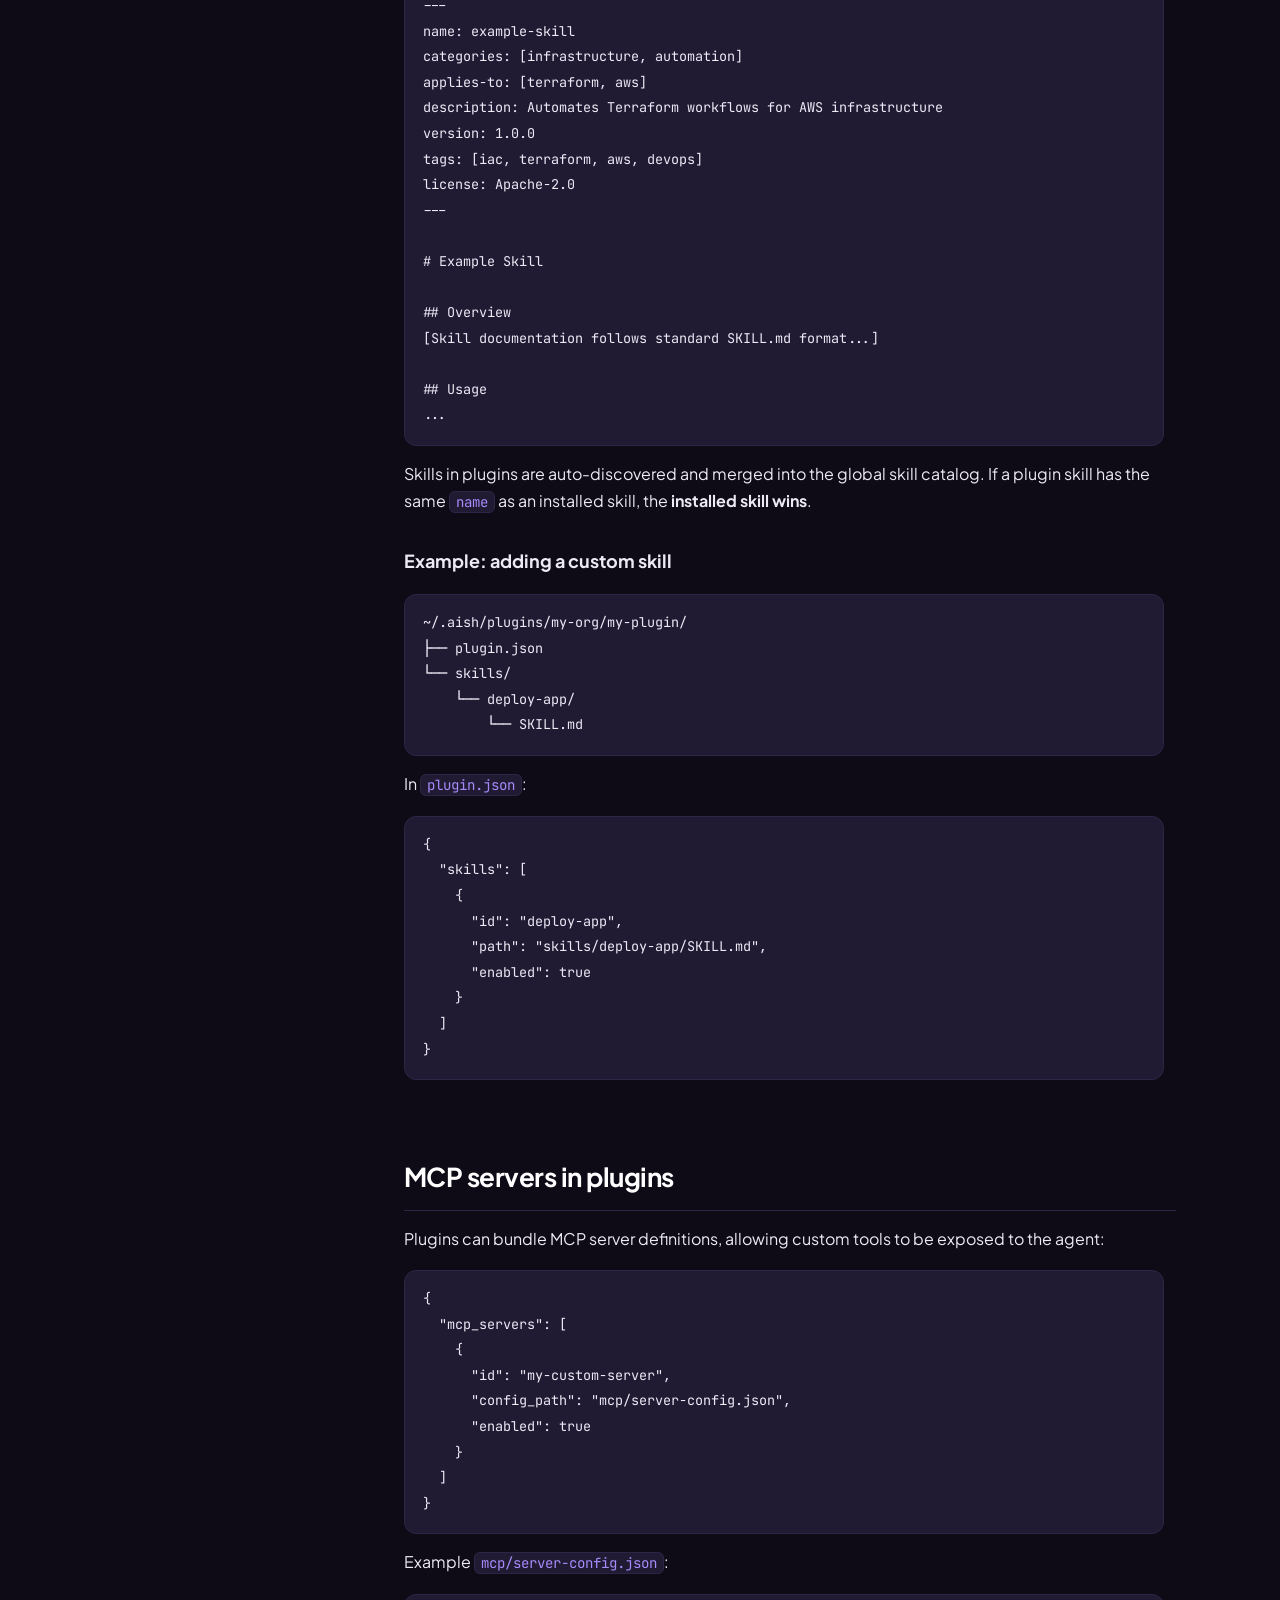
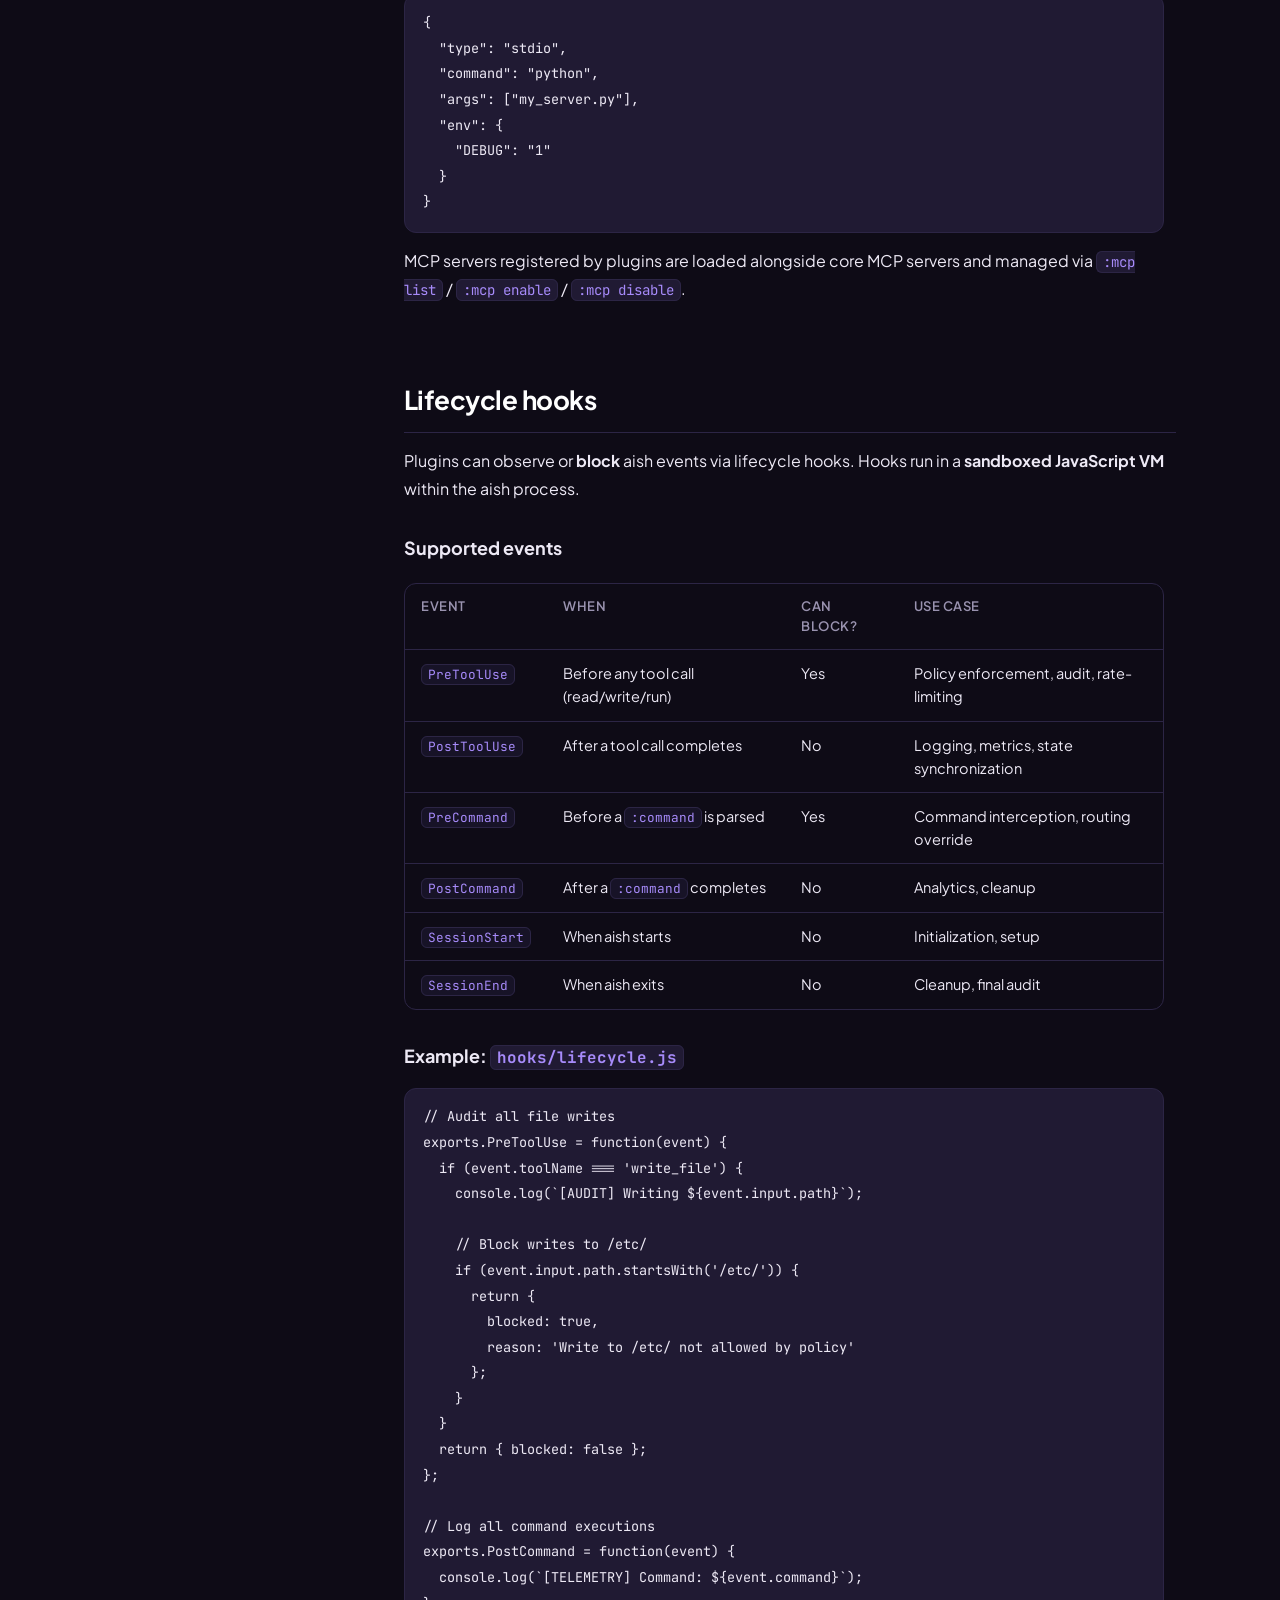
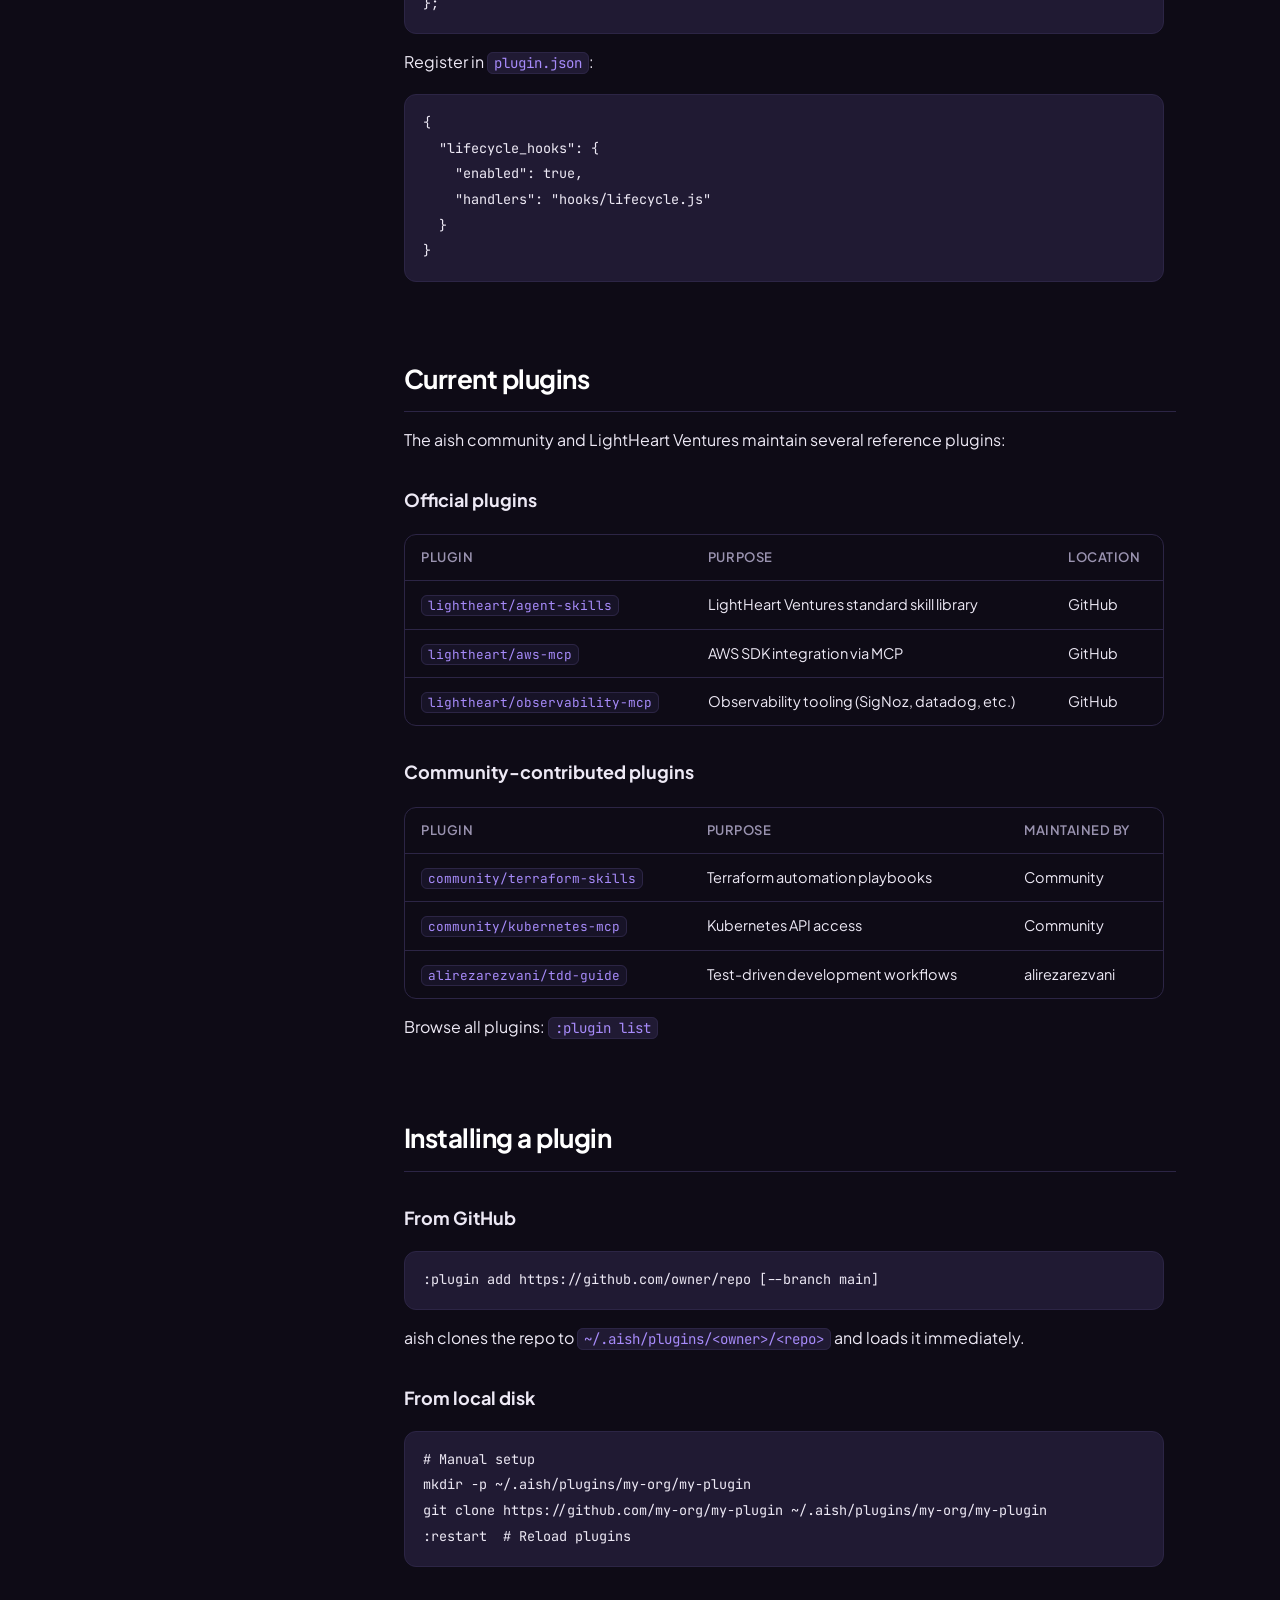
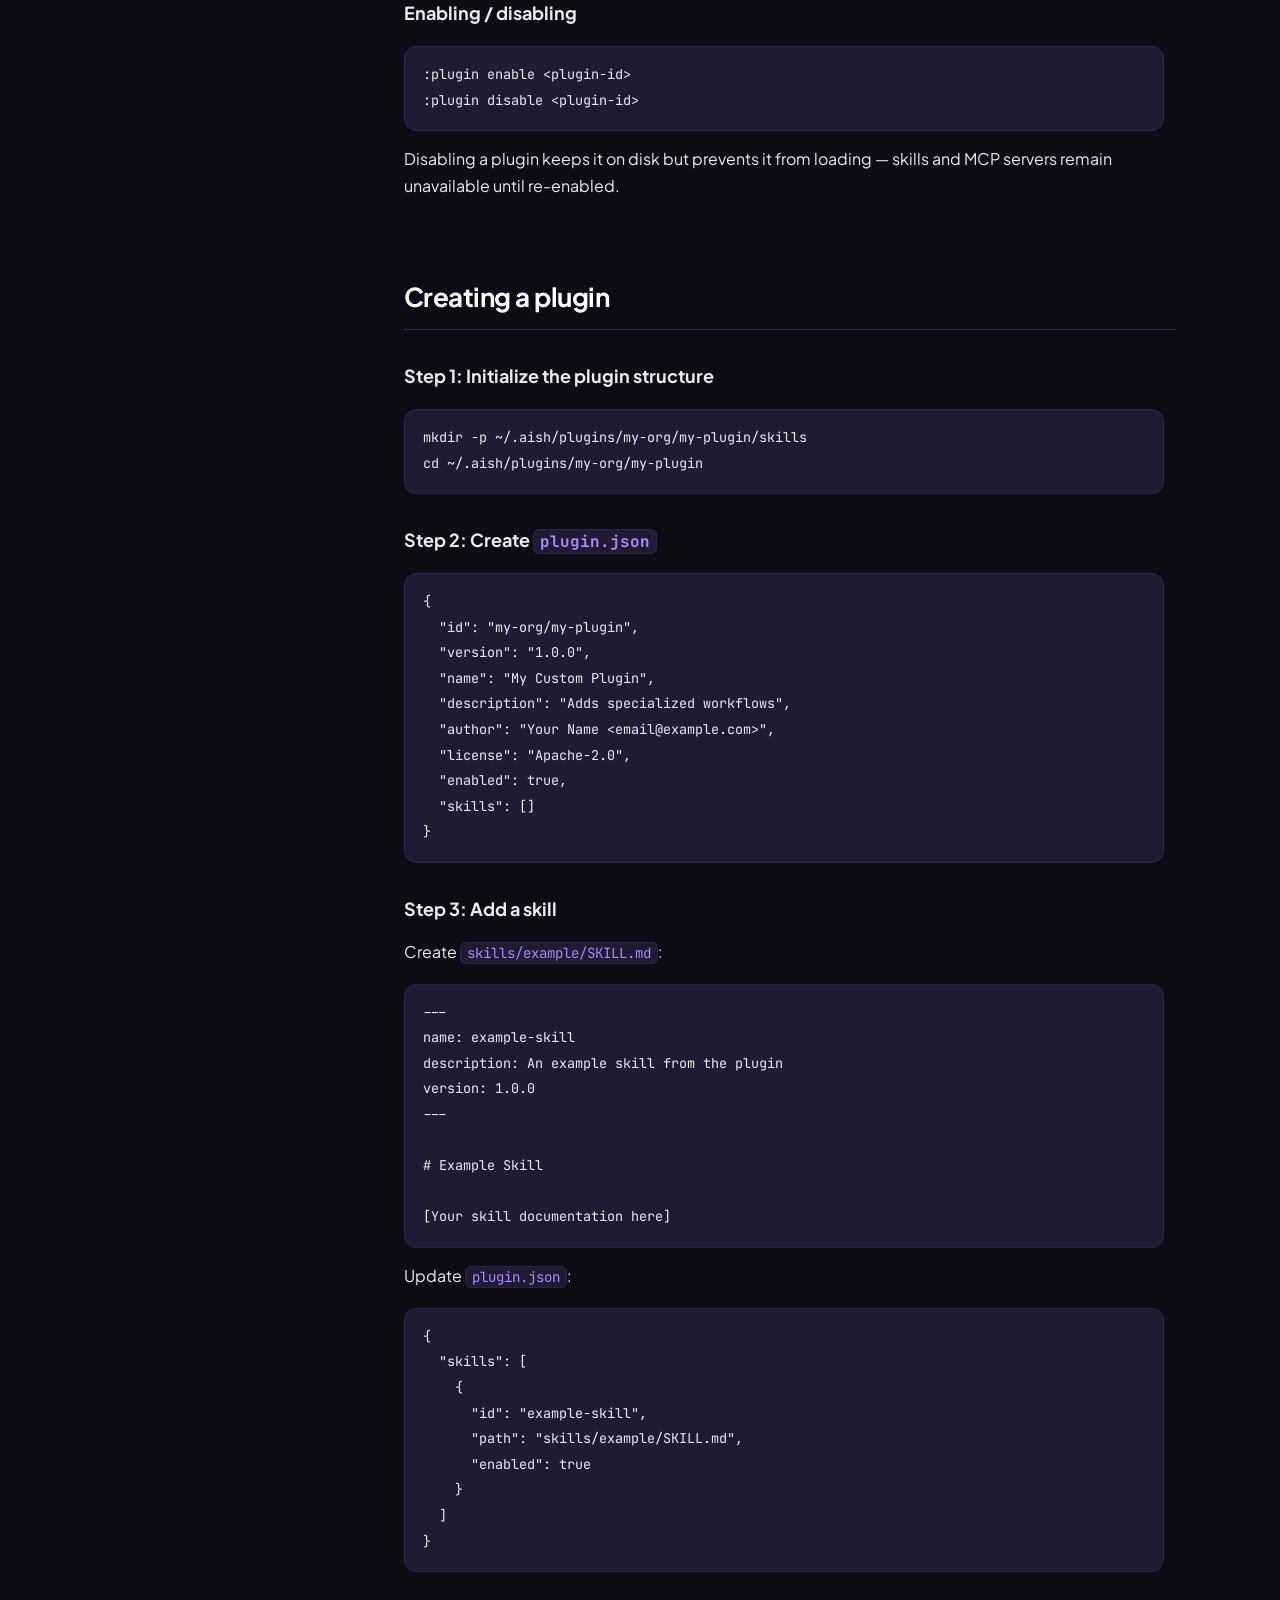
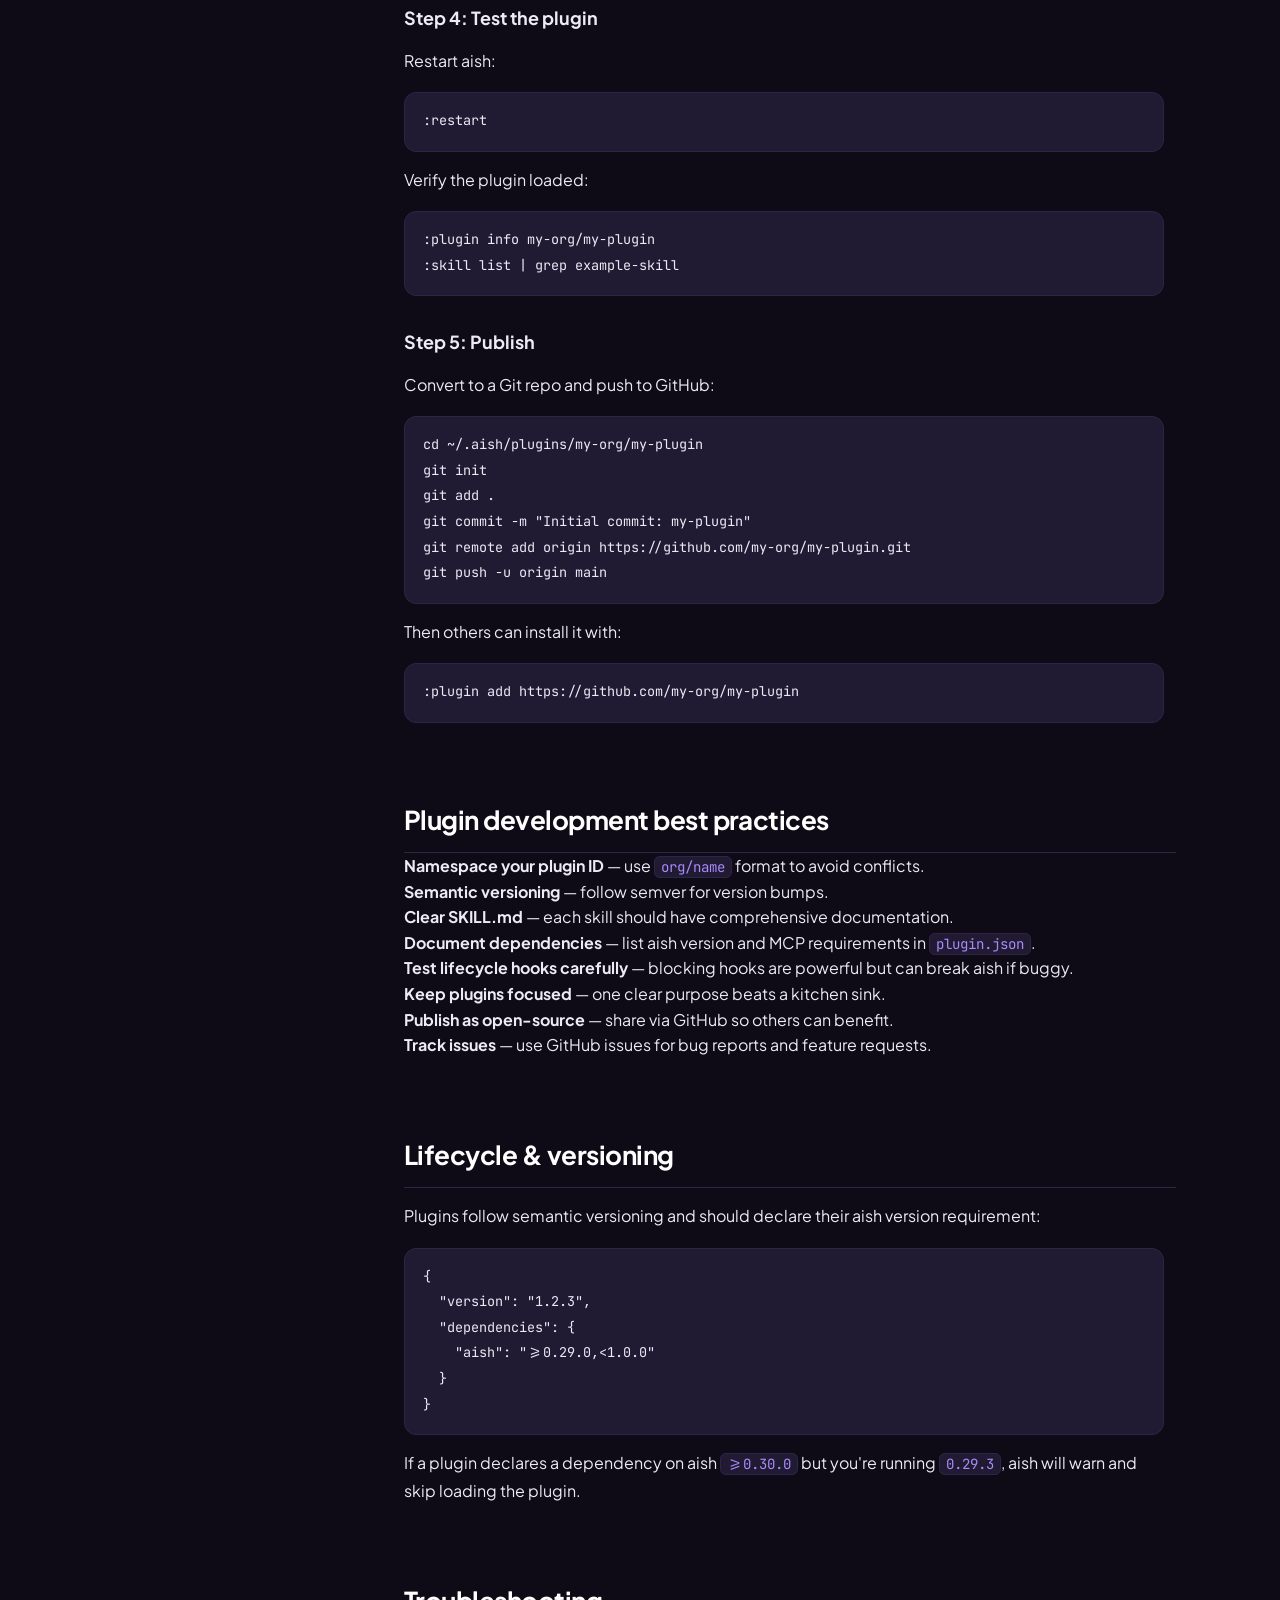
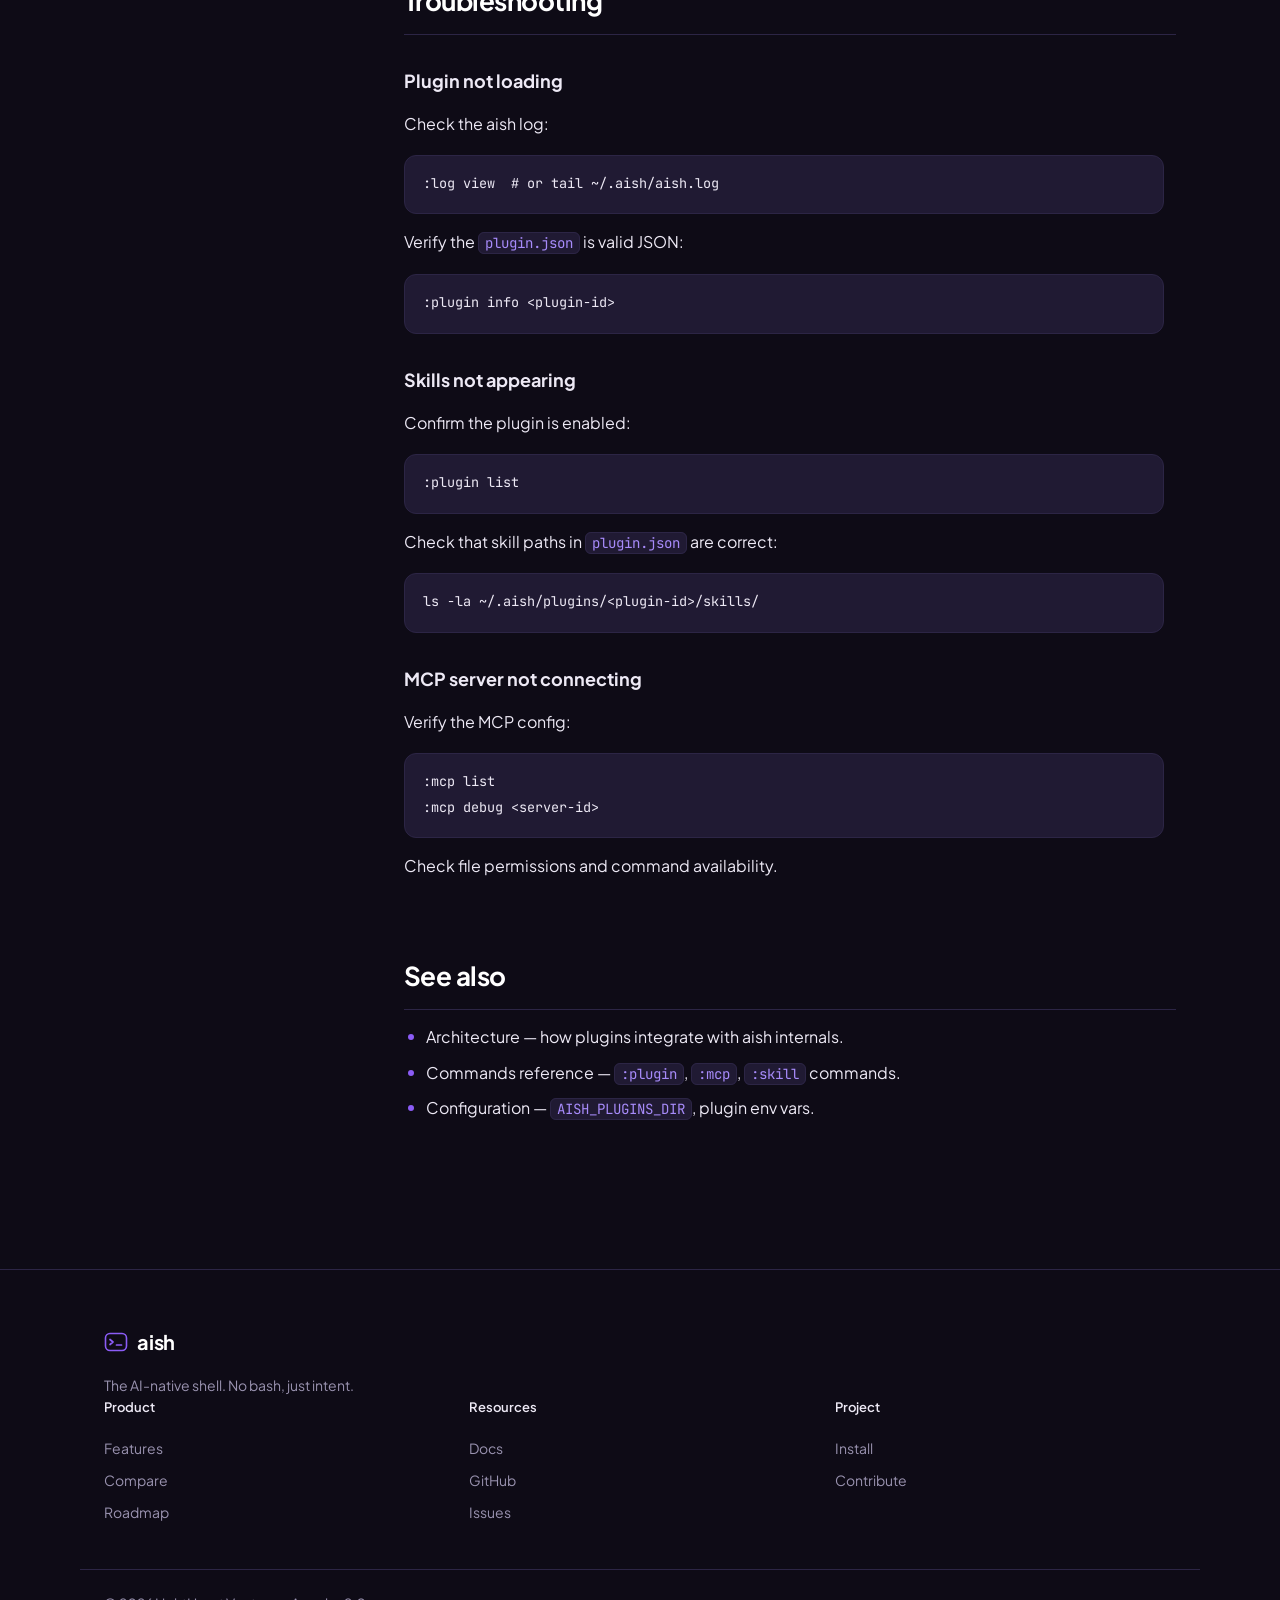
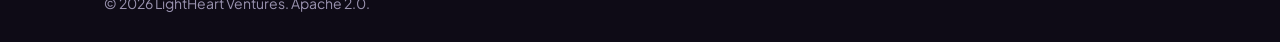
<file: site/plugins.html>
<!DOCTYPE html>
<html lang="en">
<head>
  <meta charset="UTF-8" />
  <meta name="viewport" content="width=device-width, initial-scale=1.0, viewport-fit=cover" />
  <meta name="theme-color" content="#0E0B16" />
  <title>Plugins — aish, the AI-native shell</title>
  <meta name="description" content="Extend aish with plugins: package skills, MCP servers, and lifecycle hooks. Manifest schema, installation, authoring, and troubleshooting." />

  <meta property="og:title" content="Plugins — aish Docs" />
  <meta property="og:description" content="Package skills, MCP servers, and lifecycle hooks into installable aish plugins." />
  <meta property="og:type" content="website" />

  <link rel="preconnect" href="https://fonts.googleapis.com" />
  <link rel="preconnect" href="https://fonts.gstatic.com" crossorigin />
  <link href="https://fonts.googleapis.com/css2?family=Plus+Jakarta+Sans:wght@400;500;600;700&family=JetBrains+Mono:wght@400;500;600&display=swap" rel="stylesheet" />
  <link rel="stylesheet" href="styles.css" />
  <link rel="stylesheet" href="docs.css" />
</head>
<body>
  <!-- ===================== NAV ===================== -->
  <header class="nav is-scrolled" id="nav">
    <div class="nav__inner">
      <a class="brand" href="index.html#top" aria-label="aish home">
        <svg class="brand__mark" width="26" height="26" viewBox="0 0 24 24" fill="none" aria-hidden="true">
          <rect x="1.5" y="3.5" width="21" height="17" rx="4.5" stroke="currentColor" stroke-width="1.6"/>
          <path d="M6 9.5l3 2.5-3 2.5" stroke="currentColor" stroke-width="1.7" stroke-linecap="round" stroke-linejoin="round"/>
          <path d="M12.5 15h5" stroke="currentColor" stroke-width="1.7" stroke-linecap="round"/>
        </svg>
        <span class="brand__name">aish</span>
      </a>

      <nav class="nav__links" aria-label="Primary">
        <a href="index.html#problem">Why</a>
        <a href="index.html#features">Features</a>
        <a href="index.html#compare">Compare</a>
        <a href="index.html#roadmap">Roadmap</a>
        <a href="docs.html">Docs</a>
      </nav>

      <div class="nav__cta">
        <a class="btn btn--ghost" href="https://github.com/LightHeart-Ventures/aish" target="_blank" rel="noopener">
          <svg width="18" height="18" viewBox="0 0 24 24" fill="currentColor" aria-hidden="true"><path d="M12 1.5A10.5 10.5 0 0 0 1.5 12a10.5 10.5 0 0 0 7.18 9.96c.53.1.72-.23.72-.5v-1.9c-2.92.64-3.54-1.25-3.54-1.25-.48-1.22-1.17-1.54-1.17-1.54-.95-.65.07-.64.07-.64 1.06.08 1.62 1.09 1.62 1.09.94 1.6 2.46 1.14 3.06.87.1-.68.37-1.14.67-1.4-2.33-.27-4.78-1.17-4.78-5.2 0-1.15.41-2.08 1.08-2.82-.11-.27-.47-1.34.1-2.78 0 0 .88-.28 2.88 1.07a9.9 9.9 0 0 1 5.24 0c2-1.35 2.88-1.07 2.88-1.07.57 1.44.21 2.51.1 2.78.68.74 1.08 1.67 1.08 2.82 0 4.04-2.46 4.92-4.8 5.18.38.33.71.97.71 1.96v2.9c0 .28.19.61.73.5A10.5 10.5 0 0 0 22.5 12 10.5 10.5 0 0 0 12 1.5Z"/></svg>
          <span>GitHub</span>
        </a>
        <a class="btn btn--primary" href="index.html#install">
          <span class="btn__label">Install</span>
          <svg class="btn__arrow" width="18" height="18" viewBox="0 0 24 24" fill="none" aria-hidden="true"><path d="M5 12h14M13 6l6 6-6 6" stroke="currentColor" stroke-width="1.9" stroke-linecap="round" stroke-linejoin="round"/></svg>
        </a>
      </div>
    </div>
  </header>

  <!-- ===================== DOCS ===================== -->
  <main class="docs" id="top">
    <!-- sidebar -->
    <aside class="docs__side">
      <nav class="docs-nav" aria-label="Documentation">
        <div class="docs-nav__group">
          <p class="docs-nav__h">Getting started</p>
          <div class="docs-nav__list">
            <a href="docs.html#install">Install</a>
            <a href="docs.html#first-command">Your first command</a>
            <a href="docs.html#requirements">Requirements</a>
          </div>
        </div>
        <div class="docs-nav__group">
          <p class="docs-nav__h">Concepts</p>
          <div class="docs-nav__list">
            <a href="docs.html#how-it-works">How aish works</a>
            <a href="docs.html#sessions">Sessions &amp; state</a>
            <a href="docs.html#mcp">MCP tools</a>
            <a href="docs.html#skills">Skills</a>
            <a href="docs.html#agents">Agents &amp; coordinators</a>
            <a href="docs.html#backends">Backends</a>
          </div>
        </div>
        <div class="docs-nav__group">
          <p class="docs-nav__h">Guides</p>
          <div class="docs-nav__list">
            <a href="getting-started.html">Getting started</a>
            <a href="architecture.html">Architecture</a>
            <a href="plugins.html" aria-current="page">Plugins</a>
            <a href="whats-new.html">What's new</a>
          </div>
        </div>
        <div class="docs-nav__group">
          <p class="docs-nav__h">Reference</p>
          <div class="docs-nav__list">
            <a href="commands.html">Slash commands</a>
            <a href="configuration.html">Configuration</a>
          </div>
        </div>
        <div class="docs-nav__group">
          <p class="docs-nav__h">Help</p>
          <div class="docs-nav__list">
            <a href="docs.html#troubleshooting">Troubleshooting</a>
            <a href="https://github.com/LightHeart-Ventures/aish" target="_blank" rel="noopener">GitHub&nbsp;↗</a>
          </div>
        </div>
      </nav>
    </aside>

    <!-- content -->
    <div class="docs__main">
      <div class="docs__lede">
        <p class="eyebrow">Guides</p>
        <h1>Plugins.</h1>
      </div>

      <div class="doc-callout">
        <svg width="18" height="18" viewBox="0 0 24 24" fill="none" aria-hidden="true"><path d="M12 16v-5m0-3.5h.01M12 22a10 10 0 1 1 0-20 10 10 0 0 1 0 20Z" stroke="currentColor" stroke-width="1.7" stroke-linecap="round" stroke-linejoin="round"/></svg>
        <p>Grounded in aish CLI version <strong>0.29.3+</strong>. Plugins enable community-driven skill contributions and customization.</p>
      </div>

      <section class="doc-section">
        <h2>What is a plugin?</h2>
        <p>A <strong>plugin</strong> is a packaged collection of <strong>skills</strong>, <strong>MCP servers</strong>, and lifecycle hooks that extend aish without modifying the core binary. Plugins live under <code>~/.aish/plugins/&lt;id&gt;/</code> and are discovered and loaded automatically on startup.</p>
        <p>Plugins are the mechanism for:</p>
        <ul class="doc-list">
          <li><strong>Extending skill catalogs</strong> — adding custom playbooks alongside built-in skills.</li>
          <li><strong>Registering MCP servers</strong> — bundling specialized Model Context Protocol integrations.</li>
          <li><strong>Lifecycle customization</strong> — hooking into aish events (<code>PreToolUse</code>, <code>PostToolUse</code>, etc.) to enforce policy, audit, or coordinate behavior.</li>
          <li><strong>Community distribution</strong> — sharing reusable workflows via public repos.</li>
        </ul>
      </section>

      <section class="doc-section">
        <h2>Plugin directory structure</h2>
        <div class="doc-code"><pre><code>~/.aish/plugins/
├── &lt;plugin-id&gt;/
│   ├── plugin.json              # Plugin manifest (required)
│   ├── skills/
│   │   ├── skill-1/SKILL.md
│   │   ├── skill-2/SKILL.md
│   │   └── ...
│   ├── mcp/
│   │   ├── server-config.json   # MCP server definitions (optional)
│   │   └── ...
│   ├── hooks/
│   │   └── lifecycle.js         # Event handlers (optional)
│   ├── resources/
│   │   └── ...                  # Bundled assets, docs, etc.
│   └── README.md                # Plugin documentation</code></pre></div>
      </section>

      <section class="doc-section">
        <h2>Plugin manifest (<code>plugin.json</code>)</h2>
        <p>Every plugin must include a <code>plugin.json</code> at its root:</p>
        <div class="doc-code"><pre><code>{
  "id": "my-org/my-plugin",
  "version": "1.0.0",
  "name": "My Custom Plugin",
  "description": "Adds specialized workflows and integrations",
  "author": "Your Name &lt;email@example.com&gt;",
  "license": "Apache-2.0",
  "enabled": true,
  "skills": [
    {
      "id": "my-skill-1",
      "path": "skills/skill-1/SKILL.md",
      "enabled": true
    }
  ],
  "mcp_servers": [
    {
      "id": "my-mcp-server",
      "config_path": "mcp/server-config.json",
      "enabled": true
    }
  ],
  "lifecycle_hooks": {
    "enabled": true,
    "handlers": "hooks/lifecycle.js"
  },
  "dependencies": {
    "aish": "&gt;=0.29.0"
  }
}</code></pre></div>

        <h3>Manifest fields</h3>
        <div class="doc-table-wrap">
          <table class="doc-table">
            <thead>
              <tr><th>Field</th><th>Type</th><th>Required</th><th>Description</th></tr>
            </thead>
            <tbody>
              <tr><td><code>id</code></td><td>string</td><td>Yes</td><td>Unique plugin identifier (namespace/name format recommended)</td></tr>
              <tr><td><code>version</code></td><td>semver</td><td>Yes</td><td>Plugin version (follows semantic versioning)</td></tr>
              <tr><td><code>name</code></td><td>string</td><td>Yes</td><td>Display name for the plugin</td></tr>
              <tr><td><code>description</code></td><td>string</td><td>No</td><td>Short description of what the plugin does</td></tr>
              <tr><td><code>author</code></td><td>string</td><td>No</td><td>Author name and email</td></tr>
              <tr><td><code>license</code></td><td>string</td><td>No</td><td>License identifier (SPDX)</td></tr>
              <tr><td><code>enabled</code></td><td>boolean</td><td>No</td><td>Whether the plugin is active (default: true)</td></tr>
              <tr><td><code>skills</code></td><td>array</td><td>No</td><td>Array of skill definitions</td></tr>
              <tr><td><code>mcp_servers</code></td><td>array</td><td>No</td><td>Array of MCP server definitions</td></tr>
              <tr><td><code>lifecycle_hooks</code></td><td>object</td><td>No</td><td>Event hook configuration</td></tr>
              <tr><td><code>dependencies</code></td><td>object</td><td>No</td><td>Version constraints (e.g., <code>"aish": "&gt;=0.29.0"</code>)</td></tr>
            </tbody>
          </table>
        </div>
      </section>

      <section class="doc-section">
        <h2>Skills in plugins</h2>
        <p>Each skill is a <code>SKILL.md</code> file following the standard aish skill format:</p>
        <div class="doc-code"><pre><code>---
name: example-skill
categories: [infrastructure, automation]
applies-to: [terraform, aws]
description: Automates Terraform workflows for AWS infrastructure
version: 1.0.0
tags: [iac, terraform, aws, devops]
license: Apache-2.0
---

# Example Skill

## Overview
[Skill documentation follows standard SKILL.md format...]

## Usage
...</code></pre></div>
        <p>Skills in plugins are auto-discovered and merged into the global skill catalog. If a plugin skill has the same <code>name</code> as an installed skill, the <strong>installed skill wins</strong>.</p>

        <h3>Example: adding a custom skill</h3>
        <div class="doc-code"><pre><code>~/.aish/plugins/my-org/my-plugin/
├── plugin.json
└── skills/
    └── deploy-app/
        └── SKILL.md</code></pre></div>
        <p>In <code>plugin.json</code>:</p>
        <div class="doc-code"><pre><code>{
  "skills": [
    {
      "id": "deploy-app",
      "path": "skills/deploy-app/SKILL.md",
      "enabled": true
    }
  ]
}</code></pre></div>
      </section>

      <section class="doc-section">
        <h2>MCP servers in plugins</h2>
        <p>Plugins can bundle MCP server definitions, allowing custom tools to be exposed to the agent:</p>
        <div class="doc-code"><pre><code>{
  "mcp_servers": [
    {
      "id": "my-custom-server",
      "config_path": "mcp/server-config.json",
      "enabled": true
    }
  ]
}</code></pre></div>
        <p>Example <code>mcp/server-config.json</code>:</p>
        <div class="doc-code"><pre><code>{
  "type": "stdio",
  "command": "python",
  "args": ["my_server.py"],
  "env": {
    "DEBUG": "1"
  }
}</code></pre></div>
        <p>MCP servers registered by plugins are loaded alongside core MCP servers and managed via <code>:mcp list</code> / <code>:mcp enable</code> / <code>:mcp disable</code>.</p>
      </section>

      <section class="doc-section">
        <h2>Lifecycle hooks</h2>
        <p>Plugins can observe or <strong>block</strong> aish events via lifecycle hooks. Hooks run in a <strong>sandboxed JavaScript VM</strong> within the aish process.</p>

        <h3>Supported events</h3>
        <div class="doc-table-wrap">
          <table class="doc-table">
            <thead>
              <tr><th>Event</th><th>When</th><th>Can block?</th><th>Use case</th></tr>
            </thead>
            <tbody>
              <tr><td><code>PreToolUse</code></td><td>Before any tool call (read/write/run)</td><td>Yes</td><td>Policy enforcement, audit, rate-limiting</td></tr>
              <tr><td><code>PostToolUse</code></td><td>After a tool call completes</td><td>No</td><td>Logging, metrics, state synchronization</td></tr>
              <tr><td><code>PreCommand</code></td><td>Before a <code>:command</code> is parsed</td><td>Yes</td><td>Command interception, routing override</td></tr>
              <tr><td><code>PostCommand</code></td><td>After a <code>:command</code> completes</td><td>No</td><td>Analytics, cleanup</td></tr>
              <tr><td><code>SessionStart</code></td><td>When aish starts</td><td>No</td><td>Initialization, setup</td></tr>
              <tr><td><code>SessionEnd</code></td><td>When aish exits</td><td>No</td><td>Cleanup, final audit</td></tr>
            </tbody>
          </table>
        </div>

        <h3>Example: <code>hooks/lifecycle.js</code></h3>
        <div class="doc-code"><pre><code>// Audit all file writes
exports.PreToolUse = function(event) {
  if (event.toolName === 'write_file') {
    console.log(`[AUDIT] Writing ${event.input.path}`);

    // Block writes to /etc/
    if (event.input.path.startsWith('/etc/')) {
      return {
        blocked: true,
        reason: 'Write to /etc/ not allowed by policy'
      };
    }
  }
  return { blocked: false };
};

// Log all command executions
exports.PostCommand = function(event) {
  console.log(`[TELEMETRY] Command: ${event.command}`);
};</code></pre></div>
        <p>Register in <code>plugin.json</code>:</p>
        <div class="doc-code"><pre><code>{
  "lifecycle_hooks": {
    "enabled": true,
    "handlers": "hooks/lifecycle.js"
  }
}</code></pre></div>
      </section>

      <section class="doc-section">
        <h2>Current plugins</h2>
        <p>The aish community and LightHeart Ventures maintain several reference plugins:</p>

        <h3>Official plugins</h3>
        <div class="doc-table-wrap">
          <table class="doc-table">
            <thead>
              <tr><th>Plugin</th><th>Purpose</th><th>Location</th></tr>
            </thead>
            <tbody>
              <tr><td><code>lightheart/agent-skills</code></td><td>LightHeart Ventures standard skill library</td><td>GitHub</td></tr>
              <tr><td><code>lightheart/aws-mcp</code></td><td>AWS SDK integration via MCP</td><td>GitHub</td></tr>
              <tr><td><code>lightheart/observability-mcp</code></td><td>Observability tooling (SigNoz, datadog, etc.)</td><td>GitHub</td></tr>
            </tbody>
          </table>
        </div>

        <h3>Community-contributed plugins</h3>
        <div class="doc-table-wrap">
          <table class="doc-table">
            <thead>
              <tr><th>Plugin</th><th>Purpose</th><th>Maintained by</th></tr>
            </thead>
            <tbody>
              <tr><td><code>community/terraform-skills</code></td><td>Terraform automation playbooks</td><td>Community</td></tr>
              <tr><td><code>community/kubernetes-mcp</code></td><td>Kubernetes API access</td><td>Community</td></tr>
              <tr><td><code>alirezarezvani/tdd-guide</code></td><td>Test-driven development workflows</td><td>alirezarezvani</td></tr>
            </tbody>
          </table>
        </div>
        <p>Browse all plugins: <code>:plugin list</code></p>
      </section>

      <section class="doc-section">
        <h2>Installing a plugin</h2>

        <h3>From GitHub</h3>
        <div class="doc-code"><pre><code>:plugin add https://github.com/owner/repo [--branch main]</code></pre></div>
        <p>aish clones the repo to <code>~/.aish/plugins/&lt;owner&gt;/&lt;repo&gt;</code> and loads it immediately.</p>

        <h3>From local disk</h3>
        <div class="doc-code"><pre><code># Manual setup
mkdir -p ~/.aish/plugins/my-org/my-plugin
git clone https://github.com/my-org/my-plugin ~/.aish/plugins/my-org/my-plugin
:restart  # Reload plugins</code></pre></div>

        <h3>Enabling / disabling</h3>
        <div class="doc-code"><pre><code>:plugin enable &lt;plugin-id&gt;
:plugin disable &lt;plugin-id&gt;</code></pre></div>
        <p>Disabling a plugin keeps it on disk but prevents it from loading — skills and MCP servers remain unavailable until re-enabled.</p>
      </section>

      <section class="doc-section">
        <h2>Creating a plugin</h2>

        <h3>Step 1: Initialize the plugin structure</h3>
        <div class="doc-code"><pre><code>mkdir -p ~/.aish/plugins/my-org/my-plugin/skills
cd ~/.aish/plugins/my-org/my-plugin</code></pre></div>

        <h3>Step 2: Create <code>plugin.json</code></h3>
        <div class="doc-code"><pre><code>{
  "id": "my-org/my-plugin",
  "version": "1.0.0",
  "name": "My Custom Plugin",
  "description": "Adds specialized workflows",
  "author": "Your Name &lt;email@example.com&gt;",
  "license": "Apache-2.0",
  "enabled": true,
  "skills": []
}</code></pre></div>

        <h3>Step 3: Add a skill</h3>
        <p>Create <code>skills/example/SKILL.md</code>:</p>
        <div class="doc-code"><pre><code>---
name: example-skill
description: An example skill from the plugin
version: 1.0.0
---

# Example Skill

[Your skill documentation here]</code></pre></div>
        <p>Update <code>plugin.json</code>:</p>
        <div class="doc-code"><pre><code>{
  "skills": [
    {
      "id": "example-skill",
      "path": "skills/example/SKILL.md",
      "enabled": true
    }
  ]
}</code></pre></div>

        <h3>Step 4: Test the plugin</h3>
        <p>Restart aish:</p>
        <div class="doc-code"><pre><code>:restart</code></pre></div>
        <p>Verify the plugin loaded:</p>
        <div class="doc-code"><pre><code>:plugin info my-org/my-plugin
:skill list | grep example-skill</code></pre></div>

        <h3>Step 5: Publish</h3>
        <p>Convert to a Git repo and push to GitHub:</p>
        <div class="doc-code"><pre><code>cd ~/.aish/plugins/my-org/my-plugin
git init
git add .
git commit -m "Initial commit: my-plugin"
git remote add origin https://github.com/my-org/my-plugin.git
git push -u origin main</code></pre></div>
        <p>Then others can install it with:</p>
        <div class="doc-code"><pre><code>:plugin add https://github.com/my-org/my-plugin</code></pre></div>
      </section>

      <section class="doc-section">
        <h2>Plugin development best practices</h2>
        <ol class="doc-list">
          <li><strong>Namespace your plugin ID</strong> — use <code>org/name</code> format to avoid conflicts.</li>
          <li><strong>Semantic versioning</strong> — follow semver for version bumps.</li>
          <li><strong>Clear SKILL.md</strong> — each skill should have comprehensive documentation.</li>
          <li><strong>Document dependencies</strong> — list aish version and MCP requirements in <code>plugin.json</code>.</li>
          <li><strong>Test lifecycle hooks carefully</strong> — blocking hooks are powerful but can break aish if buggy.</li>
          <li><strong>Keep plugins focused</strong> — one clear purpose beats a kitchen sink.</li>
          <li><strong>Publish as open-source</strong> — share via GitHub so others can benefit.</li>
          <li><strong>Track issues</strong> — use GitHub issues for bug reports and feature requests.</li>
        </ol>
      </section>

      <section class="doc-section">
        <h2>Lifecycle &amp; versioning</h2>
        <p>Plugins follow semantic versioning and should declare their aish version requirement:</p>
        <div class="doc-code"><pre><code>{
  "version": "1.2.3",
  "dependencies": {
    "aish": "&gt;=0.29.0,&lt;1.0.0"
  }
}</code></pre></div>
        <p>If a plugin declares a dependency on aish <code>&gt;=0.30.0</code> but you're running <code>0.29.3</code>, aish will warn and skip loading the plugin.</p>
      </section>

      <section class="doc-section">
        <h2>Troubleshooting</h2>

        <h3>Plugin not loading</h3>
        <p>Check the aish log:</p>
        <div class="doc-code"><pre><code>:log view  # or tail ~/.aish/aish.log</code></pre></div>
        <p>Verify the <code>plugin.json</code> is valid JSON:</p>
        <div class="doc-code"><pre><code>:plugin info &lt;plugin-id&gt;</code></pre></div>

        <h3>Skills not appearing</h3>
        <p>Confirm the plugin is enabled:</p>
        <div class="doc-code"><pre><code>:plugin list</code></pre></div>
        <p>Check that skill paths in <code>plugin.json</code> are correct:</p>
        <div class="doc-code"><pre><code>ls -la ~/.aish/plugins/&lt;plugin-id&gt;/skills/</code></pre></div>

        <h3>MCP server not connecting</h3>
        <p>Verify the MCP config:</p>
        <div class="doc-code"><pre><code>:mcp list
:mcp debug &lt;server-id&gt;</code></pre></div>
        <p>Check file permissions and command availability.</p>
      </section>

      <section class="doc-section">
        <h2>See also</h2>
        <ul class="doc-list">
          <li><a href="architecture.html">Architecture</a> — how plugins integrate with aish internals.</li>
          <li><a href="commands.html">Commands reference</a> — <code>:plugin</code>, <code>:mcp</code>, <code>:skill</code> commands.</li>
          <li><a href="configuration.html">Configuration</a> — <code>AISH_PLUGINS_DIR</code>, plugin env vars.</li>
        </ul>
      </section>
    </div>
  </main>

  <!-- ===================== FOOTER ===================== -->
  <footer class="footer">
    <div class="section__content">
      <div class="footer__brand">
        <a class="brand" href="index.html#top" aria-label="aish home">
          <svg class="brand__mark" width="24" height="24" viewBox="0 0 24 24" fill="none" aria-hidden="true">
            <rect x="1.5" y="3.5" width="21" height="17" rx="4.5" stroke="currentColor" stroke-width="1.6"/>
            <path d="M6 9.5l3 2.5-3 2.5" stroke="currentColor" stroke-width="1.7" stroke-linecap="round" stroke-linejoin="round"/>
            <path d="M12.5 15h5" stroke="currentColor" stroke-width="1.7" stroke-linecap="round"/>
          </svg>
          <span class="brand__name">aish</span>
        </a>
        <p class="footer__tag">The AI-native shell. No bash, just intent.</p>
      </div>

      <nav class="footer__cols" aria-label="Footer">
        <div class="footer__col">
          <p class="footer__h">Product</p>
          <a href="index.html#features">Features</a>
          <a href="index.html#compare">Compare</a>
          <a href="index.html#roadmap">Roadmap</a>
        </div>
        <div class="footer__col">
          <p class="footer__h">Resources</p>
          <a href="docs.html">Docs</a>
          <a href="https://github.com/LightHeart-Ventures/aish" target="_blank" rel="noopener">GitHub</a>
          <a href="https://github.com/LightHeart-Ventures/aish/issues" target="_blank" rel="noopener">Issues</a>
        </div>
        <div class="footer__col">
          <p class="footer__h">Project</p>
          <a href="index.html#install">Install</a>
          <a href="https://github.com/LightHeart-Ventures/aish" target="_blank" rel="noopener">Contribute</a>
        </div>
      </nav>
    </div>
    <div class="section__content footer__bar">
      <p>&copy; <span id="yr">2025</span> LightHeart Ventures. Apache 2.0.</p>
    </div>
  </footer>

  <script src="docs.js"></script>
</body>
</html>
</file>
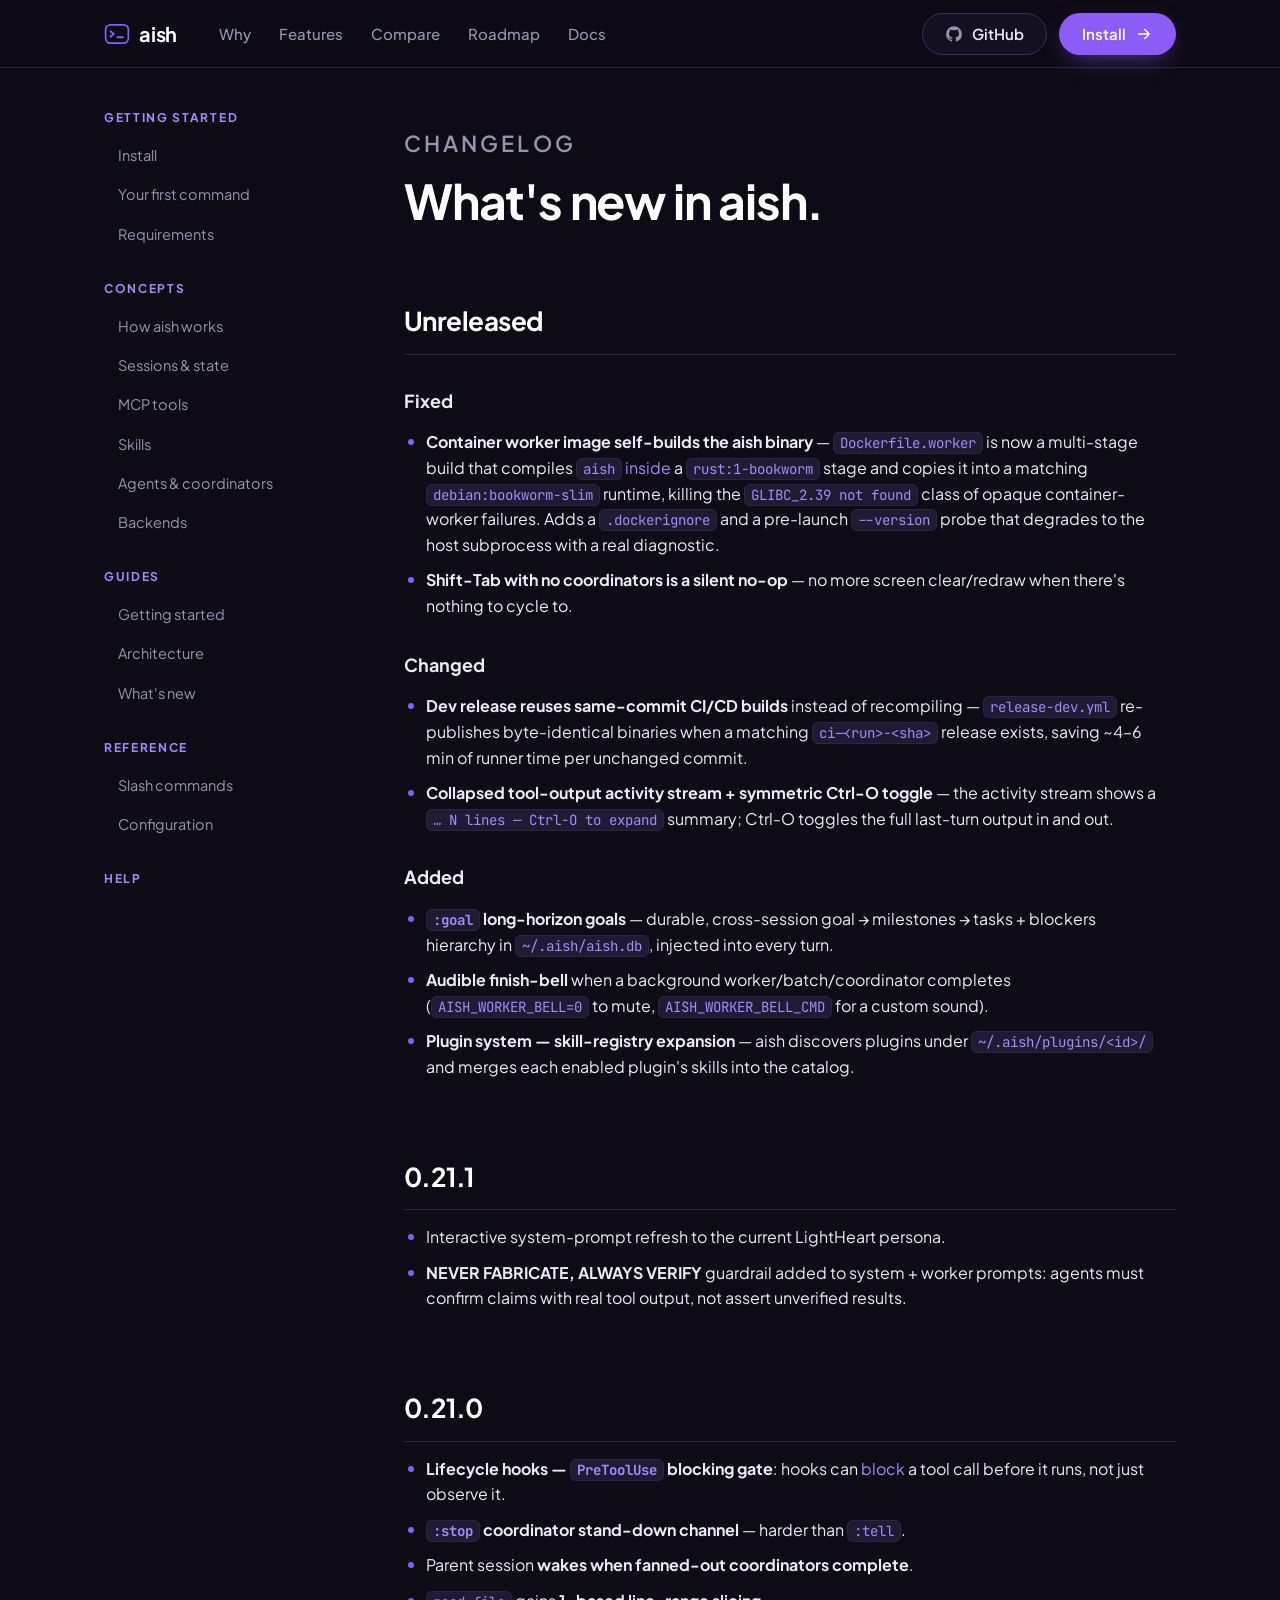
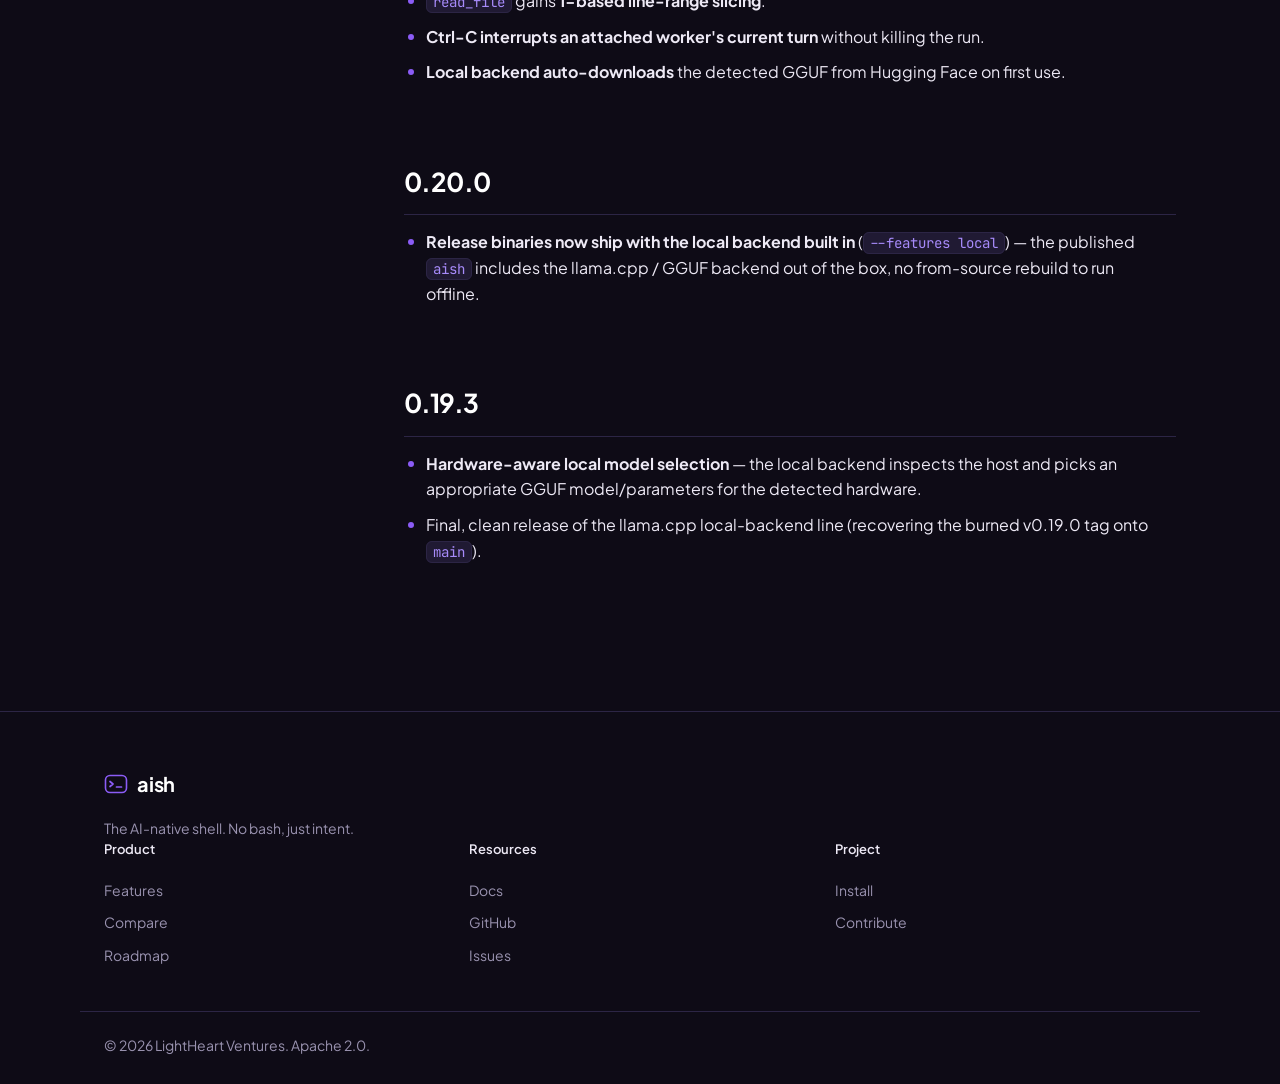
<file: site/whats-new.html>
<!DOCTYPE html>
<html lang="en">
<head>
  <meta charset="UTF-8" />
  <meta name="viewport" content="width=device-width, initial-scale=1.0, viewport-fit=cover" />
  <meta name="theme-color" content="#0E0B16" />
  <title>What's New — aish, the AI-native shell</title>
  <meta name="description" content="aish changelog: what's new, recent features, bug fixes, and version history." />

  <meta property="og:title" content="What's New — aish Docs" />
  <meta property="og:description" content="Recent changes, new features, and improvements to aish." />
  <meta property="og:type" content="website" />

  <link rel="preconnect" href="https://fonts.googleapis.com" />
  <link rel="preconnect" href="https://fonts.gstatic.com" crossorigin />
  <link href="https://fonts.googleapis.com/css2?family=Plus+Jakarta+Sans:wght@400;500;600;700&family=JetBrains+Mono:wght@400;500;600&display=swap" rel="stylesheet" />
  <link rel="stylesheet" href="styles.css" />
  <link rel="stylesheet" href="docs.css" />
</head>
<body>
  <!-- ===================== NAV ===================== -->
  <header class="nav is-scrolled" id="nav">
    <div class="nav__inner">
      <a class="brand" href="index.html#top" aria-label="aish home">
        <svg class="brand__mark" width="26" height="26" viewBox="0 0 24 24" fill="none" aria-hidden="true">
          <rect x="1.5" y="3.5" width="21" height="17" rx="4.5" stroke="currentColor" stroke-width="1.6"/>
          <path d="M6 9.5l3 2.5-3 2.5" stroke="currentColor" stroke-width="1.7" stroke-linecap="round" stroke-linejoin="round"/>
          <path d="M12.5 15h5" stroke="currentColor" stroke-width="1.7" stroke-linecap="round"/>
        </svg>
        <span class="brand__name">aish</span>
      </a>

      <nav class="nav__links" aria-label="Primary">
        <a href="index.html#problem">Why</a>
        <a href="index.html#features">Features</a>
        <a href="index.html#compare">Compare</a>
        <a href="index.html#roadmap">Roadmap</a>
        <a href="docs.html">Docs</a>
      </nav>

      <div class="nav__cta">
        <a class="btn btn--ghost" href="https://github.com/LightHeart-Ventures/aish" target="_blank" rel="noopener">
          <svg width="18" height="18" viewBox="0 0 24 24" fill="currentColor" aria-hidden="true"><path d="M12 1.5A10.5 10.5 0 0 0 1.5 12a10.5 10.5 0 0 0 7.18 9.96c.53.1.72-.23.72-.5v-1.9c-2.92.64-3.54-1.25-3.54-1.25-.48-1.22-1.17-1.54-1.17-1.54-.95-.65.07-.64.07-.64 1.06.08 1.62 1.09 1.62 1.09.94 1.6 2.46 1.14 3.06.87.1-.68.37-1.14.67-1.4-2.33-.27-4.78-1.17-4.78-5.2 0-1.15.41-2.08 1.08-2.82-.11-.27-.47-1.34.1-2.78 0 0 .88-.28 2.88 1.07a9.9 9.9 0 0 1 5.24 0c2-1.35 2.88-1.07 2.88-1.07.57 1.44.21 2.51.1 2.78.68.74 1.08 1.67 1.08 2.82 0 4.04-2.46 4.92-4.8 5.18.38.33.71.97.71 1.96v2.9c0 .28.19.61.73.5A10.5 10.5 0 0 0 22.5 12 10.5 10.5 0 0 0 12 1.5Z"/></svg>
          <span>GitHub</span>
        </a>
        <a class="btn btn--primary" href="index.html#install">
          <span class="btn__label">Install</span>
          <svg class="btn__arrow" width="18" height="18" viewBox="0 0 24 24" fill="none" aria-hidden="true"><path d="M5 12h14M13 6l6 6-6 6" stroke="currentColor" stroke-width="1.9" stroke-linecap="round" stroke-linejoin="round"/></svg>
        </a>
      </div>
    </div>
  </header>

  <!-- ===================== DOCS ===================== -->
  <main class="docs" id="top">
    <!-- sidebar -->
    <aside class="docs__side">
      <nav class="docs-nav" aria-label="Documentation">
        <div class="docs-nav__group">
          <p class="docs-nav__h">Getting started</p>
          <div class="docs-nav__list">
            <a href="docs.html#install">Install</a>
            <a href="docs.html#first-command">Your first command</a>
            <a href="docs.html#requirements">Requirements</a>
          </div>
        </div>
        <div class="docs-nav__group">
          <p class="docs-nav__h">Concepts</p>
          <div class="docs-nav__list">
            <a href="docs.html#how-it-works">How aish works</a>
            <a href="docs.html#sessions">Sessions &amp; state</a>
            <a href="docs.html#mcp">MCP tools</a>
            <a href="docs.html#skills">Skills</a>
            <a href="docs.html#agents">Agents &amp; coordinators</a>
            <a href="docs.html#backends">Backends</a>
          </div>
        </div>
        <div class="docs-nav__group">
          <p class="docs-nav__h">Guides</p>
          <div class="docs-nav__list">
            <a href="getting-started.html">Getting started</a>
            <a href="architecture.html">Architecture</a>
            <a href="whats-new.html" aria-current="page">What's new</a>
          </div>
        </div>
        <div class="docs-nav__group">
          <p class="docs-nav__h">Reference</p>
          <div class="docs-nav__list">
            <a href="commands.html">Slash commands</a>
            <a href="configuration.html">Configuration</a>
          </div>
        </div>
        <div class="docs-nav__group">
          <p class="docs-nav__h">Help</p>
          <div class="docs-nav__list">
            <a href="docs.html#troubleshooting">Troubleshooting</a>
            <a href="https://github.com/LightHeart-Ventures/aish" target="_blank" rel="noopener">GitHub&nbsp;↗</a>
          </div>
        </div>
      </nav>
    </aside>

    <!-- content -->
    <div class="docs__main">
      <div class="docs__lede">
        <p class="eyebrow">Changelog</p>
        <h1>What's new in aish.</h1>
      </div>

      <section class="doc-section">
        <h2>Unreleased</h2>
        <h3>Fixed</h3>
        <ul class="doc-list">
          <li><strong>Container worker image self-builds the aish binary</strong> — <code>Dockerfile.worker</code> is now a multi-stage build that compiles <code>aish</code> <em>inside</em> a <code>rust:1-bookworm</code> stage and copies it into a matching <code>debian:bookworm-slim</code> runtime, killing the <code>GLIBC_2.39 not found</code> class of opaque container-worker failures. Adds a <code>.dockerignore</code> and a pre-launch <code>--version</code> probe that degrades to the host subprocess with a real diagnostic.</li>
          <li><strong>Shift-Tab with no coordinators is a silent no-op</strong> — no more screen clear/redraw when there's nothing to cycle to.</li>
        </ul>
        <h3>Changed</h3>
        <ul class="doc-list">
          <li><strong>Dev release reuses same-commit CI/CD builds</strong> instead of recompiling — <code>release-dev.yml</code> re-publishes byte-identical binaries when a matching <code>ci-&lt;run&gt;-&lt;sha&gt;</code> release exists, saving ~4–6 min of runner time per unchanged commit.</li>
          <li><strong>Collapsed tool-output activity stream + symmetric Ctrl-O toggle</strong> — the activity stream shows a <code>… N lines — Ctrl-O to expand</code> summary; Ctrl-O toggles the full last-turn output in and out.</li>
        </ul>
        <h3>Added</h3>
        <ul class="doc-list">
          <li><strong><code>:goal</code> long-horizon goals</strong> — durable, cross-session goal → milestones → tasks + blockers hierarchy in <code>~/.aish/aish.db</code>, injected into every turn.</li>
          <li><strong>Audible finish-bell</strong> when a background worker/batch/coordinator completes (<code>AISH_WORKER_BELL=0</code> to mute, <code>AISH_WORKER_BELL_CMD</code> for a custom sound).</li>
          <li><strong>Plugin system — skill-registry expansion</strong> — aish discovers plugins under <code>~/.aish/plugins/&lt;id&gt;/</code> and merges each enabled plugin's skills into the catalog.</li>
        </ul>
      </section>

      <section class="doc-section">
        <h2>0.21.1</h2>
        <ul class="doc-list">
          <li>Interactive system-prompt refresh to the current LightHeart persona.</li>
          <li><strong>NEVER FABRICATE, ALWAYS VERIFY</strong> guardrail added to system + worker prompts: agents must confirm claims with real tool output, not assert unverified results.</li>
        </ul>
      </section>

      <section class="doc-section">
        <h2>0.21.0</h2>
        <ul class="doc-list">
          <li><strong>Lifecycle hooks — <code>PreToolUse</code> blocking gate</strong>: hooks can <em>block</em> a tool call before it runs, not just observe it.</li>
          <li><strong><code>:stop</code> coordinator stand-down channel</strong> — harder than <code>:tell</code>.</li>
          <li>Parent session <strong>wakes when fanned-out coordinators complete</strong>.</li>
          <li><code>read_file</code> gains <strong>1-based line-range slicing</strong>.</li>
          <li><strong>Ctrl-C interrupts an attached worker's current turn</strong> without killing the run.</li>
          <li><strong>Local backend auto-downloads</strong> the detected GGUF from Hugging Face on first use.</li>
        </ul>
      </section>

      <section class="doc-section">
        <h2>0.20.0</h2>
        <ul class="doc-list">
          <li><strong>Release binaries now ship with the local backend built in</strong> (<code>--features local</code>) — the published <code>aish</code> includes the llama.cpp / GGUF backend out of the box, no from-source rebuild to run offline.</li>
        </ul>
      </section>

      <section class="doc-section">
        <h2>0.19.3</h2>
        <ul class="doc-list">
          <li><strong>Hardware-aware local model selection</strong> — the local backend inspects the host and picks an appropriate GGUF model/parameters for the detected hardware.</li>
          <li>Final, clean release of the llama.cpp local-backend line (recovering the burned v0.19.0 tag onto <code>main</code>).</li>
        </ul>
      </section>
    </div>
  </main>

  <!-- ===================== FOOTER ===================== -->
  <footer class="footer">
    <div class="section__content">
      <div class="footer__brand">
        <a class="brand" href="index.html#top" aria-label="aish home">
          <svg class="brand__mark" width="24" height="24" viewBox="0 0 24 24" fill="none" aria-hidden="true">
            <rect x="1.5" y="3.5" width="21" height="17" rx="4.5" stroke="currentColor" stroke-width="1.6"/>
            <path d="M6 9.5l3 2.5-3 2.5" stroke="currentColor" stroke-width="1.7" stroke-linecap="round" stroke-linejoin="round"/>
            <path d="M12.5 15h5" stroke="currentColor" stroke-width="1.7" stroke-linecap="round"/>
          </svg>
          <span class="brand__name">aish</span>
        </a>
        <p class="footer__tag">The AI-native shell. No bash, just intent.</p>
      </div>

      <nav class="footer__cols" aria-label="Footer">
        <div class="footer__col">
          <p class="footer__h">Product</p>
          <a href="index.html#features">Features</a>
          <a href="index.html#compare">Compare</a>
          <a href="index.html#roadmap">Roadmap</a>
        </div>
        <div class="footer__col">
          <p class="footer__h">Resources</p>
          <a href="docs.html">Docs</a>
          <a href="https://github.com/LightHeart-Ventures/aish" target="_blank" rel="noopener">GitHub</a>
          <a href="https://github.com/LightHeart-Ventures/aish/issues" target="_blank" rel="noopener">Issues</a>
        </div>
        <div class="footer__col">
          <p class="footer__h">Project</p>
          <a href="index.html#install">Install</a>
          <a href="https://github.com/LightHeart-Ventures/aish" target="_blank" rel="noopener">Contribute</a>
        </div>
      </nav>
    </div>
    <div class="section__content footer__bar">
      <p>&copy; <span id="yr">2025</span> LightHeart Ventures. Apache 2.0.</p>
    </div>
  </footer>

  <script src="docs.js"></script>
</body>
</html>
</file>
<file: site/styles.css>
/* ============================================================
   aish marketing site — styles
   Dark mode, violet accent. See DESIGN_REF.md for the system.
   ============================================================ */

:root {
  /* color */
  --bg: #0E0B16;
  --surface: #171327;
  --surface-2: #201A33;
  --border: #2C2545;
  --border-hi: #3A2F5C;
  --accent: #8B5CF6;
  --accent-hi: #A78BFA;
  --accent-press: #7C3AED;
  --text: #EDE9F5;
  --text-strong: #FFFFFF;
  --text-muted: #9A93B0;
  --ok: #34D399;
  --no: #F0606B;

  /* type */
  --font-sans: "Plus Jakarta Sans", system-ui, -apple-system, Segoe UI, Roboto, sans-serif;
  --font-mono: "JetBrains Mono", ui-monospace, SFMono-Regular, Menlo, monospace;
  --fs-hero: clamp(40px, 7vw, 76px);
  --fs-h2: clamp(30px, 4.4vw, 48px);
  --fs-h3: 24px;
  --fs-lead: clamp(18px, 2.2vw, 22px);
  --fs-body: 16px;
  --fs-small: 14px;

  /* layout */
  --maxw: 1120px;
  --gutter: 24px;
  --nav-h: 68px;
  --radius: 18px;
  --radius-sm: 12px;
  --ease: cubic-bezier(.22,.61,.36,1);
}

/* ---------- reset ---------- */
*, *::before, *::after { box-sizing: border-box; }
html, body { overflow-x: hidden; }
html { scroll-behavior: smooth; scroll-padding-top: var(--nav-h); }
body {
  margin: 0;
  background: var(--bg);
  color: var(--text);
  font-family: var(--font-sans);
  font-size: var(--fs-body);
  line-height: 1.6;
  -webkit-font-smoothing: antialiased;
  text-rendering: optimizeLegibility;
}
h1, h2, h3 { margin: 0; color: var(--text-strong); font-weight: 700; }
p { margin: 0; }
a { color: inherit; text-decoration: none; }
em { font-style: normal; color: var(--accent-hi); }
ul, ol { margin: 0; padding: 0; list-style: none; }
:focus-visible { outline: 2px solid var(--accent-hi); outline-offset: 3px; border-radius: 6px; }

/* min-width:0 guard for flex/grid children (overflow protection) */
.grid > *, .hero__inner > *, .footer__cols > *, .nav__inner > * { min-width: 0; }

/* ---------- shared section scaffolding ---------- */
.section__content {
  width: 100%;
  max-width: var(--maxw);
  margin-inline: auto;
  padding-inline: var(--gutter);
}
.section {
  display: flex;
  align-items: center;
  min-height: 100vh;
  min-height: 100dvh;
  padding-block: 96px;
}
.section__head { max-width: 720px; margin-bottom: 56px; }
.eyebrow {
  font-size: var(--fs-small);
  font-weight: 600;
  letter-spacing: .14em;
  text-transform: uppercase;
  color: var(--accent-hi);
  margin-bottom: 16px;
}
.section__title { font-size: var(--fs-h2); line-height: 1.1; letter-spacing: -0.025em; }
.section__lead { margin-top: 20px; font-size: var(--fs-lead); color: var(--text-muted); line-height: 1.55; }

/* ============================================================
   NAV
   ============================================================ */
.nav {
  position: fixed;
  top: 0; left: 0; right: 0;
  z-index: 100;
  height: var(--nav-h);
  background: color-mix(in srgb, var(--bg) 82%, transparent);
  border-bottom: 1px solid transparent;
  transition: background .3s var(--ease), border-color .3s var(--ease);
}
.nav.is-scrolled {
  background: color-mix(in srgb, var(--bg) 92%, transparent);
  border-bottom-color: var(--border);
  backdrop-filter: blur(12px);
}
.nav__inner {
  height: 100%;
  max-width: var(--maxw);
  margin-inline: auto;
  padding-inline: var(--gutter);
  display: flex;
  align-items: center;
  gap: 24px;
}
.brand { display: inline-flex; align-items: center; gap: 9px; color: var(--text-strong); }
.brand__mark { color: var(--accent); flex: none; }
.brand__name { font-weight: 700; font-size: 20px; letter-spacing: -0.01em; }
.nav__links {
  display: flex;
  gap: 28px;
  margin-left: 18px;
  margin-right: auto;
  font-size: 15px;
  font-weight: 500;
  color: var(--text-muted);
}
.nav__links a { position: relative; padding: 6px 0; transition: color .2s var(--ease); }
.nav__links a::after {
  content: "";
  position: absolute; left: 0; bottom: 0;
  width: 100%; height: 2px;
  background: var(--accent);
  transform: scaleX(0);
  transform-origin: left;
  transition: transform .25s var(--ease);
}
.nav__links a:hover { color: var(--text); }
.nav__links a:hover::after { transform: scaleX(1); }
.nav__cta { display: flex; align-items: center; gap: 12px; }

/* ============================================================
   BUTTONS
   ============================================================ */
.btn {
  --pv: 11px; --ph: 22px;
  display: inline-flex;
  align-items: center;
  justify-content: center;
  gap: 9px;
  padding: var(--pv) var(--ph);
  border-radius: 999px;
  font-family: inherit;
  font-size: 15px;
  font-weight: 600;
  line-height: 1.2;
  cursor: pointer;
  border: 1px solid transparent;
  white-space: nowrap;
  transition: transform .14s var(--ease), background .2s var(--ease),
              border-color .2s var(--ease), color .2s var(--ease), box-shadow .2s var(--ease);
}
.btn--lg { --pv: 15px; --ph: 30px; font-size: 16px; }
.btn--primary {
  background: var(--accent);
  color: var(--text-strong);
  box-shadow: 0 8px 26px -10px color-mix(in srgb, var(--accent) 75%, transparent);
}
.btn--primary:hover { background: var(--accent-hi); }
.btn--primary:active { background: var(--accent-press); transform: scale(.97); }
.btn--ghost {
  background: color-mix(in srgb, var(--surface) 70%, transparent);
  color: var(--text);
  border-color: var(--border-hi);
}
.btn--ghost:hover { background: var(--surface-2); border-color: var(--accent); color: var(--text-strong); }
.btn--ghost:active { transform: scale(.97); }
.btn__arrow { transition: transform .22s var(--ease); }
.btn:hover .btn__arrow { transform: translateX(4px); }
.nav__cta .btn--ghost svg { color: var(--text-muted); transition: color .2s var(--ease); }
.nav__cta .btn--ghost:hover svg { color: var(--text); }

/* ============================================================
   HERO
   ============================================================ */
.hero {
  position: relative;
  display: flex;
  align-items: center;
  min-height: 100vh;
  min-height: 100dvh;
  padding-top: calc(var(--nav-h) + 40px);
  padding-bottom: 64px;
  overflow: hidden;
}
.hero__glow {
  position: absolute;
  inset: 0;
  z-index: 0;
  pointer-events: none;
  background:
    radial-gradient(540px 420px at 78% 24%, color-mix(in srgb, var(--accent) 34%, transparent), transparent 70%),
    radial-gradient(460px 380px at 12% 86%, color-mix(in srgb, #5B8DEF 22%, transparent), transparent 72%);
  filter: blur(8px);
  opacity: .85;
  animation: glowPulse 9s ease-in-out infinite;
}
@keyframes glowPulse { 0%,100% { opacity: .7; } 50% { opacity: .95; } }
.hero__inner {
  position: relative;
  z-index: 1;
  display: grid;
  grid-template-columns: 1.05fr .95fr;
  gap: 56px;
  align-items: center;
}
.hero__title { font-size: var(--fs-hero); line-height: 1.02; letter-spacing: -0.035em; }
.hero__title .accent { color: var(--accent-hi); position: relative; white-space: nowrap; }
.strike { position: relative; color: var(--text-muted); }
.strike::after {
  content: "";
  position: absolute; left: -2%; right: -2%; top: 52%;
  height: 4px; border-radius: 4px;
  background: var(--no);
  transform: scaleX(0); transform-origin: left;
  animation: strike .6s var(--ease) .5s forwards;
}
@keyframes strike { to { transform: scaleX(1); } }
.caret {
  display: inline-block;
  width: 3px; height: .92em;
  margin-left: 4px; margin-right: -7px;
  vertical-align: -0.08em;
  background: var(--accent-hi);
  animation: blink 1.05s steps(1) infinite;
}
@keyframes blink { 50% { opacity: 0; } }
.hero__lead {
  margin-top: 26px;
  max-width: 540px;
  font-size: var(--fs-lead);
  color: var(--text-muted);
  line-height: 1.55;
}
.hero__actions { margin-top: 36px; display: flex; flex-wrap: wrap; gap: 14px; }
.hero__meta {
  margin-top: 32px;
  display: flex;
  flex-wrap: wrap;
  gap: 12px 24px;
  font-size: var(--fs-small);
  color: var(--text-muted);
}
.hero__meta li { display: inline-flex; align-items: center; gap: 8px; }
.hero__meta svg { color: var(--ok); flex: none; }

/* terminal */
.terminal {
  background: var(--surface);
  border: 1px solid var(--border);
  border-radius: var(--radius);
  overflow: hidden;
  box-shadow: 0 30px 80px -40px rgba(0,0,0,.8);
}
.terminal__bar {
  display: flex;
  align-items: center;
  gap: 8px;
  padding: 13px 16px;
  background: var(--surface-2);
  border-bottom: 1px solid var(--border);
}
.terminal__dot { width: 11px; height: 11px; border-radius: 50%; background: var(--border-hi); }
.terminal__dot:nth-child(1) { background: #E06C75; }
.terminal__dot:nth-child(2) { background: #E5C07B; }
.terminal__dot:nth-child(3) { background: #98C379; }
.terminal__title {
  margin-left: 8px;
  font-family: var(--font-mono);
  font-size: 12.5px;
  color: var(--text-muted);
}
.terminal__body {
  margin: 0;
  padding: 22px 20px;
  min-height: 340px;
  font-family: var(--font-mono);
  font-size: 13.5px;
  line-height: 1.75;
  white-space: pre-wrap;
  word-break: break-word;
  font-variant-numeric: tabular-nums;
}
.t-prompt { color: var(--accent-hi); }
.t-user { color: var(--text); }
.t-sys { color: var(--text-muted); }
.t-ok { color: var(--ok); }
.t-dim { color: #6F6890; }
.t-cursor {
  display: inline-block; width: 8px; height: 1em;
  background: var(--accent-hi); vertical-align: -0.12em;
  animation: blink 1.05s steps(1) infinite;
}

/* ============================================================
   CARDS / GRIDS
   ============================================================ */
.grid { display: grid; gap: 22px; }
.grid--3 { grid-template-columns: repeat(3, 1fr); }
.grid--2 { grid-template-columns: repeat(2, 1fr); }
.card {
  background: var(--surface);
  border: 1px solid var(--border);
  border-radius: var(--radius);
  padding: 28px;
  transition: transform .25s var(--ease), border-color .25s var(--ease), background .25s var(--ease);
}
.card:hover { transform: translateY(-4px); border-color: var(--border-hi); }
.card--feature:hover { border-color: var(--accent); }
.card__title {
  display: flex;
  align-items: center;
  gap: 12px;
  font-size: var(--fs-h3);
  font-weight: 600;
  margin-bottom: 12px;
  letter-spacing: -0.01em;
}
.card__icon { color: var(--accent-hi); flex: none; }
.card p { color: var(--text-muted); line-height: 1.6; }
.card p code, .timeline__desc code, .compare__note code {
  font-family: var(--font-mono);
  font-size: .88em;
  padding: 1px 6px;
  border-radius: 6px;
  color: var(--accent-hi);
  background: color-mix(in srgb, var(--accent) 12%, transparent);
  border: 1px solid color-mix(in srgb, var(--accent) 22%, transparent);
  white-space: nowrap;
}

/* ============================================================
   COMPARE TABLE
   ============================================================ */
.table-wrap {
  border: 1px solid var(--border);
  border-radius: var(--radius);
  overflow: hidden;
  background: var(--surface);
}
.ctable { width: 100%; border-collapse: collapse; }
.ctable th, .ctable td { padding: 18px 20px; text-align: center; font-size: 15px; }
.ctable thead th { font-weight: 600; color: var(--text-muted); border-bottom: 1px solid var(--border); }
.ctable thead .ctable__aish { color: var(--accent-hi); }
.ctable tbody th[scope="row"] {
  text-align: left;
  font-weight: 500;
  color: var(--text);
}
.ctable tbody tr:nth-child(even) { background: color-mix(in srgb, var(--surface-2) 55%, transparent); }
.ctable tbody tr:not(:last-child) th, .ctable tbody tr:not(:last-child) td { border-bottom: 1px solid var(--border); }
.ctable__aish { background: color-mix(in srgb, var(--accent) 9%, transparent); }
.ctable thead th.ctable__aish { background: color-mix(in srgb, var(--accent) 14%, transparent); }
.mark { display: inline-flex; align-items: center; justify-content: center; }
.mark::before {
  width: 22px; height: 22px;
  display: inline-flex; align-items: center; justify-content: center;
  border-radius: 50%;
  font-family: var(--font-mono);
  font-size: 13px; font-weight: 600;
}
.mark--ok::before { content: "✓"; color: var(--ok); background: color-mix(in srgb, var(--ok) 16%, transparent); }
.mark--no[data-l="no"]::before { content: "✕"; color: var(--no); background: color-mix(in srgb, var(--no) 14%, transparent); }
.mark--no[data-l="soon"]::before { content: "◷"; color: var(--accent-hi); background: color-mix(in srgb, var(--accent) 16%, transparent); }
.compare__note { margin-top: 18px; font-size: var(--fs-small); color: var(--text-muted); }

/* ============================================================
   ROADMAP TIMELINE
   ============================================================ */
.timeline { position: relative; max-width: 760px; }
.timeline__item { display: grid; grid-template-columns: 28px 1fr; gap: 20px; }
.timeline__rail { position: relative; display: flex; justify-content: center; }
.timeline__rail::before {
  content: ""; position: absolute; top: 0; bottom: -8px;
  width: 2px; background: var(--border);
}
.timeline__item:last-child .timeline__rail::before { bottom: auto; height: 14px; }
.timeline__node {
  position: relative; z-index: 1;
  width: 14px; height: 14px; margin-top: 5px;
  border-radius: 50%;
  background: var(--surface);
  border: 2px solid var(--border-hi);
}
.timeline__item--now .timeline__node {
  background: var(--accent);
  border-color: var(--accent);
  box-shadow: 0 0 0 0 color-mix(in srgb, var(--accent) 60%, transparent);
  animation: nodePulse 2.4s var(--ease) infinite;
}
@keyframes nodePulse {
  0% { box-shadow: 0 0 0 0 color-mix(in srgb, var(--accent) 55%, transparent); }
  70% { box-shadow: 0 0 0 12px color-mix(in srgb, var(--accent) 0%, transparent); }
  100% { box-shadow: 0 0 0 0 color-mix(in srgb, var(--accent) 0%, transparent); }
}
.timeline__body { padding-bottom: 34px; }
.timeline__ver {
  display: flex; align-items: center; gap: 12px; flex-wrap: wrap;
  font-family: var(--font-mono);
  font-size: 17px; font-weight: 600;
  color: var(--text-strong);
  margin-bottom: 8px;
}
.timeline__desc { color: var(--text-muted); line-height: 1.6; }
.chip {
  font-family: var(--font-sans);
  font-size: 12px; font-weight: 600; letter-spacing: .02em;
  padding: 3px 11px; border-radius: 999px;
  color: var(--text-muted);
  background: var(--surface-2);
  border: 1px solid var(--border);
}
.chip--live {
  color: var(--ok);
  background: color-mix(in srgb, var(--ok) 12%, transparent);
  border-color: color-mix(in srgb, var(--ok) 30%, transparent);
}

/* ============================================================
   CTA / INSTALL
   ============================================================ */
.cta { position: relative; overflow: hidden; text-align: center; }
.cta__glow {
  position: absolute; inset: 0; z-index: 0; pointer-events: none;
  background: radial-gradient(560px 360px at 50% 30%, color-mix(in srgb, var(--accent) 26%, transparent), transparent 70%);
  filter: blur(6px);
}
.cta__content { position: relative; z-index: 1; max-width: 760px; }
.cta__title { font-size: var(--fs-h2); letter-spacing: -0.025em; }
.cta__lead { margin-top: 18px; font-size: var(--fs-lead); color: var(--text-muted); }
.codeblock {
  position: relative;
  margin: 40px auto 0;
  max-width: 640px;
  text-align: left;
  background: var(--surface);
  border: 1px solid var(--border);
  border-radius: var(--radius-sm);
  padding: 22px 56px 22px 22px;
}
.codeblock__code {
  display: block;
  font-family: var(--font-mono);
  font-size: 13.5px;
  line-height: 1.85;
  color: var(--text);
  white-space: pre-wrap;
  word-break: break-word;
}
.codeblock__copy {
  position: absolute; top: 14px; right: 14px;
  display: inline-flex; align-items: center; gap: 6px;
  padding: 7px 11px;
  font-family: var(--font-sans); font-size: 13px; font-weight: 500;
  color: var(--text-muted);
  background: var(--surface-2);
  border: 1px solid var(--border);
  border-radius: 9px;
  cursor: pointer;
  transition: transform .14s var(--ease), color .2s var(--ease), border-color .2s var(--ease);
}
.codeblock__copy:hover { color: var(--text); border-color: var(--accent); }
.codeblock__copy:active { transform: scale(.95); }
.codeblock__copy.is-copied { color: var(--ok); border-color: color-mix(in srgb, var(--ok) 40%, transparent); }
.copy-label { line-height: 1; }
.cta__actions { margin-top: 32px; display: flex; flex-wrap: wrap; gap: 14px; justify-content: center; }

/* ============================================================
   FOOTER
   ============================================================ */
.footer { border-top: 1px solid var(--border); padding-block: 56px 28px; }
.footer__inner { display: grid; grid-template-columns: 1.4fr 2fr; gap: 40px; }
.footer__tag { margin-top: 14px; color: var(--text-muted); font-size: var(--fs-small); max-width: 280px; }
.footer__cols { display: grid; grid-template-columns: repeat(3, 1fr); gap: 24px; }
.footer__h { font-size: 13px; font-weight: 600; color: var(--text); margin-bottom: 14px; }
.footer__col a {
  display: block;
  color: var(--text-muted);
  font-size: var(--fs-small);
  padding: 5px 0;
  transition: color .2s var(--ease);
}
.footer__col a:hover { color: var(--accent-hi); }
.footer__bar {
  margin-top: 40px;
  padding-top: 22px;
  border-top: 1px solid var(--border);
  display: flex; justify-content: space-between; flex-wrap: wrap; gap: 10px;
  font-size: var(--fs-small);
  color: var(--text-muted);
}

/* ============================================================
   TOAST
   ============================================================ */
.toast {
  position: fixed;
  left: 50%; bottom: 28px;
  transform: translate(-50%, 140%);
  z-index: 200;
  display: inline-flex; align-items: center; gap: 9px;
  padding: 12px 18px;
  background: var(--surface-2);
  border: 1px solid color-mix(in srgb, var(--ok) 34%, var(--border));
  border-radius: 999px;
  color: var(--text);
  font-size: var(--fs-small); font-weight: 500;
  box-shadow: 0 20px 50px -22px rgba(0,0,0,.85);
  transition: transform .35s var(--ease);
}
.toast svg { color: var(--ok); }
.toast.is-show { transform: translate(-50%, 0); }

/* ============================================================
   SCROLL REVEAL
   ============================================================ */
.reveal { opacity: 0; transform: translateY(24px); transition: opacity .7s var(--ease), transform .7s var(--ease); }
.reveal.is-in { opacity: 1; transform: none; }

/* ============================================================
   RESPONSIVE
   ============================================================ */
@media (max-width: 940px) {
  .hero__inner { grid-template-columns: 1fr; gap: 44px; }
  .terminal { order: 2; }
  .grid--3 { grid-template-columns: 1fr 1fr; }
  .footer__inner { grid-template-columns: 1fr; gap: 32px; }
}

@media (max-width: 720px) {
  :root { --nav-h: 60px; }
  .nav__links { display: none; }
  /* Hero: drop 100vh centering on mobile (DESIGN_REF / spacing rule) */
  .hero {
    min-height: auto;
    align-items: flex-start;
    padding-top: calc(var(--nav-h) + 24px);
    padding-bottom: 48px;
  }
  /* nav: sticky on mobile, solid bg (no backdrop-filter) */
  .nav { position: sticky; background: var(--bg); }
  .nav.is-scrolled { backdrop-filter: none; background: var(--bg); }
  .section { min-height: auto; padding-block: 72px; }
  .section__head { margin-bottom: 40px; }
  .grid--3, .grid--2 { grid-template-columns: 1fr; }
  .hero__actions .btn, .cta__actions .btn { flex: 1 1 auto; }
  .terminal__body { min-height: 280px; font-size: 12.5px; }
  /* compare table scrolls horizontally with an edge-fade affordance */
  .table-wrap { overflow-x: auto; -webkit-overflow-scrolling: touch;
    -webkit-mask-image: linear-gradient(to right, #000 0, #000 calc(100% - 32px), transparent 100%);
            mask-image: linear-gradient(to right, #000 0, #000 calc(100% - 32px), transparent 100%); }
  .ctable { min-width: 540px; }
  .footer__bar { justify-content: flex-start; }
}

/* ============================================================
   REDUCED MOTION
   ============================================================ */
@media (prefers-reduced-motion: reduce) {
  html { scroll-behavior: auto; }
  *, *::before, *::after {
    animation-duration: .001ms !important;
    animation-iteration-count: 1 !important;
    transition-duration: .001ms !important;
  }
  .reveal { opacity: 1; transform: none; }
  .caret, .t-cursor, .hero__glow, .timeline__item--now .timeline__node { animation: none !important; }
  .strike::after { transform: scaleX(1); }
}
</file>
<file: site/docs.css>
/* ============================================================
   aish docs — layout on top of styles.css design tokens
   Sidebar + content reading column. Dark mode, violet accent.
   Reuses :root tokens, .btn, .codeblock, .footer from styles.css.
   ============================================================ */

/* ---------- docs shell ---------- */
.docs {
  max-width: var(--maxw);
  margin-inline: auto;
  padding-inline: var(--gutter);
  padding-top: calc(var(--nav-h) + 40px);
  padding-bottom: 96px;
  display: grid;
  grid-template-columns: 244px minmax(0, 1fr);
  gap: 56px;
  align-items: start;
}

/* ---------- sidebar ---------- */
.docs__side {
  position: sticky;
  top: calc(var(--nav-h) + 24px);
  align-self: start;
  max-height: calc(100vh - var(--nav-h) - 48px);
  overflow-y: auto;
  padding-right: 8px;
}
.docs__side::-webkit-scrollbar { width: 8px; }
.docs__side::-webkit-scrollbar-thumb { background: var(--border); border-radius: 8px; }

.docs-nav__group { margin-bottom: 26px; }
.docs-nav__h {
  font-size: 12px;
  font-weight: 700;
  letter-spacing: .14em;
  text-transform: uppercase;
  color: var(--accent-hi);
  margin-bottom: 10px;
}
.docs-nav__list { display: flex; flex-direction: column; gap: 2px; }
.docs-nav__list a {
  display: block;
  padding: 7px 12px;
  border-radius: var(--radius-sm);
  font-size: 14.5px;
  color: var(--text-muted);
  border-left: 2px solid transparent;
  transition: color .18s var(--ease), background .18s var(--ease);
}
.docs-nav__list a:hover { color: var(--text); background: var(--surface); }
.docs-nav__list a.is-active {
  color: var(--text-strong);
  background: var(--surface);
  border-left-color: var(--accent);
}

/* ---------- content column ---------- */
.docs__main { min-width: 0; }
.docs__lede { max-width: 760px; margin-bottom: 48px; }
.docs__lede .eyebrow { margin-bottom: 14px; }
.docs__lede h1 {
  font-size: var(--fs-h2);
  line-height: 1.1;
  letter-spacing: -0.025em;
  color: var(--text-strong);
}
.docs__lede p { margin-top: 18px; font-size: var(--fs-lead); color: var(--text-muted); }

.doc-section { padding-top: 24px; margin-bottom: 52px; scroll-margin-top: calc(var(--nav-h) + 24px); }
.doc-section > h2 {
  font-size: 26px;
  letter-spacing: -0.02em;
  padding-bottom: 12px;
  border-bottom: 1px solid var(--border);
}
.doc-section > h3 {
  font-size: 18px;
  color: var(--text);
  margin-top: 32px;
  margin-bottom: 10px;
}
.doc-section p { margin-top: 14px; color: var(--text); line-height: 1.7; max-width: 760px; }
.doc-section p.muted { color: var(--text-muted); }
.doc-section a.link { color: var(--accent-hi); }
.doc-section a.link:hover { text-decoration: underline; }

.doc-section ul.doc-list { margin-top: 14px; display: flex; flex-direction: column; gap: 10px; max-width: 760px; }
.doc-section ul.doc-list li {
  position: relative;
  padding-left: 22px;
  color: var(--text);
  line-height: 1.6;
}
.doc-section ul.doc-list li::before {
  content: "";
  position: absolute;
  left: 4px; top: 10px;
  width: 6px; height: 6px;
  border-radius: 50%;
  background: var(--accent);
}
.doc-section code {
  font-family: var(--font-mono);
  font-size: 0.88em;
  background: var(--surface-2);
  border: 1px solid var(--border);
  border-radius: 6px;
  padding: 1px 6px;
  color: var(--accent-hi);
}

/* code block (reuses .codeblock look from styles.css but self-contained) */
.doc-code {
  margin-top: 18px;
  position: relative;
  background: var(--surface-2);
  border: 1px solid var(--border);
  border-radius: var(--radius-sm);
  padding: 16px 18px;
  overflow-x: auto;
  max-width: 760px;
}
.doc-code pre { margin: 0; }
.doc-code code {
  font-family: var(--font-mono);
  font-size: 13.5px;
  line-height: 1.7;
  color: var(--text);
  background: none;
  border: 0;
  padding: 0;
  white-space: pre;
}
.doc-code .c-prompt { color: var(--accent-hi); }
.doc-code .c-dim { color: var(--text-muted); }
.doc-code .c-ok { color: var(--ok); }

/* command reference table */
.doc-table-wrap { margin-top: 20px; overflow-x: auto; border: 1px solid var(--border); border-radius: var(--radius-sm); max-width: 760px; }
table.doc-table { width: 100%; border-collapse: collapse; font-size: 14.5px; }
table.doc-table th, table.doc-table td { text-align: left; padding: 12px 16px; border-bottom: 1px solid var(--border); vertical-align: top; }
table.doc-table thead th { color: var(--text-muted); font-weight: 600; font-size: 13px; letter-spacing: .04em; text-transform: uppercase; }
table.doc-table tbody tr:last-child td { border-bottom: 0; }
table.doc-table td:first-child { white-space: nowrap; }
table.doc-table td code { background: var(--surface); }

/* callout */
.doc-callout {
  margin-top: 20px;
  display: flex;
  gap: 12px;
  padding: 16px 18px;
  background: color-mix(in srgb, var(--accent) 10%, var(--surface));
  border: 1px solid var(--border-hi);
  border-radius: var(--radius-sm);
  max-width: 760px;
}
.doc-callout svg { flex: none; color: var(--accent-hi); margin-top: 2px; }
.doc-callout p { margin-top: 0; font-size: 14.5px; color: var(--text); }

/* ---------- responsive ---------- */
@media (max-width: 900px) {
  .docs { grid-template-columns: 1fr; gap: 8px; padding-top: calc(var(--nav-h) + 24px); }
  .docs__side {
    position: static;
    max-height: none;
    overflow: visible;
    margin-bottom: 12px;
    padding: 14px 16px;
    background: var(--surface);
    border: 1px solid var(--border);
    border-radius: var(--radius-sm);
  }
  .docs-nav { display: grid; grid-template-columns: repeat(2, 1fr); gap: 8px 24px; }
  .docs-nav__group { margin-bottom: 12px; }
}
</file>
